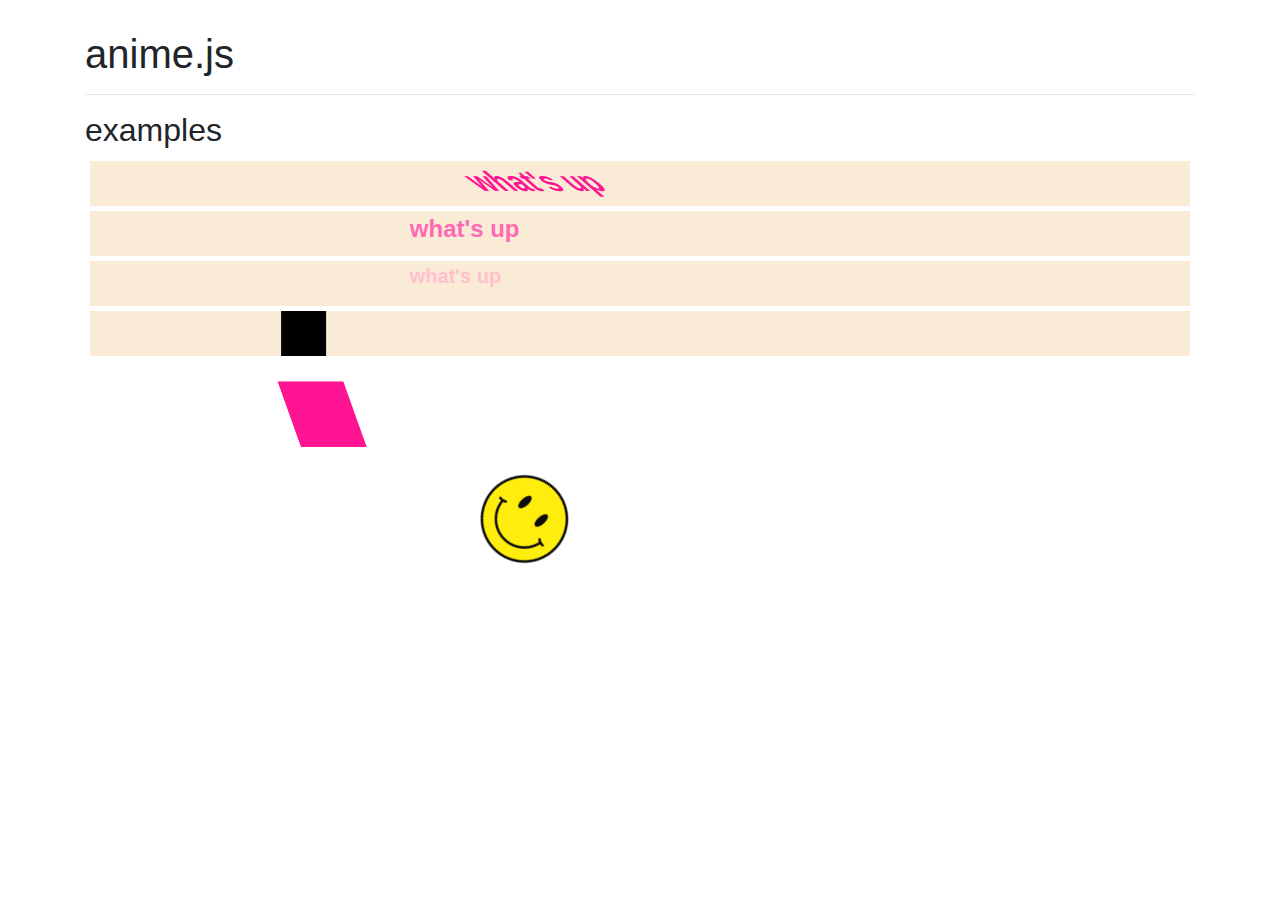
<file: animeCSS/index.html>
<!DOCTYPE html>
<html>

<head>
  <meta charset="UTF-8">
  <script src="libs/anime-master/lib/anime.min.js" type="text/javascript"></script>
  <link rel="stylesheet" href="anime.css">

  <!---bootstrap style-->
  <link rel="stylesheet" href="https://stackpath.bootstrapcdn.com/bootstrap/4.4.1/css/bootstrap.min.css" integrity="sha384-Vkoo8x4CGsO3+Hhxv8T/Q5PaXtkKtu6ug5TOeNV6gBiFeWPGFN9MuhOf23Q9Ifjh" crossorigin="anonymous">
    <script src="https://code.jquery.com/jquery-3.4.1.slim.min.js" integrity="sha384-J6qa4849blE2+poT4WnyKhv5vZF5SrPo0iEjwBvKU7imGFAV0wwj1yYfoRSJoZ+n" crossorigin="anonymous"></script>
    <script src="https://cdn.jsdelivr.net/npm/popper.js@1.16.0/dist/umd/popper.min.js" integrity="sha384-Q6E9RHvbIyZFJoft+2mJbHaEWldlvI9IOYy5n3zV9zzTtmI3UksdQRVvoxMfooAo" crossorigin="anonymous"></script>
    <script src="https://stackpath.bootstrapcdn.com/bootstrap/4.4.1/js/bootstrap.min.js" integrity="sha384-wfSDF2E50Y2D1uUdj0O3uMBJnjuUD4Ih7YwaYd1iqfktj0Uod8GCExl3Og8ifwB6" crossorigin="anonymous"></script>
</head>

<body>
  <div class="container" style="padding-top: 30px">
    <h1>anime.js</h1>
    <hr>
  </div>

  <div class="container">

    <div class="row">
        <div class="col">
            <h2>examples</h2>
        </div>
    </div>

    <div class="row1">
        <div class="txt"> what's up </div>
    </div>

    <div class="row1">
        <div id="id1"> what's up </div>
    </div>

    <div class="row1">
        <p class="txt2"> what's up </p>
    </div>

    <div class="row1">
      <svg class="box" width="800" height="180">
        <rect x="0" y="0" width="45" height="45"/>
      </svg>
    </div>
<br>

    <div class="row">
      <svg class="box3" width="800" height="180">
          <rect x="0" y="0" width="60" height="60" fill="deeppink"/>
      </svg>
    </div>
<br>

    <div class="row3">
      <img class="image" src="img/smiley.png" width="100" height="100">
    </div>

  </div> <!--container-->

  <script src="anime.js"></script>

</body>

</html>
</file>
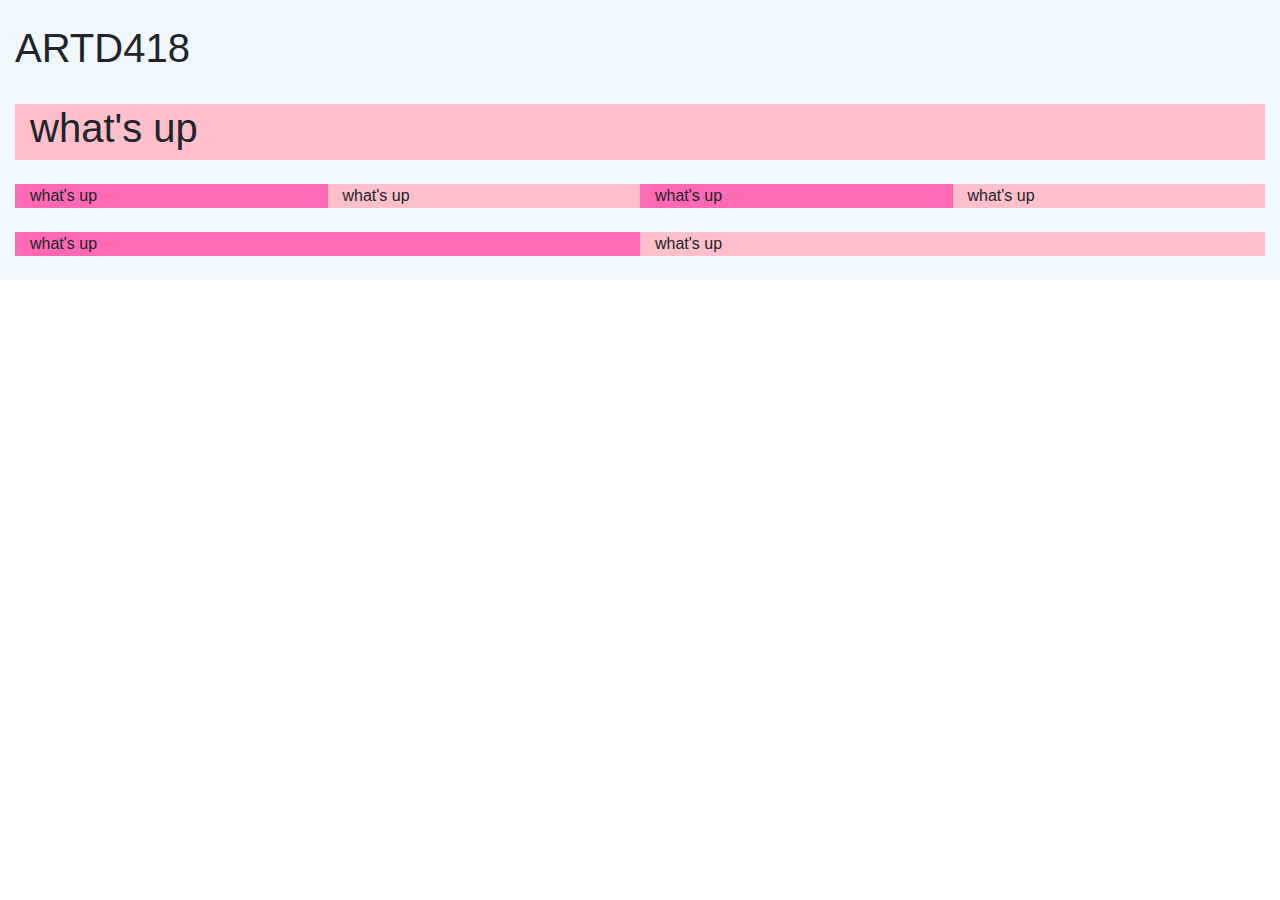
<file: Bootstrap/index.html>
<!DOCTYPE html>
<html>

<head>
	<link rel="stylesheet" href="https://maxcdn.bootstrapcdn.com/bootstrap/4.4.1/css/bootstrap.min.css">
	<script src="https://ajax.googleapis.com/ajax/libs/jquery/3.4.1/jquery.min.js"></script>
	<script src="https://cdnjs.cloudflare.com/ajax/libs/popper.js/1.16.0/umd/popper.min.js"></script>
	<script src="https://maxcdn.bootstrapcdn.com/bootstrap/4.4.1/js/bootstrap.min.js"></script>
</head>

<body>
	<div class="container-fluid" style="background-color:aliceblue">
		<br>
		<h1>ARTD418</h1>
		<br>

		<div class="container-fluid">

			<div class="row">
				<div class="col" style="background-color:pink">
					<h1>what's up<h2>
				</div><!---column-->

			</div><!---row--->
			<br>

			<div class="row">
				<div class="col" style="background-color:hotpink">what's up</div><!---column-->
				<div class="col" style="background-color:pink">what's up</div><!---column-->
				<div class="col" style="background-color:hotpink">what's up</div><!---column-->
				<div class="col" style="background-color:pink">what's up</div><!---column-->
			</div><!---row--->
			<br>

			<div class="row">
				<div class="col" style="background-color:hotpink">what's up</div><!---column-->

				<div class="col" style="background-color:pink">what's up</div><!---column-->
			</div><!---row--->
			<br>

		</div><!---row--->

	</div><!---container--->

</body>

</html>
</file>
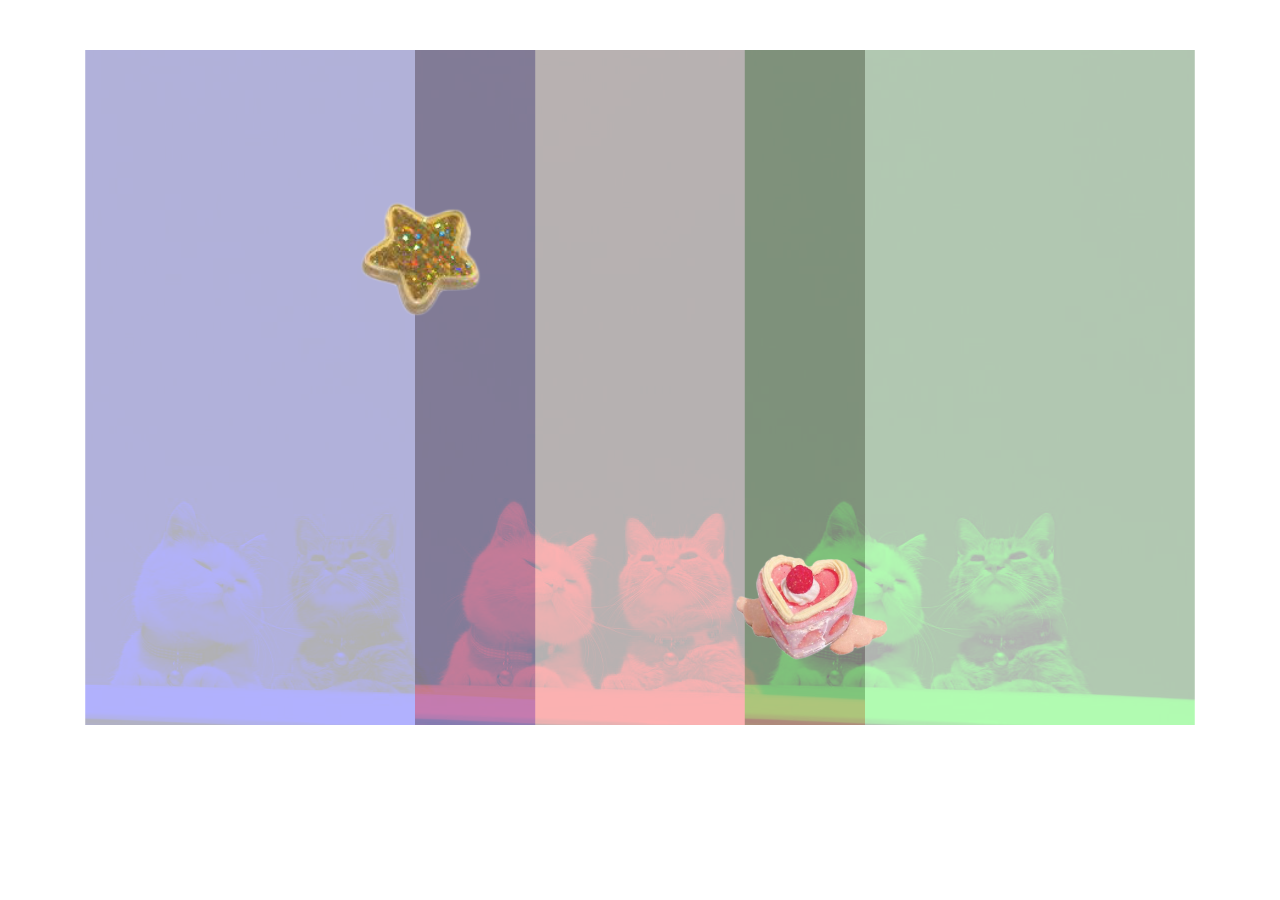
<file: photoAnime/index.html>
<!DOCTYPE html>
<html>

<head>
  <meta charset="UTF-8">
  <script src="libs/anime-master/lib/anime.min.js" type="text/javascript"></script>
  <script src="libs/p5.min.js"></script>
  <script src="libs/p5.dom.js"></script>
  <link rel="stylesheet" href="anime.css">

  <!---bootstrap style-->
  <link rel="stylesheet" href="https://stackpath.bootstrapcdn.com/bootstrap/4.4.1/css/bootstrap.min.css" integrity="sha384-Vkoo8x4CGsO3+Hhxv8T/Q5PaXtkKtu6ug5TOeNV6gBiFeWPGFN9MuhOf23Q9Ifjh" crossorigin="anonymous">
    <script src="https://code.jquery.com/jquery-3.4.1.slim.min.js" integrity="sha384-J6qa4849blE2+poT4WnyKhv5vZF5SrPo0iEjwBvKU7imGFAV0wwj1yYfoRSJoZ+n" crossorigin="anonymous"></script>
    <script src="https://cdn.jsdelivr.net/npm/popper.js@1.16.0/dist/umd/popper.min.js" integrity="sha384-Q6E9RHvbIyZFJoft+2mJbHaEWldlvI9IOYy5n3zV9zzTtmI3UksdQRVvoxMfooAo" crossorigin="anonymous"></script>
    <script src="https://stackpath.bootstrapcdn.com/bootstrap/4.4.1/js/bootstrap.min.js" integrity="sha384-wfSDF2E50Y2D1uUdj0O3uMBJnjuUD4Ih7YwaYd1iqfktj0Uod8GCExl3Og8ifwB6" crossorigin="anonymous"></script>
</head>

<body>
  <div class="container" style="padding-top: 50px">
    <div class="fixed">
      <img class="star" src="img/star.png" width="30%" height="30%">
    </div>

    <div class="fixed2">
      <img class="hellokitty" src="img/cake.png" width="30%" height="30%">
    </div>

    <div class="row">
      <div class="col">
        <img id="image1" src="img/bluecat.jpg">
      </div>
      <div class="col">
        <img class="image2" src="img/redcat.jpg">
      </div>
      <div class="col">
        <img class="image3" src="img/greencat.jpg">
      </div>
    </div>

    <div class="row">
    </div>

  </div>

  <script src="anime.js"></script>

</body>

</html>
</file>
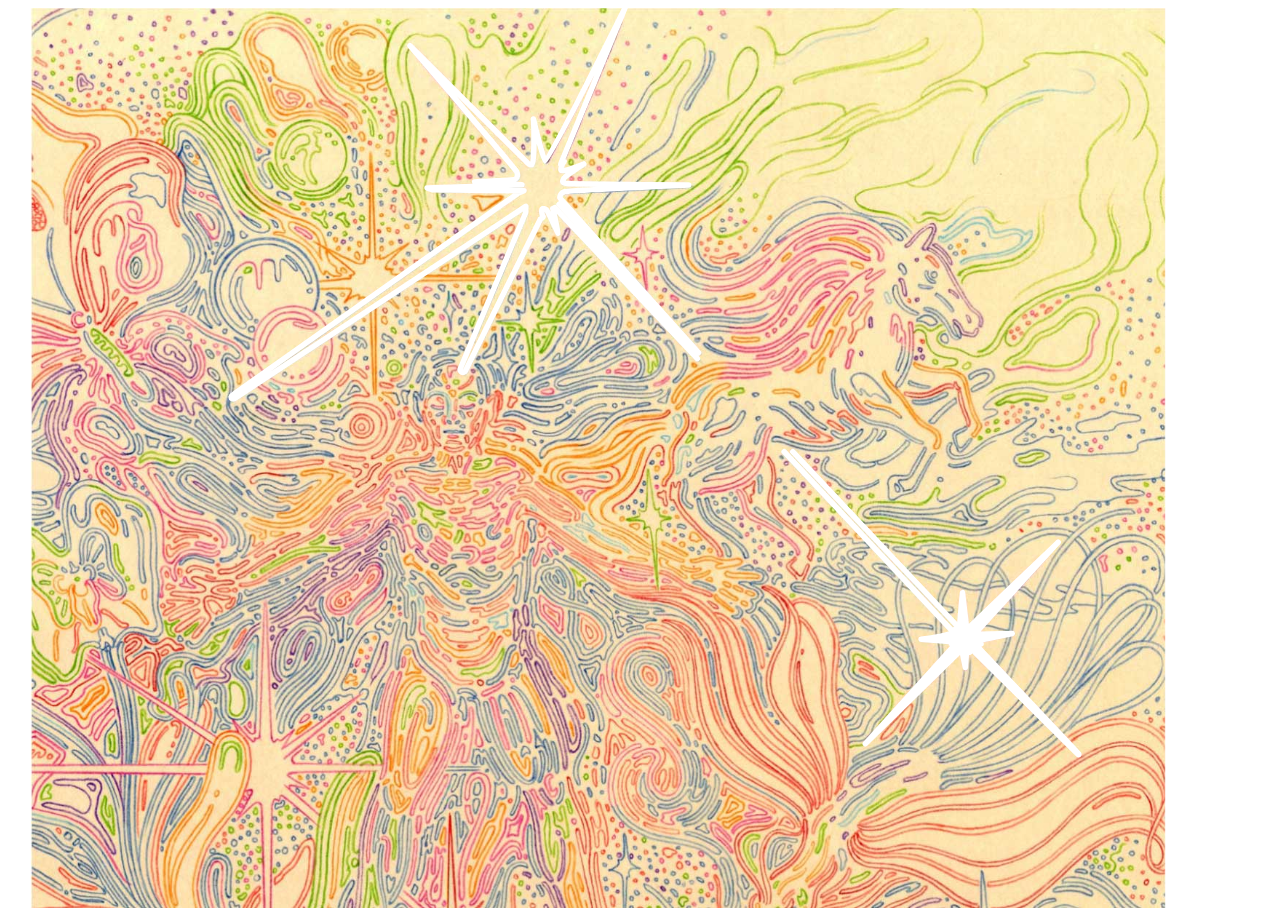
<file: svgAnime/index.html>
<!DOCTYPE html>
<html lang="en">

<head>
    <meta charset="UTF-8">

    <!-- libraries -->
    <script src="libs/p5.js" type="text/javascript"></script>
    <script src="libs/p5.dom.js" type="text/javascript"></script>
    <script src="libs/anime.min.js" type="text/javascript"></script>

    <!-- codigo javaScript -->
    <script src="p5_test.js"></script>

    <!-- css style -->
    <link rel="stylesheet" href="css/anime.css">

</head>


<body>
    <div class="anim">
        <!-- START SVG paths -->
      <?xml version="1.0" encoding="utf-8"?>
      <!-- Generator: Adobe Illustrator 24.0.3, SVG Export Plug-In . SVG Version: 6.00 Build 0)  -->
      <svg version="1.0" xmlns="http://www.w3.org/2000/svg" xmlns:xlink="http://www.w3.org/1999/xlink" x="0px" y="0px"
      	 viewBox="0 0 1648.9 1308.4" style="enable-background:new 0 0 1648.9 1308.4;" xml:space="preserve">
        <style type="text/css">
        	.st0{fill:none;stroke:#FFFFFF;stroke-width:5;stroke-linecap:round;stroke-miterlimit:10;}
        	.st1{fill:#FFFFFF;stroke:#FFFFFF;stroke-width:5;stroke-linecap:round;stroke-linejoin:round;stroke-miterlimit:10;}
        	.st2{fill:none;stroke:#FFFFFF;stroke-width:5;stroke-linecap:round;stroke-linejoin:round;stroke-miterlimit:10;}
        </style>
        <g id="Layer_1">

        		<image style="overflow:visible;" width="1562" height="1241" xlink:href="735AC42A57AC3853.jpg"  transform="matrix(1.0558 0 0 1.0558 -0.1116 -0.8701)">
        	</image>
        </g>
        <g id="Layer_2">
        	<path class="st0" d="M1107.6,645L1353,905.2c0,0-1.8,10.4-12.8,1.1L1095,645"/>
        	<path class="st1" d="M1376.4,925l5-0.4l-3.1-3.1c0.3-0.7,0.5-1.4,0.6-2.2l47.8-9.9l-49,0.9c-0.7-1.4-1.6-2.6-2.6-3.8l118.4-129.9
        		l-129.4,123.6c-1.3-0.3-2.7-0.6-4.1-0.7v-1.1l-5.7-48.5l-4.3,50.1l0,0.5c-5.4,1.6-9.8,4.8-12.2,8.9c-11.5,3.9-43.6,8.4-43.6,8.4
        		l41.9,3.1l0.3,0c0.8,2.7,2.5,5.1,4.7,7.1l-128.1,141.6l139.4-136.1c0.3,0.1,0.7,0.1,1,0.2l5.1,25l1.5-21.1v-3.8
        		c0.8-0.1,1.5-0.2,2.3-0.3l2.8,2.8v-3.5c0.9-0.3,1.7-0.6,2.6-0.9l155.3,153.7c1.3,0.1,0-1.7,0-1.7l-147.1-156L1376.4,925z"/>
        	<path class="st2" d="M767.9,285.2l202.8,216.1c0,0-200.3-222.9-201.3-224.7s0.3-8.2,6.6-9.7s180.2-9.7,180.2-9.7
        		S785.2,255.7,778,255c-7.3-0.7-4.7-5-2.9-7.8c1.8-2.8,28.6-20.5,28.6-20.5s-30.7,13-32.7,9.6c-2-3.3,4.2-13.4,4.2-13.4
        		s-7.8,10.4-3.8,0.9C775.5,214.3,863.7,0,863.7,0S752.3,223.8,748.3,222.7c-4-1.2-17.8-61.4-17.8-61.4c1.4,13.1,1.4,64.8-1.8,66.4
        		c-3.2,1.6-9.2-5.1-9.2-5.1L551.1,54.7c0,0,152,178.1,154.7,182.4c2.7,4.2,1.9,10.1-1.3,11.7c-3.2,1.6-59.4,4-59.4,4l68.9,4.2
        		l-138.1,4.5l8.5,2.9l132.5,1.3l-8.7,3.5l-415.8,294c-0.7,0.5-1.2,1.3-1.2,2.1l0,0c-0.2,2.4,2.5,4,4.5,2.7l423.7-279.6v9L624.4,524
        		c-0.9,2.1,0.1,4.5,2.2,5.4l0,0c2,0.8,4.3,0,5.3-2c13.8-28.2,107.8-219.6,108.9-220.7c1.2-1.2,5.2-2.8,3.6-4.2
        		c-1.6-1.4-2.2-9-1.2-10.3c1-1.4,4.8-0.2,6.6,1.4c1.8,1.6,16.3,34.2,16.7,33.6c0.4-0.6-7.8-35.6-7.8-35.6c1.6-0.4,2.8-1.4,2.8-1.4
        		l207.4,219.6"/>
        </g>
      </svg>

    </div>

        <!-- END SVG paths -->
    <script src="neweJSScript.js" type="text/javascript"></script>

</body>
</html>
</file>
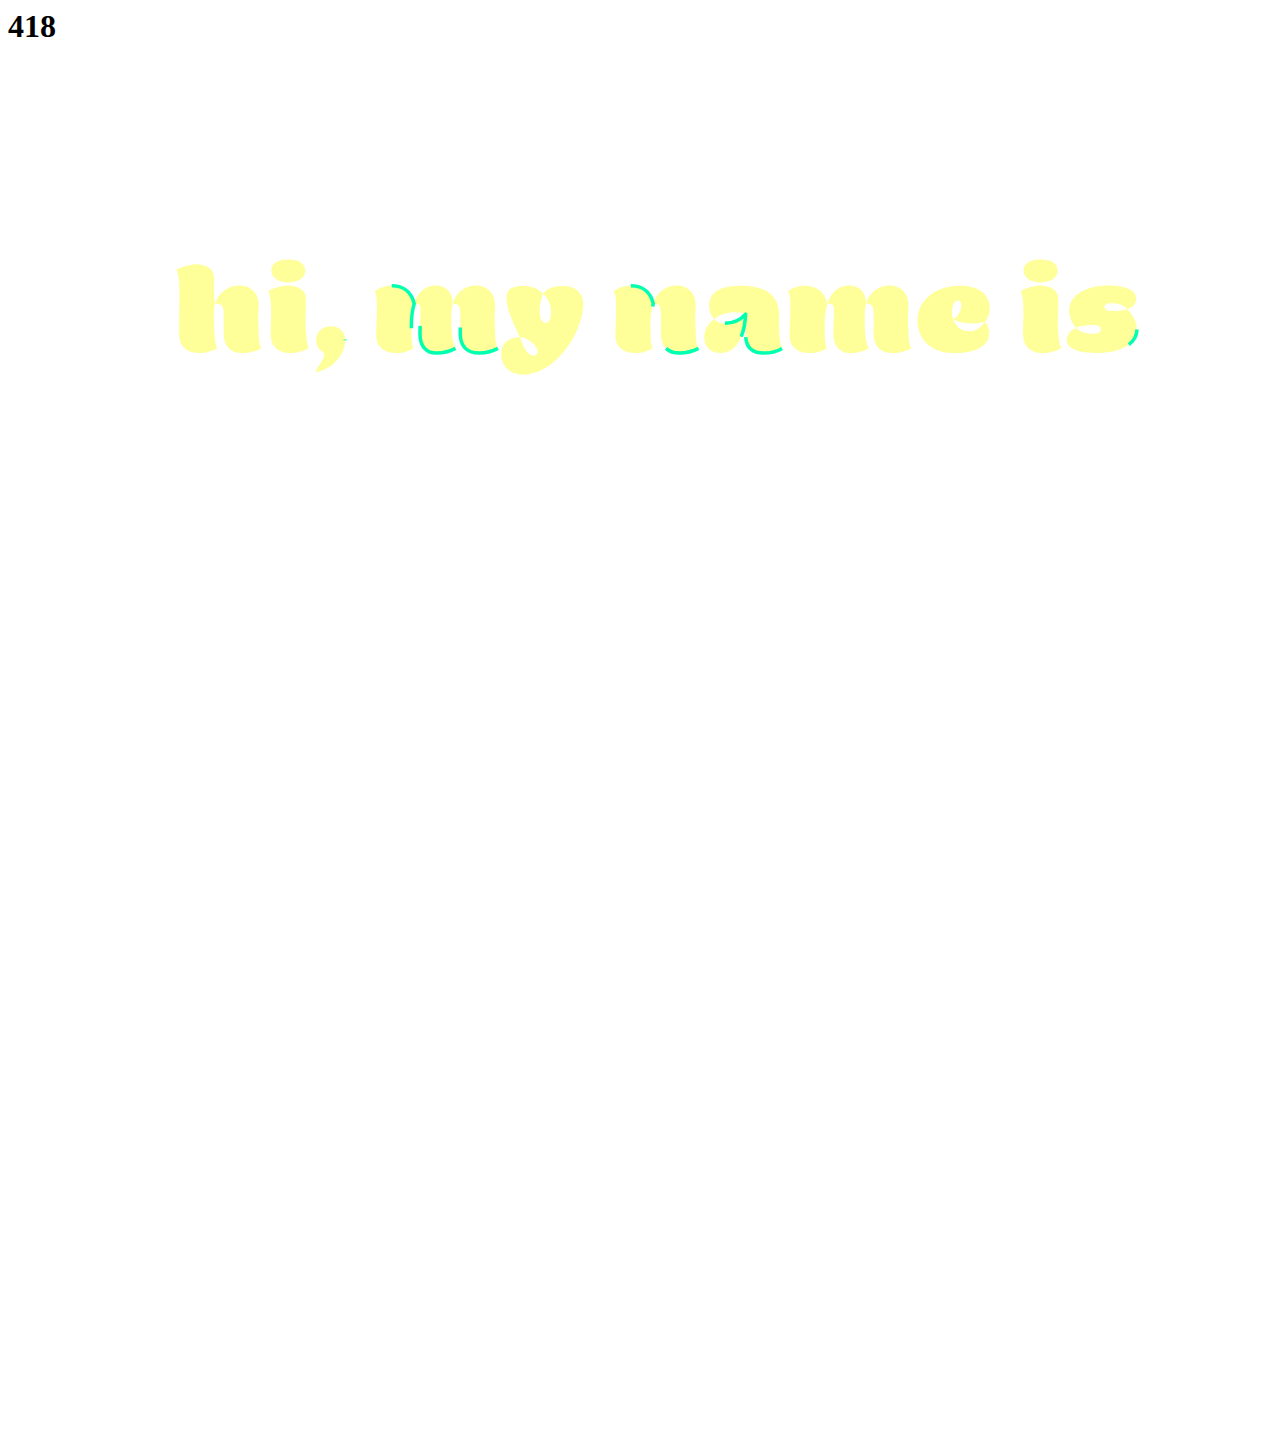
<file: SVGtextanime/index.html>
<html></<!DOCTYPE html>
<html lang="en" dir="ltr">
  <head>
    <meta charset="utf-8">

    <script src="libs/p5.min.js"></script>
    <script src="libs/anime.min.js"></script>

  </head>

  <body>
    <h1> 418 </h1>

    <?xml version="1.0" encoding="utf-8"?>
    <!-- Generator: Adobe Illustrator 24.0.3, SVG Export Plug-In . SVG Version: 6.00 Build 0)  -->
    <svg version="1.0" id="Layer_1" xmlns="http://www.w3.org/2000/svg" xmlns:xlink="http://www.w3.org/1999/xlink" x="0px" y="0px"
    	 viewBox="0 0 1080 1080" style="enable-background:new 0 0 1080 1080;" xml:space="preserve">
    <style type="text/css">
    	.st0{fill:#FFFF99;}
    	.st1{fill:none;stroke:#00FFB0;stroke-width:3;stroke-linejoin:round;}
    	.st2{fill:#FF7BAC;}
    	.st3{fill:none;stroke:#000000;}
    </style>
    <path class="st0" d="M178.7,241.3c-5.1,2.7-11.3,4-16.1,4c-11.3,0-16.5-7-16.4-16.7c0.1-16.6,0.4-26.3,0.2-38.9
    	c-0.2-6.9-0.4-10.3-2.4-15.7c5.1-2.8,12.2-4.7,17-4.7c8.2,0,15.1,4.1,15.1,11.3c0,5-0.6,16.7,0.8,22.4c-1.9,8.1-0.7,18-0.6,23.6
    	C176.6,232.7,177,236.8,178.7,241.3z M216.5,241.3c-5.1,2.7-11.3,4-16.1,4c-11.3,0-16.2-7-16.1-16.7c0-1.2,0.2-13.8-0.1-19
    	c-0.2-3.6-0.8-6.9-7.2-6.5c4.2-12.4,14.1-15.5,20.9-15.5c9.7,0,16.7,6.7,16.3,17.6c-0.5,13.2-0.4,6.8,0,21.5
    	C214.3,233.3,214.3,237,216.5,241.3z"/>
    <path class="st0" d="M256.9,241.3c-5.1,2.7-11.3,4-16.1,4c-11.3,0-16.5-7-16.4-16.7c0.1-8.8,0.5-13.9,0.4-20.6
    	c-0.2-6.9-0.4-10.3-2.3-15.7c5.1-2.8,12.2-4.7,17-4.7c8.2,0,15.1,4.1,15.1,11.3c0,10-0.6,20.9-0.1,27.7
    	C255,232.7,255.4,236.8,256.9,241.3z M225,174.8c0-5.7,4.8-9.4,14.5-9.4s14.5,3.8,14.5,9.4c0,7.8-8.9,10.2-14.6,10.2
    	C233.3,185,225,182.2,225,174.8z"/>
    <path class="st0" d="M288.2,233.7c0,10.7-7.9,23.7-23.8,27.8c-0.3,0.1-0.3,0.1-0.5,0.1c-0.7,0-1.1-0.3-1.1-0.7c0-0.3,0.1-0.5,0.5-1
    	c2.9-4.4,5.6-8.4,6.6-11.4c0.2-0.5,0.3-1,0.3-1.5c0-1.8-1.4-2.7-2.6-3.6c-2.9-2.1-4.3-5.4-4.3-9.2c0-7.5,5.7-11.9,12.9-11.9
    	C282.7,222.3,288.2,226.9,288.2,233.7z"/>
    <path class="st0" d="M327.9,187.7c8.2,0,16.5,3.8,19.2,15.5c-2.3,6.9-2.6,12.5-2.4,24.5c0.1,6.1,0.2,9.4,1.6,13.6
    	c-4.5,2.7-9.4,4-14.5,4c-11.3,0-17.6-6.5-17.2-15.7c0.6-15.6,0.5-13.4,0.6-25c0-5.1,0-8.2-2-11.9
    	C316.9,189.3,322.6,187.7,327.9,187.7z M382.4,241.3c-5.1,2.7-11.3,4-16.1,4c-10,0-14.4-7-14.3-16.7c0-1.2,0.4-13.8,0.5-19
    	c0.1-3.8,0.2-7-5.4-6.5c3.7-12.4,12.3-15.5,18.1-15.5c8.8,0,15.1,5.9,14.7,15.5c-1.1,5.6-1.4,12.2-0.8,23.6
    	C379.4,233.3,380.3,237,382.4,241.3z M418.6,241.3c-5.1,2.7-11.3,4-16.1,4c-11.3,0-16.1-7-16.1-16.7c0-1.2,0.2-13.8-0.1-19
    	c-0.2-3.6-0.7-6.9-6.3-6.5c4-12.4,13.5-15.5,19.9-15.5c9.7,0,16.7,6.7,16.3,17.6c-0.5,13.2-0.5,6.8,0,21.5
    	C416.4,233.3,416.5,237,418.6,241.3z"/>
    <path class="st0" d="M491.5,203.2c0,24.7-23.8,60.5-51.2,60.5c-13.6,0-18.8-9-18.8-17.4c0-10.2,7.6-14.6,15.9-14.6
    	c4.6,12.4,7.4,15.6,11.9,15.6c2,0,3.3-0.9,3.3-2.9c0-5.7-9.3-12.6-15.2-12.6c-6-12.5-11.5-25-11.5-33.5c0-8,4.8-10.4,14.4-10.4
    	c7.4,0,11.7,1.6,17.1,6.8c-1.8,3.3-3.1,9.1-3.1,14.8c0,6.6,2.1,10.1,5.3,10.1c2.7,0,4.4-4,4.4-9.4c0-7.2-3.5-12.5-6.6-15.5
    	c3.4-5.9,10.8-6.8,16.7-6.8C483.5,187.7,491.5,192.8,491.5,203.2z"/>
    <path class="st0" d="M532.2,187.7c8.2,0,16.5,3.8,19.2,15.5c-2.3,6.9-2.6,12.5-2.4,24.5c0.1,6.1,0.2,9.4,1.6,13.6
    	c-4.5,2.7-9.4,4-14.5,4c-11.3,0-17.6-6.5-17.2-15.7c0.6-15.6,0.5-13.4,0.6-25c0-5.1,0-8.2-2-11.9
    	C521.2,189.3,526.9,187.7,532.2,187.7z M590,241.3c-5.1,2.7-11.3,4-16.1,4c-11.3,0-16.2-7-16.1-16.7c0-1.2,0.2-13.8-0.1-19
    	c-0.2-3.6-0.7-6.9-6.3-6.5c4-12.4,13.5-15.5,19.9-15.5c9.7,0,16.7,6.7,16.3,17.6c-0.5,13.2-0.4,6.8,0,21.5
    	C587.8,233.3,587.9,237,590,241.3z"/>
    <path class="st0" d="M612.6,219.8c6.4,0,12.9-2.4,17.6-7.8c-0.6,14.9-5.7,33.3-21.1,33.3c-7.3,0-14.2-3.8-14.2-13.5
    	c0-5.8,2.5-11,8.4-15.6C605.9,219.1,608.3,219.8,612.6,219.8z M661.4,241.3c-5,3-11.8,4-15.8,4c-11.2,0-15.4-6.5-15.4-15.7v-17.6
    	c-2.9-0.9-5.5-1.5-9.2-1.5c-6.5,0-13.1,2-17.7,5.8c-4.2-4.8-4.7-10.9-3.8-14.9c1.9-11,14.3-13.7,25.6-13.7
    	c27.6,0,34.3,11.6,33.9,28.2c-0.1,3.7-0.1,7.2,0,10.9C659.1,231.6,659.6,236.5,661.4,241.3z"/>
    <path class="st0" d="M681.1,187.7c8.2,0,16.5,3.8,19.2,15.5c-2.3,6.9-2.6,12.5-2.4,24.5c0.1,6.1,0.2,9.4,1.6,13.6
    	c-4.5,2.7-9.4,4-14.5,4c-11.3,0-17.6-6.5-17.2-15.7c0.6-15.6,0.5-13.4,0.6-25c0-5.1,0-8.2-2-11.9
    	C670.1,189.3,675.8,187.7,681.1,187.7z M735.6,241.3c-5.1,2.7-11.3,4-16.1,4c-10,0-14.4-7-14.3-16.7c0-1.2,0.4-13.8,0.5-19
    	c0.1-3.8,0.2-7-5.4-6.5c3.7-12.4,12.3-15.5,18.1-15.5c8.8,0,15.1,5.9,14.7,15.5c-1.1,5.6-1.4,12.2-0.8,23.6
    	C732.6,233.3,733.5,237,735.6,241.3z M771.8,241.3c-5.1,2.7-11.3,4-16.1,4c-11.3,0-16.1-7-16.1-16.7c0-1.2,0.2-13.8-0.1-19
    	c-0.2-3.6-0.7-6.9-6.3-6.5c4-12.4,13.5-15.5,19.9-15.5c9.7,0,16.7,6.7,16.3,17.6c-0.5,13.2-0.5,6.8,0,21.5
    	C769.6,233.3,769.7,237,771.8,241.3z"/>
    <path class="st0" d="M838.3,228.3c0,13.5-17,17-29.2,17c-21.4,0-32-12.7-32-27.7c0-17.1,14.8-29.9,36.1-29.9
    	c14.2,0,25.7,5.8,25.7,19.4c0,4.1-1.6,8.4-4,11.7c-7.5,1.6-19.7,2.1-27.3-2.4c2,6.4,7,10.3,13.7,10.3c5.1,0,9.4-2.7,13.5-8
    	C837.2,220.8,838.3,224.7,838.3,228.3z M806.6,210c0,2.4,0.4,4.6,0.9,6.5c4.7-2.7,7-7.4,7-12c0-2.4-0.6-4.2-2.7-4.2
    	C808.1,200.3,806.6,205.8,806.6,210z"/>
    <path class="st0" d="M899.7,241.3c-5.1,2.7-11.3,4-16.1,4c-11.3,0-16.5-7-16.4-16.7c0.1-8.8,0.5-13.9,0.4-20.6
    	c-0.2-6.9-0.4-10.3-2.3-15.7c5.1-2.8,12.2-4.7,17-4.7c8.2,0,15.1,4.1,15.1,11.3c0,10-0.6,20.9-0.1,27.7
    	C897.8,232.7,898.2,236.8,899.7,241.3z M867.8,174.8c0-5.7,4.9-9.4,14.5-9.4c9.7,0,14.5,3.8,14.5,9.4c0,7.8-8.9,10.2-14.6,10.2
    	C876.1,185,867.8,182.2,867.8,174.8z"/>
    <path class="st0" d="M964.6,225.2c0,11.1-12,20.1-35.2,20.1c-9.6,0-24.8-1.7-24.8-11.3c0-4.2,3-8.1,7.9-10.2
    	c3.8,3.7,8.8,4.9,14.4,4.9c4.7,0,6.8-0.6,6.8-3.5s-2.1-3.8-6.4-3.8c-4.4,0-11.3,0.9-14.7,2.3c-3.2-3.3-5.9-9.4-5.9-15.1
    	c0-12.4,13.7-21.1,34-21.1c10.1,0,23.3,2.4,23.3,11.1c0,3.3-1.8,7.3-7.6,9.2c-3.3-3.8-8.4-5-13.2-5c-4.8,0-6.4,1.3-6.4,3.2
    	c0,1.8,1.6,3.4,7.6,3.4c3.9,0,9.6-0.6,12-1.6C962.2,213.8,964.6,220.1,964.6,225.2z"/>
    <path class="st1" d="M178.7,241.3c-5.1,2.7-11.3,4-16.1,4c-11.3,0-16.5-7-16.4-16.7c0.1-16.6,0.4-26.3,0.2-38.9
    	c-0.2-6.9-0.4-10.3-2.4-15.7c5.1-2.8,12.2-4.7,17-4.7c8.2,0,15.1,4.1,15.1,11.3c0,5-0.6,16.7,0.8,22.4c-1.9,8.1-0.7,18-0.6,23.6
    	C176.6,232.7,177,236.8,178.7,241.3z M216.5,241.3c-5.1,2.7-11.3,4-16.1,4c-11.3,0-16.2-7-16.1-16.7c0-1.2,0.2-13.8-0.1-19
    	c-0.2-3.6-0.8-6.9-7.2-6.5c4.2-12.4,14.1-15.5,20.9-15.5c9.7,0,16.7,6.7,16.3,17.6c-0.5,13.2-0.4,6.8,0,21.5
    	C214.3,233.3,214.3,237,216.5,241.3z"/>
    <path class="st1" d="M256.9,241.3c-5.1,2.7-11.3,4-16.1,4c-11.3,0-16.5-7-16.4-16.7c0.1-8.8,0.5-13.9,0.4-20.6
    	c-0.2-6.9-0.4-10.3-2.3-15.7c5.1-2.8,12.2-4.7,17-4.7c8.2,0,15.1,4.1,15.1,11.3c0,10-0.6,20.9-0.1,27.7
    	C255,232.7,255.4,236.8,256.9,241.3z M225,174.8c0-5.7,4.8-9.4,14.5-9.4s14.5,3.8,14.5,9.4c0,7.8-8.9,10.2-14.6,10.2
    	C233.3,185,225,182.2,225,174.8z"/>
    <path class="st1" d="M288.2,233.7c0,10.7-7.9,23.7-23.8,27.8c-0.3,0.1-0.3,0.1-0.5,0.1c-0.7,0-1.1-0.3-1.1-0.7c0-0.3,0.1-0.5,0.5-1
    	c2.9-4.4,5.6-8.4,6.6-11.4c0.2-0.5,0.3-1,0.3-1.5c0-1.8-1.4-2.7-2.6-3.6c-2.9-2.1-4.3-5.4-4.3-9.2c0-7.5,5.7-11.9,12.9-11.9
    	C282.7,222.3,288.2,226.9,288.2,233.7z"/>
    <path class="st1" d="M327.9,187.7c8.2,0,16.5,3.8,19.2,15.5c-2.3,6.9-2.6,12.5-2.4,24.5c0.1,6.1,0.2,9.4,1.6,13.6
    	c-4.5,2.7-9.4,4-14.5,4c-11.3,0-17.6-6.5-17.2-15.7c0.6-15.6,0.5-13.4,0.6-25c0-5.1,0-8.2-2-11.9
    	C316.9,189.3,322.6,187.7,327.9,187.7z M382.4,241.3c-5.1,2.7-11.3,4-16.1,4c-10,0-14.4-7-14.3-16.7c0-1.2,0.4-13.8,0.5-19
    	c0.1-3.8,0.2-7-5.4-6.5c3.7-12.4,12.3-15.5,18.1-15.5c8.8,0,15.1,5.9,14.7,15.5c-1.1,5.6-1.4,12.2-0.8,23.6
    	C379.4,233.3,380.3,237,382.4,241.3z M418.6,241.3c-5.1,2.7-11.3,4-16.1,4c-11.3,0-16.1-7-16.1-16.7c0-1.2,0.2-13.8-0.1-19
    	c-0.2-3.6-0.7-6.9-6.3-6.5c4-12.4,13.5-15.5,19.9-15.5c9.7,0,16.7,6.7,16.3,17.6c-0.5,13.2-0.5,6.8,0,21.5
    	C416.4,233.3,416.5,237,418.6,241.3z"/>
    <path class="st1" d="M491.5,203.2c0,24.7-23.8,60.5-51.2,60.5c-13.6,0-18.8-9-18.8-17.4c0-10.2,7.6-14.6,15.9-14.6
    	c4.6,12.4,7.4,15.6,11.9,15.6c2,0,3.3-0.9,3.3-2.9c0-5.7-9.3-12.6-15.2-12.6c-6-12.5-11.5-25-11.5-33.5c0-8,4.8-10.4,14.4-10.4
    	c7.4,0,11.7,1.6,17.1,6.8c-1.8,3.3-3.1,9.1-3.1,14.8c0,6.6,2.1,10.1,5.3,10.1c2.7,0,4.4-4,4.4-9.4c0-7.2-3.5-12.5-6.6-15.5
    	c3.4-5.9,10.8-6.8,16.7-6.8C483.5,187.7,491.5,192.8,491.5,203.2z"/>
    <path class="st1" d="M532.2,187.7c8.2,0,16.5,3.8,19.2,15.5c-2.3,6.9-2.6,12.5-2.4,24.5c0.1,6.1,0.2,9.4,1.6,13.6
    	c-4.5,2.7-9.4,4-14.5,4c-11.3,0-17.6-6.5-17.2-15.7c0.6-15.6,0.5-13.4,0.6-25c0-5.1,0-8.2-2-11.9
    	C521.2,189.3,526.9,187.7,532.2,187.7z M590,241.3c-5.1,2.7-11.3,4-16.1,4c-11.3,0-16.2-7-16.1-16.7c0-1.2,0.2-13.8-0.1-19
    	c-0.2-3.6-0.7-6.9-6.3-6.5c4-12.4,13.5-15.5,19.9-15.5c9.7,0,16.7,6.7,16.3,17.6c-0.5,13.2-0.4,6.8,0,21.5
    	C587.8,233.3,587.9,237,590,241.3z"/>
    <path class="st1" d="M612.6,219.8c6.4,0,12.9-2.4,17.6-7.8c-0.6,14.9-5.7,33.3-21.1,33.3c-7.3,0-14.2-3.8-14.2-13.5
    	c0-5.8,2.5-11,8.4-15.6C605.9,219.1,608.3,219.8,612.6,219.8z M661.4,241.3c-5,3-11.8,4-15.8,4c-11.2,0-15.4-6.5-15.4-15.7v-17.6
    	c-2.9-0.9-5.5-1.5-9.2-1.5c-6.5,0-13.1,2-17.7,5.8c-4.2-4.8-4.7-10.9-3.8-14.9c1.9-11,14.3-13.7,25.6-13.7
    	c27.6,0,34.3,11.6,33.9,28.2c-0.1,3.7-0.1,7.2,0,10.9C659.1,231.6,659.6,236.5,661.4,241.3z"/>
    <path class="st1" d="M681.1,187.7c8.2,0,16.5,3.8,19.2,15.5c-2.3,6.9-2.6,12.5-2.4,24.5c0.1,6.1,0.2,9.4,1.6,13.6
    	c-4.5,2.7-9.4,4-14.5,4c-11.3,0-17.6-6.5-17.2-15.7c0.6-15.6,0.5-13.4,0.6-25c0-5.1,0-8.2-2-11.9
    	C670.1,189.3,675.8,187.7,681.1,187.7z M735.6,241.3c-5.1,2.7-11.3,4-16.1,4c-10,0-14.4-7-14.3-16.7c0-1.2,0.4-13.8,0.5-19
    	c0.1-3.8,0.2-7-5.4-6.5c3.7-12.4,12.3-15.5,18.1-15.5c8.8,0,15.1,5.9,14.7,15.5c-1.1,5.6-1.4,12.2-0.8,23.6
    	C732.6,233.3,733.5,237,735.6,241.3z M771.8,241.3c-5.1,2.7-11.3,4-16.1,4c-11.3,0-16.1-7-16.1-16.7c0-1.2,0.2-13.8-0.1-19
    	c-0.2-3.6-0.7-6.9-6.3-6.5c4-12.4,13.5-15.5,19.9-15.5c9.7,0,16.7,6.7,16.3,17.6c-0.5,13.2-0.5,6.8,0,21.5
    	C769.6,233.3,769.7,237,771.8,241.3z"/>
    <path class="st1" d="M838.3,228.3c0,13.5-17,17-29.2,17c-21.4,0-32-12.7-32-27.7c0-17.1,14.8-29.9,36.1-29.9
    	c14.2,0,25.7,5.8,25.7,19.4c0,4.1-1.6,8.4-4,11.7c-7.5,1.6-19.7,2.1-27.3-2.4c2,6.4,7,10.3,13.7,10.3c5.1,0,9.4-2.7,13.5-8
    	C837.2,220.8,838.3,224.7,838.3,228.3z M806.6,210c0,2.4,0.4,4.6,0.9,6.5c4.7-2.7,7-7.4,7-12c0-2.4-0.6-4.2-2.7-4.2
    	C808.1,200.3,806.6,205.8,806.6,210z"/>
    <path class="st1" d="M899.7,241.3c-5.1,2.7-11.3,4-16.1,4c-11.3,0-16.5-7-16.4-16.7c0.1-8.8,0.5-13.9,0.4-20.6
    	c-0.2-6.9-0.4-10.3-2.3-15.7c5.1-2.8,12.2-4.7,17-4.7c8.2,0,15.1,4.1,15.1,11.3c0,10-0.6,20.9-0.1,27.7
    	C897.8,232.7,898.2,236.8,899.7,241.3z M867.8,174.8c0-5.7,4.9-9.4,14.5-9.4c9.7,0,14.5,3.8,14.5,9.4c0,7.8-8.9,10.2-14.6,10.2
    	C876.1,185,867.8,182.2,867.8,174.8z"/>
    <path class="st1" d="M964.6,225.2c0,11.1-12,20.1-35.2,20.1c-9.6,0-24.8-1.7-24.8-11.3c0-4.2,3-8.1,7.9-10.2
    	c3.8,3.7,8.8,4.9,14.4,4.9c4.7,0,6.8-0.6,6.8-3.5s-2.1-3.8-6.4-3.8c-4.4,0-11.3,0.9-14.7,2.3c-3.2-3.3-5.9-9.4-5.9-15.1
    	c0-12.4,13.7-21.1,34-21.1c10.1,0,23.3,2.4,23.3,11.1c0,3.3-1.8,7.3-7.6,9.2c-3.3-3.8-8.4-5-13.2-5c-4.8,0-6.4,1.3-6.4,3.2
    	c0,1.8,1.6,3.4,7.6,3.4c3.9,0,9.6-0.6,12-1.6C962.2,213.8,964.6,220.1,964.6,225.2z"/>
    </svg>



    <script src="src/script.js"></script>

  </body>
</html>
</file>
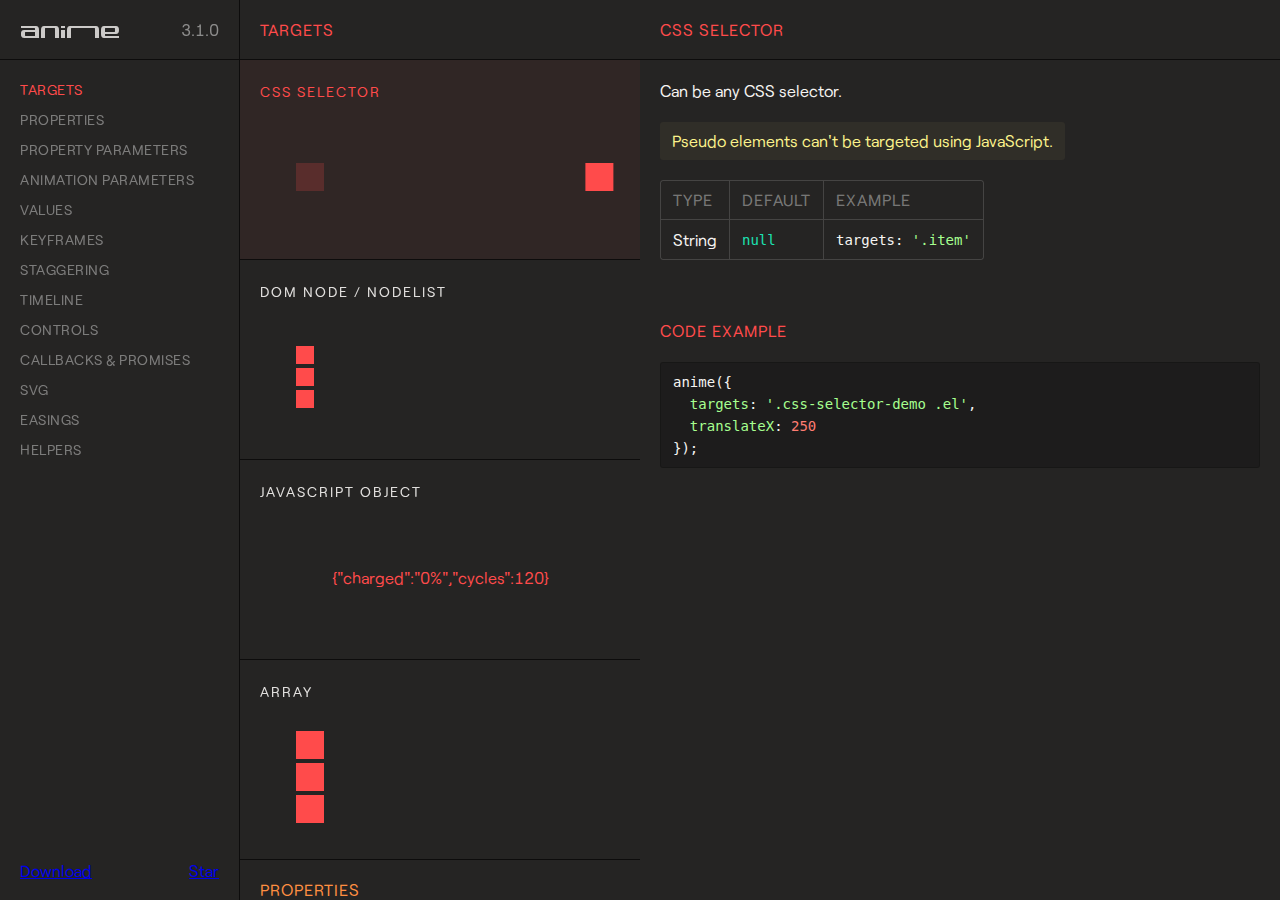
<file: animeCSS/libs/anime-master/documentation/index.html>
<!DOCTYPE html>
<html>
<head>
  <title>Documentation | anime.js</title>
  <meta charset="utf-8">
  <meta name="viewport" content="width=device-width, initial-scale=1, maximum-scale=1">

  <meta property="og:title" content="anime.js">
  <meta property="og:url" content="https://animejs.com">
  <meta property="og:description" content="Javascript animation engine">
  <meta property="og:image" content="https://animejs.com/documentation/assets/img/social-media-image.png">

  <meta name="twitter:card" content="summary_large_image">
  <meta name="twitter:site" content="@juliangarnier">
  <meta name="twitter:creator" content="@juliangarnier">
  <meta name="twitter:title" content="anime.js">
  <meta name="twitter:description" content="Javascript animation engine">
  <meta name="twitter:image" content="https://animejs.com/documentation/assets/img/social-media-image.png">

  <link rel="apple-touch-icon-precomposed" href="assets/img/apple-touch-icon.png">
  <link rel="icon" type="image/png" href="assets/img/favicon.png" >

  <link href="//cloud.typenetwork.com/projects/2160/fontface.css/" rel="stylesheet" type="text/css">

  <link href="assets/css/animejs.css" rel="stylesheet">
  <link href="assets/css/anime-theme.css" rel="stylesheet">
  <link href="assets/css/documentation.css" rel="stylesheet">

  <script src="../lib/anime.min.js"></script>
</head>
<body>
  <div class="content">
    <header class="header">
    <a class="logo" href="https://github.com/juliangarnier/anime/">
      <img class="anime-mini-logo" src="assets/img/anime-mini-logo.svg" />
      <span class="version-number"></span>
    </a>
    </header>
    <section class="pane sidebar">
      <nav class="navigation"></nav>
      <div class="sidebar-info">
        <a class="github-button" href="https://github.com/juliangarnier/anime/archive/master.zip" data-icon="octicon-cloud-download" aria-label="Download juliangarnier/anime on GitHub">Download</a>
        <a class="github-button" href="https://github.com/juliangarnier/anime" data-show-count="true" aria-label="Star juliangarnier/anime on GitHub">Star</a>
      </div>
    </section>
    <section class="pane demos">

<!-- TARGETS -->
<article id="targets" class="color-targets">
  <header>
    <h2 class="demos-title">Targets</h2>
  </header>

<div id="cssSelector" class="demo">
  <h3 class="demo-title">CSS Selector</h3>
  <div class="demo-description">
    <p>Can be any CSS selector.</p>
    <p class="bubble warning">Pseudo elements can't be targeted using JavaScript.</p>
    <table>
      <thead>
        <td>Type</td>
        <td>Default</td>
        <td>Example</td>
      </thead>
      <tr>
        <td>String</td>
        <td><code>null</code></td>
        <td><code>targets: '.item'</code></td>
      </tr>
    </table>
  </div>
  <div class="demo-content css-selector-demo">
    <div class="line">
      <div class="square shadow"></div>
      <div class="square el"></div>
    </div>
  </div>
  <script>var cssSelector = function() {
/*DEMO*/
anime({
  targets: '.css-selector-demo .el',
  translateX: 250
});
/*DEMO*/
}
  </script>

</div>

<div id="domNode" class="demo">
  <h3 class="demo-title">DOM Node / NodeList</h3>
  <div class="demo-description">
    <p>
      Can be any DOM Node or NodeList.
    </p>
    <table>
      <thead>
        <td>Type</td>
        <td>Default</td>
        <td>Example</td>
      </thead>
      <tr>
        <td>DOM Node</td>
        <td><code>null</code></td>
        <td><code>targets: el.querySelector('.item')</code></td>
      </tr>
      <tr>
        <td>NodeList</td>
        <td><code>null</code></td>
        <td><code>targets: el.querySelectorAll('.item')</code></td>
      </tr>
    </table>
  </div>
  <div class="demo-content dom-node-demo">
    <div class="line">
      <div class="small square shadow"></div>
      <div class="small square el"></div>
    </div>
    <div class="line">
      <div class="small square shadow"></div>
      <div class="small square el"></div>
    </div>
    <div class="line">
      <div class="small square shadow"></div>
      <div class="small square el"></div>
    </div>
  </div>
  <script>var domNode = function() {
/*DEMO*/
var elements = document.querySelectorAll('.dom-node-demo .el');

anime({
  targets: elements,
  translateX: 270
});
/*DEMO*/
}
  </script>
</div>

<div id="JSobject" class="demo">
  <h3 class="demo-title">JavaScript Object</h3>
  <div class="demo-description">
    <p>
      A JavaScript Object with at least one property containing a numerical value.
    </p>
    <table>
      <thead>
        <td>Type</td>
        <td>Default</td>
        <td>Example</td>
      </thead>
      <tr>
        <td>Object</td>
        <td><code>null</code></td>
        <td><code>targets: myObjectProp</code></td>
      </tr>
    </table>
  </div>
  <div class="demo-content">
    <pre class="battery-log">{"charged":"0%","cycles":120}</pre>
  </div>
  <script>var JSobject = function() {
/*DEMO*/
var logEl = document.querySelector('.battery-log');

var battery = {
  charged: '0%',
  cycles: 120
}

anime({
  targets: battery,
  charged: '100%',
  cycles: 130,
  round: 1,
  easing: 'linear',
  update: function() {
    logEl.innerHTML = JSON.stringify(battery);
  }
});
/*DEMO*/
}
  </script>
<script>
</script>
</div>

<div id="array" class="demo">
  <h3 class="demo-title">Array</h3>
  <div class="demo-description">
    <p>
      An array containing multiple targets.
    </p>
    <p class="bubble info">
      Accepts mixed types. E.g. <code>['.el', domNode, jsObject]</code>
    </p>
    <table>
      <thead>
        <td>Type</td>
        <td>Default</td>
        <td>Example</td>
      </thead>
      <tr>
        <td>Array</td>
        <td><code>null</code></td>
        <td><code>targets: ['.item', el.getElementById('#thing')]</code></td>
      </tr>
    </table>
  </div>
  <div class="demo-content mixed-array-demo">
    <div class="line">
      <div class="square shadow"></div>
      <div class="square el el-01"></div>
    </div>
    <div class="line">
      <div class="square shadow"></div>
      <div class="square el el-02"></div>
    </div>
    <div class="line">
      <div class="square shadow"></div>
      <div class="square el el-03"></div>
    </div>
  </div>
  <script>var array = function() {
/*DEMO*/
var el = document.querySelector('.mixed-array-demo .el-01');

anime({
  targets: [el, '.mixed-array-demo .el-02', '.mixed-array-demo .el-03'],
  translateX: 250
});
/*DEMO*/
}
  </script>

</div>

</article>
<!-- -->

<!-- ANIMATABLE PROPERTIES -->
<article id="properties" class="color-properties">
<header>
  <h2 class="demos-title">Properties</h2>
</header>

<div id="cssProperties" class="demo">
  <h3 class="demo-title">CSS Properties</h3>
  <div class="demo-description">
    <p>
      Any CSS properties can be animated.
    </p>
    <p class="bubble warning">
      Most CSS properties will cause layout changes or repaint, and will result in choppy animation.
      Prioritize opacity and CSS transforms as much as possible.
    </p>
    <p>More details about accepted values in the <a class="color-values" href="#unitlessValue">values</a> section.</p>
    <table>
      <thead>
        <td>Example</td>
        <td>value</td>
      </thead>
      <tr>
        <td><code>opacity</code></td>
        <td><code>.5</code></td>
      </tr>
      <tr>
        <td><code>left</code></td>
        <td><code>'100px'</code></td>
      </tr>
    </table>
  </div>
  <div class="demo-content css-prop-demo">
    <div class="large square shadow"></div>
    <div class="large square el"></div>
  </div>
  <script>var cssProperties = function() {
/*DEMO*/
anime({
  targets: '.css-prop-demo .el',
  left: '240px',
  backgroundColor: '#FFF',
  borderRadius: ['0%', '50%'],
  easing: 'easeInOutQuad'
});
/*DEMO*/
}
  </script>
</div>

<div id="CSStransforms" class="demo">
  <h3 class="demo-title">CSS Transforms</h3>
  <div class="demo-description">
    <p>
      Animate CSS transforms properties individually.
    </p>
    <p class="bubble info">
      It's possible to specify different timing for each transforms properties, more details in the <a class="color-prop-params" href="#specificPropParameters">specific property parameters</a> section.
    </p>
    <p>More details about accepted values in the <a class="color-values" href="#unitlessValue">values</a> section.</p>
    <table>
      <thead>
        <td>Valid properties</td>
        <td>Default unit</td>
      </thead>
      <tr><td><code>'translateX'</code></td><td><code>'px'</code></td></tr>
      <tr><td><code>'translateY'</code></td><td><code>'px'</code></td></tr>
      <tr><td><code>'translateZ'</code></td><td><code>'px'</code></td></tr>
      <tr><td><code>'rotate'</code></td><td><code>'deg'</code></td></tr>
      <tr><td><code>'rotateX'</code></td><td><code>'deg'</code></td></tr>
      <tr><td><code>'rotateY'</code></td><td><code>'deg'</code></td></tr>
      <tr><td><code>'rotateZ'</code></td><td><code>'deg'</code></td></tr>
      <tr><td><code>'scale'</code></td><td><code>—</code></td></tr>
      <tr><td><code>'scaleX'</code></td><td><code>—</code></td></tr>
      <tr><td><code>'scaleY'</code></td><td><code>—</code></td></tr>
      <tr><td><code>'scaleZ'</code></td><td><code>—</code></td></tr>
      <tr><td><code>'skew'</code></td><td><code>'deg'</code></td></tr>
      <tr><td><code>'skewX'</code></td><td><code>'deg'</code></td></tr>
      <tr><td><code>'skewY'</code></td><td><code>'deg'</code></td></tr>
      <tr><td><code>'perspective'</code></td><td><code>'px'</code></td></tr>
    </table>
  </div>
  <div class="demo-content css-transforms-demo">
    <div class="square shadow"></div>
    <div class="square el"></div>
  </div>
  <script>var CSStransforms = function() {
/*DEMO*/
anime({
  targets: '.css-transforms-demo .el',
  translateX: 250,
  scale: 2,
  rotate: '1turn'
});
/*DEMO*/
}
  </script>
</div>

<div id="JSobjProp" class="demo">
  <h3 class="demo-title">Object properties</h3>
  <div class="demo-description">
    <p>
      Any Object property containing a numerical value can be animated.<br>
      More details about accepted values in the <a class="color-values" href="#unitlessValue">values</a> section.
    </p>
    <table>
      <thead>
        <td>Example</td>
        <td>value</td>
      </thead>
      <tr>
        <td><code>prop1</code></td>
        <td><code>50</code></td>
      </tr>
      <tr>
        <td><code>'prop2'</code></td>
        <td><code>'100%'</code></td>
      </tr>
    </table>
  </div>
  <div class="demo-content">
    <pre class="js-object-log">{"prop1":0,"prop2":"0%"}</pre>
  </div>
  <script>var JSobjProp = function() {
/*DEMO*/
var objPropLogEl = document.querySelector('.js-object-log');

var myObject = {
  prop1: 0,
  prop2: '0%'
}

anime({
  targets: myObject,
  prop1: 50,
  prop2: '100%',
  easing: 'linear',
  round: 1,
  update: function() {
    objPropLogEl.innerHTML = JSON.stringify(myObject);
  }
});
/*DEMO*/
}
  </script>
</div>

<div id="domAttr" class="demo">
  <h3 class="demo-title">DOM Attributes</h3>
  <div class="demo-description">
    <p>
      Any DOM Attributes containing a numerical value can be animated.<br>
      More details about accepted values in the <a class="color-values" href="#unitlessValue">values</a> section.
    </p>
    <table>
      <thead>
        <td>Example</td>
        <td>value</td>
      </thead>
      <tr>
        <td><code>value</code></td>
        <td><code>1000</code></td>
      </tr>
      <tr>
        <td><code>volume</code></td>
        <td><code>0</code></td>
      </tr>
      <tr>
        <td><code>data-custom</code></td>
        <td><code>'3 dogs'</code></td>
      </tr>
    </table>
  </div>
  <div class="demo-content dom-attribute-demo">
    <input class="el text-output" value="0"></input>
  </div>
  <script>var domAttr = function() {
/*DEMO*/
anime({
  targets: '.dom-attribute-demo input',
  value: [0, 1000],
  round: 1,
  easing: 'easeInOutExpo'
});
/*DEMO*/
}
  </script>
</div>

<div id="svgAttr" class="demo">
  <h3 class="demo-title">SVG Attributes</h3>
  <div class="demo-description">
    <p>
      Like any other <a class="color-properties" href="#domAttr">DOM attributes</a>, all SVG attributes containing at least one numerical value can be animated.<br>
      More details about accepted values in the <a class="color-values" href="#unitlessValue">values</a> section and SVG animation in the <a class="color-svg" href="#motionPath">SVG</a> section.
    </p>
    <table>
      <thead>
        <td>Example</td>
        <td>value</td>
      </thead>
      <tr>
        <td><code>points</code></td>
        <td><code>'64 68.64 8.574 100 63.446 67.68 64 4 64.554 67.68 119.426 100'</code></td>
      </tr>
      <tr>
        <td><code>scale</code></td>
        <td><code>1</code></td>
      </tr>
      <tr>
        <td><code>baseFrequency</code></td>
        <td><code>0</code></td>
      </tr>
    </table>
  </div>
  <div class="demo-content align-center svg-attributes-demo">
<svg width="128" height="128" viewBox="0 0 128 128">
  <filter id="displacementFilter">
    <feTurbulence type="turbulence" baseFrequency=".05" numOctaves="2" result="turbulence"/>
    <feDisplacementMap in2="turbulence" in="SourceGraphic" scale="15" xChannelSelector="R" yChannelSelector="G"/>
  </filter>
  <polygon points="64 68.64 8.574 100 63.446 67.68 64 4 64.554 67.68 119.426 100" style="filter: url(#displacementFilter)" fill="currentColor"/>
</svg>
  </div>
  <script>var svgAttr = function() {
  // Needed to reset demo
  var polyEl = document.querySelector('.svg-attributes-demo polygon');
  var feTurbulenceEl = document.querySelector('feTurbulence');
  var feDisplacementMap = document.querySelector('feDisplacementMap');
  polyEl.setAttribute('points', '64 68.64 8.574 100 63.446 67.68 64 4 64.554 67.68 119.426 100');
  feTurbulenceEl.setAttribute('baseFrequency', '.05');
  feDisplacementMap.setAttribute('scale', '15');
/*DEMO*/
anime({
  targets: ['.svg-attributes-demo polygon', 'feTurbulence', 'feDisplacementMap'],
  points: '64 128 8.574 96 8.574 32 64 0 119.426 32 119.426 96',
  baseFrequency: 0,
  scale: 1,
  loop: true,
  direction: 'alternate',
  easing: 'easeInOutExpo'
});
/*DEMO*/
}
  </script>

</div>

</article>
<!-- -->

<!-- PROPERTY PARAMETERS -->
<article id="propertyParameters" class="color-prop-params">
  <header>
    <h2 class="demos-title">Property parameters</h2>
  </header>

<div id="duration" class="demo">
  <h3 class="demo-title">Duration</h3>
  <div class="demo-description">
    <p>
      Defines the duration in milliseconds of the animation.
    </p>
    <table>
      <thead>
        <td>Type</td>
        <td>Default</td>
        <td>Example</td>
      </thead>
      <tr>
        <td>Number</td>
        <td><code>1000</code></td>
        <td><code>3000</code></td>
      </tr>
      <tr>
        <td>anime.stagger</td>
        <td>See <a class="color-staggering" href="#staggeringBasics">staggering</a> section</td>
        <td><code>anime.stagger(150)</code></td>
      </tr>
      <tr>
        <td>Function</td>
        <td>See <a class="color-prop-params" href="#functionBasedParameters">function based parameters</a> section</td>
        <td><code>(el, i) => i * 150</code></td>
      </tr>
    </table>
  </div>
  <div class="demo-content duration-demo">
    <div class="label">3000 ms</div>
    <div class="square shadow"></div>
    <div class="square el"></div>
  </div>
  <script>var duration = function() {
/*DEMO*/
anime({
  targets: '.duration-demo .el',
  translateX: 250,
  duration: 3000
});
/*DEMO*/
}
  </script>
</div>

<div id="delay" class="demo">
  <h3 class="demo-title">Delay</h3>
  <div class="demo-description">
    <p>
      Defines the delay in milliseconds of the animation.
    </p>
    <table>
      <thead>
        <td>Type</td>
        <td>Default</td>
        <td>Example</td>
      </thead>
      <tr>
        <td>Number</td>
        <td><code>0</code></td>
        <td><code>1000</code></td>
      </tr>
      <tr>
        <td>anime.stagger</td>
        <td>See <a class="color-staggering" href="#staggeringBasics">staggering</a> section</td>
        <td><code>anime.stagger(150)</code></td>
      </tr>
      <tr>
        <td>Function</td>
        <td>See <a class="color-prop-params" href="#functionBasedParameters">function based parameters</a> section</td>
        <td><code>(el, i) => i * 150</code></td>
      </tr>
    </table>
  </div>
  <div class="demo-content delay-demo">
    <div class="label">1000 ms</div>
    <div class="square shadow"></div>
    <div class="square el"></div>
  </div>
  <script>var delay = function() {
/*DEMO*/
anime({
  targets: '.delay-demo .el',
  translateX: 250,
  delay: 1000
});
/*DEMO*/
}
  </script>
</div>

<div id="endDelay" class="demo">
  <h3 class="demo-title">end delay</h3>
  <div class="demo-description">
    <p>
      Adds some extra time in milliseconds at the end of the animation.
    </p>
    <table>
      <thead>
        <td>Type</td>
        <td>Default</td>
        <td>Example</td>
      </thead>
      <tr>
        <td>Number</td>
        <td><code>0</code></td>
        <td><code>1000</code></td>
      </tr>
      <tr>
        <td>anime.stagger</td>
        <td>See <a class="color-staggering" href="#staggeringBasics">staggering</a> section</td>
        <td><code>anime.stagger(150)</code></td>
      </tr>
      <tr>
        <td>Function</td>
        <td>See <a class="color-prop-params" href="#functionBasedParameters">function based parameters</a> section</td>
        <td><code>(el, i) => i * 150</code></td>
      </tr>
    </table>
  </div>
  <div class="demo-content end-delay-demo">
    <div class="label">1000 ms</div>
    <div class="square shadow"></div>
    <div class="square el"></div>
  </div>
  <script>var endDelay = function() {
/*DEMO*/
anime({
  targets: '.end-delay-demo .el',
  translateX: 250,
  endDelay: 1000,
  direction: 'alternate'
});
/*DEMO*/
}
  </script>

</div>

<div id="easing" class="demo">
  <h3 class="demo-title">Easing</h3>
  <div class="demo-description">
    <p>
      Defines the timing function of the animation.
    </p>
    <p class="bubble info">
      Check out the <a class="color-easings" href="#linearEasing">easings</a> section for a complete list of available easing and parameters.
    </p>
    <table>
      <thead>
        <td>Type</td>
        <td>Default</td>
        <td>Example</td>
      </thead>
      <tr>
        <td>String</td>
        <td><code>'easeOutElastic(1, .5)'</code></td>
        <td><code>easing: 'easeInOutQuad'</code></td>
      </tr>
    </table>
  </div>
  <div class="demo-content easing-demo">
    <div class="label">easeInOutExpo</div>
    <div class="square shadow"></div>
    <div class="square el"></div>
  </div>
  <script>var easing = function() {
/*DEMO*/
anime({
  targets: '.easing-demo .el',
  translateX: 250,
  easing: 'easeInOutExpo'
});
/*DEMO*/
}
  </script>

</div>

<div id="round" class="demo">
  <h3 class="demo-title">Round</h3>
  <div class="demo-description">
    <p>
      Rounds up the value to x decimals.
    </p>
    <table>
      <thead>
        <td>Type</td>
        <td>Default</td>
        <td>Example</td>
      </thead>
      <tr>
        <td>Number</td>
        <td><code>0</code></td>
        <td><code>round: 10</code></td>
      </tr>
    </table>
  </div>
  <div class="demo-content">
    <pre class="round-log">0</pre>
  </div>
  <script>var round = function() {
/*DEMO*/
var roundLogEl = document.querySelector('.round-log');

anime({
  targets: roundLogEl,
  innerHTML: [0, 10000],
  easing: 'linear',
  round: 10 // Will round the animated value to 1 decimal
});
/*DEMO*/
}
  </script>
</div>

<div id="specificPropParameters" class="demo">
  <h3 class="demo-title">Specific property parameters</h3>
  <div class="demo-description">
    <p>
      Defines specific parameters to each property of the animation using an Object as value.<br>
      Other properties that aren't specified in the Object are inheritted from the main animation.
    </p>
    <table>
      <thead>
        <td>Type</td>
        <td>Example</td>
      </thead>
      <tr>
        <td>Object</td>
<td><code>rotate: {
  value: 360,
  duration: 1800,
  easing: 'easeInOutSine'
}</code></td>
      </tr>
    </table>
  </div>
  <div class="demo-content specific-prop-params-demo">
    <div class="square shadow"></div>
    <div class="square el"></div>
  </div>
  <script>var specificPropParameters = function() {
/*DEMO*/
anime({
  targets: '.specific-prop-params-demo .el',
  translateX: {
    value: 250,
    duration: 800
  },
  rotate: {
    value: 360,
    duration: 1800,
    easing: 'easeInOutSine'
  },
  scale: {
    value: 2,
    duration: 1600,
    delay: 800,
    easing: 'easeInOutQuart'
  },
  delay: 250 // All properties except 'scale' inherit 250ms delay
});
/*DEMO*/
}
  </script>

</div>

<div id="functionBasedParameters" class="demo">
  <h3 class="demo-title">Function based parameters</h3>
  <div class="demo-description">
    <p>
      Get different values for every target and property of the animation.
    </p>
    <p>
      The function accepts 3 arguments:
    </p>
    <table>
      <thead>
        <td>Arguments</td>
        <td>Infos</td>
      </thead>
      <tr>
        <td><code>target</code></td>
        <td>The curent animated targeted element</td>
      </tr>
      <tr>
        <td><code>index</code></td>
        <td>The index of the animated targeted element</td>
      </tr>
      <tr>
        <td><code>targetsLength</code></td>
        <td>The total number of animated targets</td>
      </tr>
    </table>
    <p class="bubble info">
      See <a class="color-staggering" href="#staggeringBasics">staggering</a> section for easier values manipulation.
    </p>
  </div>
  <div class="demo-content function-based-params-demo">
    <div class="line">
      <div class="small label">delay = 0 * 100</div>
      <div class="small square shadow"></div>
      <div class="small square el"></div>
    </div>
    <div class="line">
      <div class="small label">delay = 1 * 100</div>
      <div class="small square shadow"></div>
      <div class="small square el"></div>
    </div>
    <div class="line">
      <div class="small label">delay = 2 * 100</div>
      <div class="small square shadow"></div>
      <div class="small square el"></div>
    </div>
  </div>
  <script>var functionBasedParameters = function() {
/*DEMO*/
anime({
  targets: '.function-based-params-demo .el',
  translateX: 270,
  direction: 'alternate',
  loop: true,
  delay: function(el, i, l) {
    return i * 100;
  },
  endDelay: function(el, i, l) {
    return (l - i) * 100;
  }
});
/*DEMO*/
}
  </script>

</div>

</article>
<!-- -->

<!-- ANIMATION PARAMETERS -->
<article id="animationParameters" class="color-anim-params">
  <header>
    <h2 class="demos-title">Animation parameters</h2>
  </header>

<div id="direction" class="demo">
  <h3 class="demo-title">Direction</h3>
  <div class="demo-description">
    <p>
      Defines the direction of the animation.
    </p>
    <table>
      <thead>
        <td>Accepts</td>
        <td>Infos</td>
      </thead>
      <tr>
        <td><code>'normal'</code></td>
        <td>Animation progress goes from 0 to 100%</td>
      </tr>
      <tr>
        <td><code>'reverse'</code></td>
        <td>Animation progress goes from 100% to 0%</td>
      </tr>
      <tr>
        <td><code>'alternate'</code></td>
        <td>Animation progress goes from 0% to 100% then goes back to 0%</td>
      </tr>
    </table>
  </div>
  <div class="demo-content">
    <div class="line">
      <div class="label">normal</div>
      <div class="square shadow"></div>
      <div class="square el dir-normal"></div>
    </div>
    <div class="line">
      <div class="label">reverse</div>
      <div class="square shadow"></div>
      <div class="square el dir-reverse"></div>
    </div>
    <div class="line">
      <div class="label">alternate</div>
      <div class="square shadow"></div>
      <div class="square el dir-alternate"></div>
    </div>
  </div>
  <script>var direction = function() {
/*DEMO*/
anime({
  targets: '.dir-normal',
  translateX: 250,
  easing: 'easeInOutSine'
});

anime({
  targets: '.dir-reverse',
  translateX: 250,
  direction: 'reverse',
  easing: 'easeInOutSine'
});

anime({
  targets: '.dir-alternate',
  translateX: 250,
  direction: 'alternate',
  easing: 'easeInOutSine'
});
/*DEMO*/
}
  </script>

</div>

<div id="loop" class="demo">
  <h3 class="demo-title">Loop</h3>
  <div class="demo-description">
    <p>
      Defines the number of iterations of your animation.
    </p>
    <table>
      <thead>
        <td>Accepts</td>
        <td>Infos</td>
      </thead>
      <tr>
        <td><code>Number</code></td>
        <td>The number of iterations</td>
      </tr>
      <tr>
        <td><code>true</code></td>
        <td>Loop indefinitely</td>
      </tr>
    </table>
  </div>
  <div class="demo-content">
    <div class="line">
      <div class="small label">normal 3 times</div>
      <div class="small square shadow"></div>
      <div class="small square el loop"></div>
    </div>
    <div class="line">
      <div class="small label">reverse 3 times</div>
      <div class="small square shadow"></div>
      <div class="small square el loop-reverse"></div>
    </div>
    <div class="line">
      <div class="small label">alternate 3 times</div>
      <div class="small square shadow"></div>
      <div class="small square el loop-alternate"></div>
    </div>
    <div class="line">
      <div class="small label">normal inifinite</div>
      <div class="small square shadow"></div>
      <div class="small square el loop-infinity"></div>
    </div>
    <div class="line">
      <div class="small label">inifinite reverse</div>
      <div class="small square shadow"></div>
      <div class="small square el loop-reverse-infinity"></div>
    </div>
    <div class="line">
      <div class="small label">inifinite alternate</div>
      <div class="small square shadow"></div>
      <div class="small square el loop-alternate-infinity"></div>
    </div>
  </div>
  <script>var loop = function() {
/*DEMO*/
anime({
  targets: '.loop',
  translateX: 270,
  loop: 3,
  easing: 'easeInOutSine'
});

anime({
  targets: '.loop-infinity',
  translateX: 270,
  loop: true,
  easing: 'easeInOutSine'
});

anime({
  targets: '.loop-reverse',
  translateX: 270,
  loop: 3,
  direction: 'reverse',
  easing: 'easeInOutSine'
});

anime({
  targets: '.loop-reverse-infinity',
  translateX: 270,
  direction: 'reverse',
  loop: true,
  easing: 'easeInOutSine'
});

anime({
  targets: '.loop-alternate',
  translateX: 270,
  loop: 3,
  direction: 'alternate',
  easing: 'easeInOutSine'
});

anime({
  targets: '.loop-alternate-infinity',
  translateX: 270,
  direction: 'alternate',
  loop: true,
  easing: 'easeInOutSine'
});
/*DEMO*/
}
  </script>
</div>

<div id="autoplay" class="demo">
  <h3 class="demo-title">Autoplay</h3>
  <div class="demo-description">
    <p>
      Defines if the animation should automatically starts or not.
    </p>
    <table>
      <thead>
        <td>Accepts</td>
        <td>Infos</td>
      </thead>
      <tr>
        <td><code>true</code></td>
        <td>Automatically starts the animation</td>
      </tr>
      <tr>
        <td><code>false</code></td>
        <td>Animation is paused by default</td>
      </tr>
    </table>
  </div>
  <div class="demo-content">
    <div class="line">
      <div class="label">autoplay: true</div>
      <div class="square shadow"></div>
      <div class="square el autoplay-true"></div>
    </div>
    <div class="line">
      <div class="label">autoplay: false</div>
      <div class="square shadow"></div>
      <div class="square el autoplay-false"></div>
    </div>
  </div>
  <script>var autoplay = function() {
/*DEMO*/
anime({
  targets: '.autoplay-true',
  translateX: 250,
  autoplay: true,
  easing: 'easeInOutSine'
});

anime({
  targets: '.autoplay-false',
  translateX: 250,
  autoplay: false,
  easing: 'easeInOutSine'
});
/*DEMO*/
}
  </script>
</div>

</article>
<!-- -->

<!-- VALUES -->
<article id="values" class="color-values">
<header>
  <h2 class="demos-title">Values</h2>
</header>

<div id="unitlessValue" class="demo">
  <h3 class="demo-title">Unitless</h3>
  <div class="demo-description">
    <p>
      If the original value has a unit, it will be automatically added to the animated value.
    </p>
    <table>
      <thead>
        <td>Type</td>
        <td>Example</td>
      </thead>
      <tr>
        <td>Number</td>
        <td><code>translateX: 250</code></td>
      </tr>
    </table>
  </div>
  <div class="demo-content unitless-values-demo">
    <div class="circle shadow"></div>
    <div class="circle el"></div>
  </div>
  <script>var unitlessValue = function() {
/*DEMO*/
anime({
  targets: '.unitless-values-demo .el',
  translateX: 250, // -> '250px'
  rotate: 540 // -> '540deg'
});
/*DEMO*/
}
  </script>

</div>

<div id="specificUnitValue" class="demo">
  <h3 class="demo-title">Specific unit</h3>
  <div class="demo-description">
    <p>
      Forces the animation to use a certain unit and will automatically convert the initial target value.
    </p>
    <p class="bubble warning">
      Conversion accuracy can vary depending of the unit used.<br>
      You can also define the initial value of the animation directly using an array, see the <a href="#fromToValues" class="color-values">from to values</a> section.
    </p>
    <table>
      <thead>
        <td>Type</td>
        <td>Example</td>
      </thead>
      <tr>
        <td>String</td>
        <td><code>width: '100%'</code></td>
      </tr>
    </table>
  </div>
  <div class="demo-content specific-unit-values-demo">
    <div class="square shadow"></div>
    <div class="square el"></div>
  </div>
  <script>var specificUnitValue = function() {
/*DEMO*/
anime({
  targets: '.specific-unit-values-demo .el',
  width: '100%', // -> from '28px' to '100%',
  easing: 'easeInOutQuad',
  direction: 'alternate',
  loop: true
});
/*DEMO*/
}
  </script>

</div>

<div id="relativeValues" class="demo">
  <h3 class="demo-title">Relative</h3>
  <div class="demo-description">
    <p>
      Adds, substracts or multiplies the original value.
    </p>
    <table>
      <thead>
        <td>Accepts</td>
        <td>Effect</td>
        <td>Example</td>
      </thead>
      <tr>
        <td><code>'+='</code></td>
        <td>Add</td>
        <td><code>'+=100'</code></td>
      </tr>
      <tr>
        <td><code>'-='</code></td>
        <td>Substract</td>
        <td><code>'-=2turn'</code></td>
      </tr>
      <tr>
        <td><code>'*='</code></td>
        <td>Multiply</td>
        <td><code>'*=10'</code></td>
      </tr>
    </table>
  </div>
  <div class="demo-content">
    <div class="circle shadow"></div>
    <div class="circle el relative-values"></div>
  </div>
  <script>var relativeValues = function() {
/*DEMO*/
var relativeEl = document.querySelector('.el.relative-values');
relativeEl.style.transform = 'translateX(100px)';

anime({
  targets: '.el.relative-values',
  translateX: {
    value: '*=2.5', // 100px * 2.5 = '250px'
    duration: 1000
  },
  width: {
    value: '-=20px', // 28 - 20 = '8px'
    duration: 1800,
    easing: 'easeInOutSine'
  },
  rotate: {
    value: '+=2turn', // 0 + 2 = '2turn'
    duration: 1800,
    easing: 'easeInOutSine'
  },
  direction: 'alternate'
});
/*DEMO*/
}
  </script>

</div>

<div id="colors" class="demo">
  <h3 class="demo-title">Colors</h3>
  <div class="demo-description">
    <p>
      <i>anime.js</i> accepts and converts Hexadecimal, RGB, RGBA, HSL, and HSLA color values.
    </p>
    <p class="bubble warning">
      CSS color codes ( e.g. : <code>'red', 'yellow', 'aqua'</code> ) are not supported.
    </p>
    <table>
      <thead>
        <td>Accepts</td>
        <td>Example</td>
      </thead>
      <tr>
        <td>Hexadecimal</td>
        <td><code>'#FFF'</code> or <code>'#FFFFFF'</code></td>
      </tr>
      <tr>
        <td>RGB</td>
        <td><code>'rgb(255, 255, 255)'</code></td>
      </tr>
      <tr>
        <td>RGBA</td>
        <td><code>'rgba(255, 255, 255, .2)'</code></td>
      </tr>
      <tr>
        <td>HSL</td>
        <td><code>'hsl(0, 100%, 100%)'</code></td>
      </tr>
      <tr>
        <td>HSLA</td>
        <td><code>'hsla(0, 100%, 100%, .2)'</code></td>
      </tr>
    </table>
  </div>
  <div class="demo-content colors-demo">
    <div class="line">
      <div class="small label">HEX</div>
      <div class="small circle shadow"></div>
      <div class="small circle el color-hex"></div>
    </div>
    <div class="line">
      <div class="small label">RGB</div>
      <div class="small circle shadow"></div>
      <div class="small circle el color-rgb"></div>
    </div>
    <div class="line">
      <div class="small label">HSL</div>
      <div class="small circle shadow"></div>
      <div class="small circle el color-hsl"></div>
    </div>
    <div class="line">
      <div class="small label">RGBA</div>
      <div class="small circle shadow"></div>
      <div class="small circle el color-rgba"></div>
    </div>
    <div class="line">
      <div class="small label">HSLA</div>
      <div class="small circle shadow"></div>
      <div class="small circle el color-hsla"></div>
    </div>
  </div>
  <script>var colors = function() {
/*DEMO*/
var colorsExamples = anime.timeline({
  endDelay: 1000,
  easing: 'easeInOutQuad',
  direction: 'alternate',
  loop: true
})
.add({ targets: '.color-hex',  background: '#FFF' }, 0)
.add({ targets: '.color-rgb',  background: 'rgb(255,255,255)' }, 0)
.add({ targets: '.color-hsl',  background: 'hsl(0, 100%, 100%)' }, 0)
.add({ targets: '.color-rgba', background: 'rgba(255,255,255, .2)' }, 0)
.add({ targets: '.color-hsla', background: 'hsla(0, 100%, 100%, .2)' }, 0)
.add({ targets: '.colors-demo .el', translateX: 270 }, 0);
/*DEMO*/
}
  </script>

</div>

<div id="fromToValues" class="demo">
  <h3 class="demo-title">From To</h3>
  <div class="demo-description">
    <p>
      Forces the animation to start at a specified value.
    </p>
    <table>
      <thead>
        <td>Type</td>
        <td>Example</td>
      </thead>
      <tr>
        <td><code>Array</code></td>
        <td><code>['50%', '100%']</code></td>
      </tr>
    </table>
  </div>
  <div class="demo-content">
    <div class="circle shadow"></div>
    <div class="circle el from-to-values"></div>
  </div>
  <script>var fromToValues = function() {
/*DEMO*/
anime({
  targets: '.el.from-to-values',
  translateX: [100, 250], // from 100 to 250
  delay: 500,
  direction: 'alternate',
  loop: true
});
/*DEMO*/
}
  </script>

</div>

<div id="functionBasedPropVal" class="demo">
  <h3 class="demo-title">Function based values</h3>
  <div class="demo-description">
    <p>
      Get different values for every target and property of the animation.
    </p>
    <p>
      The function accepts 3 arguments:
    </p>
    <table>
      <thead>
        <td>Arguments</td>
        <td>Infos</td>
      </thead>
      <tr>
        <td><code>target</code></td>
        <td>The curently animated targeted element</td>
      </tr>
      <tr>
        <td><code>index</code></td>
        <td>The index of the animated targeted element</td>
      </tr>
      <tr>
        <td><code>targetsLength</code></td>
        <td>The total number of animated targets</td>
      </tr>
    </table>
  </div>
  <div class="demo-content function-based-values-demo">
    <div class="line">
      <div class="small circle shadow"></div>
      <div data-x="170" class="small circle el"></div>
    </div>
    <div class="line">
      <div class="small circle shadow"></div>
      <div data-x="80" class="small circle el"></div>
    </div>
    <div class="line">
      <div class="small circle shadow"></div>
      <div data-x="270" class="small circle el"></div>
    </div>
  </div>
  <script>var functionBasedPropVal = function() {
/*DEMO*/
anime({
  targets: '.function-based-values-demo .el',
  translateX: function(el) {
    return el.getAttribute('data-x');
  },
  translateY: function(el, i) {
    return 50 + (-50 * i);
  },
  scale: function(el, i, l) {
    return (l - i) + .25;
  },
  rotate: function() { return anime.random(-360, 360); },
  borderRadius: function() { return ['50%', anime.random(10, 35) + '%']; },
  duration: function() { return anime.random(1200, 1800); },
  delay: function() { return anime.random(0, 400); },
  direction: 'alternate',
  loop: true
});
/*DEMO*/
}
  </script>

</div>

</article>
<!-- -->

<!-- KEYFRAMES -->
<article id="keyframes" class="color-keyframes">
<header>
  <h2 class="demos-title">Keyframes</h2>
</header>

<div id="animationKeyframes" class="demo">
  <h3 class="demo-title">Animation keyframes</h3>
  <div class="demo-description">
    <p>
      Animation keyframes are defined using an Array, within the <code>keyframes</code> property.
    </p>
    <p class="bubble info">
      If there is no duration specified inside the keyframes, each keyframe duration will be equal to the animation's total duration divided by the number of keyframes.
    </p>
    <table>
      <thead>
        <td>Type</td>
        <td>Example</td>
      </thead>
      <tr>
        <td><code>Array</code></td>
        <td><code>[
  {value: 100, easing: 'easeOutExpo'},
  {value: 200, delay: 500},
  {value: 300, duration: 1000}
]</code></td>
      </tr>
    </table>
  </div>
  <div class="demo-content animation-keyframes-demo">
    <div class="circle shadow"></div>
    <div class="circle el keyframes"></div>
  </div>
  <script>var animationKeyframes = function() {
/*DEMO*/
anime({
  targets: '.animation-keyframes-demo .el',
  keyframes: [
    {translateY: -40},
    {translateX: 250},
    {translateY: 40},
    {translateX: 0},
    {translateY: 0}
  ],
  duration: 4000,
  easing: 'easeOutElastic(1, .8)',
  loop: true
});
/*DEMO*/
}
  </script>
</div>

<div id="propertyKeyframes" class="demo">
  <h3 class="demo-title">Property keyframes</h3>
  <div class="demo-description">
    <p>
      Similar to <a class="color-keyframes" href="#animationKeyframes">animation keyframes</a>, property keyframes are defined using an Array of property Object. Property keyframes allow overlapping animations since each property have its own keyframes array.
    </p>
    <p class="bubble info">
      If there is no duration specified inside the keyframes, each keyframe duration will be equal to the animation's total duration divided by the number of keyframes.
    </p>
    <table>
      <thead>
        <td>Type</td>
        <td>Example</td>
      </thead>
      <tr>
        <td><code>Array</code></td>
        <td><code>[
  {value: 100, easing: 'easeOutExpo'},
  {value: 200, delay: 500},
  {value: 300, duration: 1000}
]</code></td>
      </tr>
    </table>
  </div>
  <div class="demo-content property-keyframes-demo">
    <div class="circle shadow"></div>
    <div class="circle el keyframes"></div>
  </div>
  <script>var propertyKeyframes = function() {
/*DEMO*/
anime({
  targets: '.property-keyframes-demo .el',
  translateX: [
    { value: 250, duration: 1000, delay: 500 },
    { value: 0, duration: 1000, delay: 500 }
  ],
  translateY: [
    { value: -40, duration: 500 },
    { value: 40, duration: 500, delay: 1000 },
    { value: 0, duration: 500, delay: 1000 }
  ],
  scaleX: [
    { value: 4, duration: 100, delay: 500, easing: 'easeOutExpo' },
    { value: 1, duration: 900 },
    { value: 4, duration: 100, delay: 500, easing: 'easeOutExpo' },
    { value: 1, duration: 900 }
  ],
  scaleY: [
    { value: [1.75, 1], duration: 500 },
    { value: 2, duration: 50, delay: 1000, easing: 'easeOutExpo' },
    { value: 1, duration: 450 },
    { value: 1.75, duration: 50, delay: 1000, easing: 'easeOutExpo' },
    { value: 1, duration: 450 }
  ],
  easing: 'easeOutElastic(1, .8)',
  loop: true
});
/*DEMO*/
}
  </script>
</div>

</article>
<!-- -->

<!-- STAGGERING -->
<article id="staggering" class="color-staggering">
<header>
  <h2 class="demos-title">Staggering</h2>
</header>

<div id="staggeringBasics" class="demo">
  <h3 class="demo-title">Staggering basics</h3>
  <div class="demo-description">
    <p>
      Staggering allows you to animate multiple elements with <a href="https://en.wikipedia.org/wiki/Follow_through_and_overlapping_action">follow through and overlapping action</a>.
    </p>
    <pre><code>anime.stagger(value, options)</code></pre>
    <table>
      <thead>
        <td>Arguments</td>
        <td>Type</td>
        <td>Info</td>
        <td>Required</td>
      </thead>
      <tr>
        <td>Value</td>
        <td><code>Number</code>, <code>String</code>, <code>Array</code></td>
        <td>The manipulated value(s)</td>
        <td>Yes</td>
      </tr>
      <tr>
        <td>Options</td>
        <td><code>Object</code></td>
        <td>Stagger parameters</td>
        <td>No</td>
      </tr>
    </table>
  </div>
  <div class="demo-content basic-staggering-demo">
    <div class="line">
      <div class="label">delay = (100 * 0) ms</div>
      <div class="small square shadow"></div>
      <div class="small square el"></div>
    </div>
    <div class="line">
      <div class="label">delay = (100 * 1) ms</div>
      <div class="small square shadow"></div>
      <div class="small square el"></div>
    </div>
    <div class="line">
      <div class="label">delay = (100 * 2) ms</div>
      <div class="small square shadow"></div>
      <div class="small square el"></div>
    </div>
    <div class="line">
      <div class="label">delay = (100 * 3) ms</div>
      <div class="small square shadow"></div>
      <div class="small square el"></div>
    </div>
    <div class="line">
      <div class="label">delay = (100 * 4) ms</div>
      <div class="small square shadow"></div>
      <div class="small square el"></div>
    </div>
    <div class="line">
      <div class="label">delay = (100 * 5) ms</div>
      <div class="small square shadow"></div>
      <div class="small square el"></div>
    </div>
  </div>
  <script>var staggeringBasics = function() {
/*DEMO*/
anime({
  targets: '.basic-staggering-demo .el',
  translateX: 270,
  delay: anime.stagger(100) // increase delay by 100ms for each elements.
});
/*DEMO*/
}
  </script>
</div>

<div id="staggeringStartValue" class="demo">
  <h3 class="demo-title">Start value</h3>
  <div class="demo-description">
    <p>
      Starts the staggering effect from a specific value.
    </p>
    <pre><code>anime.stagger(value, {start: startValue})</code></pre>
    <table>
      <thead>
        <td>Types</td>
        <td>Info</td>
      </thead>
      <tr>
        <td><code>Number</code>, <code>String</code>
        <td>Same as propety values, see <a href="#unitlessValue" class="color-values">values section</a></td>
      </tr>
    </table>
  </div>
  <div class="demo-content staggering-start-value-demo">
    <div class="line">
      <div class="label">delay = 500 + (100 * 0) ms</div>
      <div class="small square shadow"></div>
      <div class="small square el"></div>
    </div>
    <div class="line">
      <div class="label">delay = 500 + (100 * 1) ms</div>
      <div class="small square shadow"></div>
      <div class="small square el"></div>
    </div>
    <div class="line">
      <div class="label">delay = 500 + (100 * 2) ms</div>
      <div class="small square shadow"></div>
      <div class="small square el"></div>
    </div>
    <div class="line">
      <div class="label">delay = 500 + (100 * 3) ms</div>
      <div class="small square shadow"></div>
      <div class="small square el"></div>
    </div>
    <div class="line">
      <div class="label">delay = 500 + (100 * 4) ms</div>
      <div class="small square shadow"></div>
      <div class="small square el"></div>
    </div>
    <div class="line">
      <div class="label">delay = 500 + (100 * 5) ms</div>
      <div class="small square shadow"></div>
      <div class="small square el"></div>
    </div>
  </div>
  <script>var staggeringStartValue = function() {
/*DEMO*/
anime({
  targets: '.staggering-start-value-demo .el',
  translateX: 270,
  delay: anime.stagger(100, {start: 500}) // delay starts at 500ms then increase by 100ms for each elements.
});
/*DEMO*/
}
  </script>
</div>

<div id="rangeValueStaggering" class="demo">
  <h3 class="demo-title">Range value</h3>
  <div class="demo-description">
    <p>
      Distributes evenly values between two numbers.
    </p>
    <pre><code>anime.stagger([startValue, endValue])</code></pre>
    <table>
      <thead>
        <td>Type</td>
        <td>Info</td>
      </thead>
      <tr>
        <td><code>'easingName'</code></td>
        <td>All valid easing names are accepted, see <a href="#easings" class="color-easings">easings section</a></td>
      </tr>
      <tr>
        <td><code>function(i)</code></td>
        <td>Custom easing function, see <a href="#customEasing" class="color-easings">custom easings section</a></td>
      </tr>
    </table>
  </div>
  <div class="demo-content range-value-staggering-demo">
    <div class="line">
      <div class="label">rotate = ((360 - (-360)) / 5) * 0</div>
      <div class="small square shadow"></div>
      <div class="small square el"></div>
    </div>
    <div class="line">
      <div class="label">rotate = ((360 - (-360)) / 5) * 1</div>
      <div class="small square shadow"></div>
      <div class="small square el"></div>
    </div>
    <div class="line">
      <div class="label">rotate = ((360 - (-360)) / 5) * 2</div>
      <div class="small square shadow"></div>
      <div class="small square el"></div>
    </div>
    <div class="line">
      <div class="label">rotate = ((360 - (-360)) / 5) * 3</div>
      <div class="small square shadow"></div>
      <div class="small square el"></div>
    </div>
    <div class="line">
      <div class="label">rotate = ((360 - (-360)) / 5) * 4</div>
      <div class="small square shadow"></div>
      <div class="small square el"></div>
    </div>
    <div class="line">
      <div class="label">rotate = ((360 - (-360)) / 5) * 5</div>
      <div class="small square shadow"></div>
      <div class="small square el"></div>
    </div>
  </div>
  <script>var rangeValueStaggering = function() {
/*DEMO*/
anime({
  targets: '.range-value-staggering-demo .el',
  translateX: 270,
  rotate: anime.stagger([-360, 360]), // rotation will be distributed from -360deg to 360deg evenly between all elements
  easing: 'easeInOutQuad'
});
/*DEMO*/
}
  </script>
</div>

<div id="staggeringFrom" class="demo">
  <h3 class="demo-title">From value</h3>
  <div class="demo-description">
    <p>
      Starts the stagger effect from a specific position.
    </p>
    <pre><code>anime.stagger(value, {from: startingPosition})</code></pre>
    <table>
      <thead>
        <td>Options</td>
        <td>Type</td>
        <td>Info</td>
      </thead>
      <tr>
        <td><code>'first'</code> (default)</td>
        <td><code>'string'</code></td>
        <td>Start the effect from the first element</td>
      </tr>
      <tr>
        <td><code>'last'</code></td>
        <td><code>'string'</code></td>
        <td>Start the effect from the last element</td>
      </tr>
      <tr>
        <td><code>'center'</code></td>
        <td><code>'string'</code></td>
        <td>Start the effect from the center</td>
      </tr>
      <tr>
        <td><code>index</code></td>
        <td><code>number</code></td>
        <td>Start the effect from the specified index</td>
      </tr>
    </table>
  </div>
  <div class="demo-content staggering-from-demo">
    <div class="line">
      <div class="small square shadow"></div>
      <div class="small square el"></div>
    </div>
    <div class="line">
      <div class="small square shadow"></div>
      <div class="small square el"></div>
    </div>
    <div class="line">
      <div class="small square shadow"></div>
      <div class="small square el"></div>
    </div>
    <div class="line">
      <div class="small square shadow"></div>
      <div class="small square el"></div>
    </div>
    <div class="line">
      <div class="small square shadow"></div>
      <div class="small square el"></div>
    </div>
    <div class="line">
      <div class="small square shadow"></div>
      <div class="small square el"></div>
    </div>
  </div>
  <script>var staggeringFrom = function() {
/*DEMO*/
anime({
  targets: '.staggering-from-demo .el',
  translateX: 270,
  delay: anime.stagger(100, {from: 'center'})
});
/*DEMO*/
}
  </script>
</div>

<div id="staggeringDirection" class="demo">
  <h3 class="demo-title">Direction</h3>
  <div class="demo-description">
    <p>
      Changes the order in which the stagger operates.
    </p>
    <pre><code>anime.stagger(value, {direction: 'reverse'})</code></pre>
    <table>
      <thead>
        <td>Options</td>
        <td>Info</td>
      </thead>
      <tr>
        <td><code>'normal'</code> (default)</td>
        <td>Normal staggering, from the first element to the last</td>
      </tr>
      <tr>
        <td><code>'reverse'</code></td>
        <td>Reversed staggering, from the last element to the first</td>
      </tr>
    </table>
  </div>
  <div class="demo-content staggering-direction-demo">
    <div class="line">
      <div class="small square shadow"></div>
      <div class="small square el"></div>
    </div>
    <div class="line">
      <div class="small square shadow"></div>
      <div class="small square el"></div>
    </div>
    <div class="line">
      <div class="small square shadow"></div>
      <div class="small square el"></div>
    </div>
    <div class="line">
      <div class="small square shadow"></div>
      <div class="small square el"></div>
    </div>
    <div class="line">
      <div class="small square shadow"></div>
      <div class="small square el"></div>
    </div>
    <div class="line">
      <div class="small square shadow"></div>
      <div class="small square el"></div>
    </div>
  </div>
  <script>var staggeringDirection = function() {
/*DEMO*/
anime({
  targets: '.staggering-direction-demo .el',
  translateX: 270,
  delay: anime.stagger(100, {direction: 'reverse'})
});
/*DEMO*/
}
  </script>
</div>

<div id="staggeringEasing" class="demo">
  <h3 class="demo-title">Easing</h3>
  <div class="demo-description">
    <p>
      Stagger values using an easing function.
    </p>
    <pre><code>anime.stagger(value, {easing: 'easingName'})</code></pre>
    <table>
      <thead>
        <td>Type</td>
        <td>Info</td>
      </thead>
      <tr>
        <td><code>'string'</code></td>
        <td>All valid <a href="#easings" class="color-easings">easing names</a> are accepted</td>
      </tr>
      <tr>
        <td><code>function(i)</code></td>
        <td>Use your own <a href="#customEasing" class="color-easings">custom easings function</a></td>
      </tr>
    </table>
  </div>
  <div class="demo-content staggering-easing-demo">
    <div class="line">
      <div class="small square shadow"></div>
      <div class="small square el"></div>
    </div>
    <div class="line">
      <div class="small square shadow"></div>
      <div class="small square el"></div>
    </div>
    <div class="line">
      <div class="small square shadow"></div>
      <div class="small square el"></div>
    </div>
    <div class="line">
      <div class="small square shadow"></div>
      <div class="small square el"></div>
    </div>
    <div class="line">
      <div class="small square shadow"></div>
      <div class="small square el"></div>
    </div>
    <div class="line">
      <div class="small square shadow"></div>
      <div class="small square el"></div>
    </div>
  </div>
  <script>var staggeringEasing = function() {
/*DEMO*/
anime({
  targets: '.staggering-easing-demo .el',
  translateX: 270,
  delay: anime.stagger(300, {easing: 'easeOutQuad'})
});
/*DEMO*/
}
  </script>
</div>

<div id="gridStaggering" class="demo">
  <h3 class="demo-title">Grid</h3>
  <div class="demo-description">
    <p>
      Staggering values based a 2D array that allow "ripple" effects.
    </p>
    <pre><code>anime.stagger(value, {grid: [rows, columns]})</code></pre>
    <table>
      <thead>
        <td>Type</td>
        <td>Info</td>
      </thead>
      <tr>
        <td><code>array</code></td>
        <td>A 2 items array, the first value is the number of rows, the second the number of columns</td>
      </tr>
    </table>
  </div>
  <div class="demo-content staggering-grid-demo">
    <div class="grid">
      <div class="small square el"></div>
      <div class="small square el"></div>
      <div class="small square el"></div>
      <div class="small square el"></div>
      <div class="small square el"></div>
      <div class="small square el"></div>
      <div class="small square el"></div>
      <div class="small square el"></div>
      <div class="small square el"></div>
      <div class="small square el"></div>
      <div class="small square el"></div>
      <div class="small square el"></div>
      <div class="small square el"></div>
      <div class="small square el"></div>
      <div class="small square el"></div>
      <div class="small square el"></div>
      <div class="small square el"></div>
      <div class="small square el"></div>
      <div class="small square el"></div>
      <div class="small square el"></div>
      <div class="small square el"></div>
      <div class="small square el"></div>
      <div class="small square el"></div>
      <div class="small square el"></div>
      <div class="small square el"></div>
      <div class="small square el"></div>
      <div class="small square el"></div>
      <div class="small square el"></div>
      <div class="small square el"></div>
      <div class="small square el"></div>
      <div class="small square el"></div>
      <div class="small square el"></div>
      <div class="small square el"></div>
      <div class="small square el"></div>
      <div class="small square el"></div>
      <div class="small square el"></div>
      <div class="small square el"></div>
      <div class="small square el"></div>
      <div class="small square el"></div>
      <div class="small square el"></div>
      <div class="small square el"></div>
      <div class="small square el"></div>
      <div class="small square el"></div>
      <div class="small square el"></div>
      <div class="small square el"></div>
      <div class="small square el"></div>
      <div class="small square el"></div>
      <div class="small square el"></div>
      <div class="small square el"></div>
      <div class="small square el"></div>
      <div class="small square el"></div>
      <div class="small square el"></div>
      <div class="small square el"></div>
      <div class="small square el"></div>
      <div class="small square el"></div>
      <div class="small square el"></div>
      <div class="small square el"></div>
      <div class="small square el"></div>
      <div class="small square el"></div>
      <div class="small square el"></div>
      <div class="small square el"></div>
      <div class="small square el"></div>
      <div class="small square el"></div>
      <div class="small square el"></div>
      <div class="small square el"></div>
      <div class="small square el"></div>
      <div class="small square el"></div>
      <div class="small square el"></div>
      <div class="small square el"></div>
      <div class="small square el"></div>
    </div>
    <div class="grid shadow">
      <div class="small square"></div>
      <div class="small square"></div>
      <div class="small square"></div>
      <div class="small square"></div>
      <div class="small square"></div>
      <div class="small square"></div>
      <div class="small square"></div>
      <div class="small square"></div>
      <div class="small square"></div>
      <div class="small square"></div>
      <div class="small square"></div>
      <div class="small square"></div>
      <div class="small square"></div>
      <div class="small square"></div>
      <div class="small square"></div>
      <div class="small square"></div>
      <div class="small square"></div>
      <div class="small square"></div>
      <div class="small square"></div>
      <div class="small square"></div>
      <div class="small square"></div>
      <div class="small square"></div>
      <div class="small square"></div>
      <div class="small square"></div>
      <div class="small square"></div>
      <div class="small square"></div>
      <div class="small square"></div>
      <div class="small square"></div>
      <div class="small square"></div>
      <div class="small square"></div>
      <div class="small square"></div>
      <div class="small square"></div>
      <div class="small square"></div>
      <div class="small square"></div>
      <div class="small square"></div>
      <div class="small square"></div>
      <div class="small square"></div>
      <div class="small square"></div>
      <div class="small square"></div>
      <div class="small square"></div>
      <div class="small square"></div>
      <div class="small square"></div>
      <div class="small square"></div>
      <div class="small square"></div>
      <div class="small square"></div>
      <div class="small square"></div>
      <div class="small square"></div>
      <div class="small square"></div>
      <div class="small square"></div>
      <div class="small square"></div>
      <div class="small square"></div>
      <div class="small square"></div>
      <div class="small square"></div>
      <div class="small square"></div>
      <div class="small square"></div>
      <div class="small square"></div>
      <div class="small square"></div>
      <div class="small square"></div>
      <div class="small square"></div>
      <div class="small square"></div>
      <div class="small square"></div>
      <div class="small square"></div>
      <div class="small square"></div>
      <div class="small square"></div>
      <div class="small square"></div>
      <div class="small square"></div>
      <div class="small square"></div>
      <div class="small square"></div>
      <div class="small square"></div>
      <div class="small square"></div>
    </div>
  </div>
  <script>var gridStaggering = function() {
/*DEMO*/
anime({
  targets: '.staggering-grid-demo .el',
  scale: [
    {value: .1, easing: 'easeOutSine', duration: 500},
    {value: 1, easing: 'easeInOutQuad', duration: 1200}
  ],
  delay: anime.stagger(200, {grid: [14, 5], from: 'center'})
});
/*DEMO*/
}
  </script>
</div>

<div id="gridAxisStaggering" class="demo">
  <h3 class="demo-title">Axis</h3>
  <div class="demo-description">
    <p>
      Forces the direction of a <a href="#gridStaggering" class="color-staggering">grid starrering</a> effect.
    </p>
    <pre><code>anime.stagger(value, {grid: [rows, columns], axis: 'x'})</code></pre>
    <table>
      <thead>
        <td>Parameters</td>
        <td>Info</td>
      </thead>
      <tr>
        <td><code>'x'</code></td>
        <td>Follows the x axis</td>
      </tr>
      <tr>
        <td><code>'y'</code></td>
        <td>Follows the y axis</td>
      </tr>
    </table>
  </div>
  <div class="demo-content staggering-axis-grid-demo">
    <div class="grid">
      <div class="small square el"></div>
      <div class="small square el"></div>
      <div class="small square el"></div>
      <div class="small square el"></div>
      <div class="small square el"></div>
      <div class="small square el"></div>
      <div class="small square el"></div>
      <div class="small square el"></div>
      <div class="small square el"></div>
      <div class="small square el"></div>
      <div class="small square el"></div>
      <div class="small square el"></div>
      <div class="small square el"></div>
      <div class="small square el"></div>
      <div class="small square el"></div>
      <div class="small square el"></div>
      <div class="small square el"></div>
      <div class="small square el"></div>
      <div class="small square el"></div>
      <div class="small square el"></div>
      <div class="small square el"></div>
      <div class="small square el"></div>
      <div class="small square el"></div>
      <div class="small square el"></div>
      <div class="small square el"></div>
      <div class="small square el"></div>
      <div class="small square el"></div>
      <div class="small square el"></div>
      <div class="small square el"></div>
      <div class="small square el"></div>
      <div class="small square el"></div>
      <div class="small square el"></div>
      <div class="small square el"></div>
      <div class="small square el"></div>
      <div class="small square el"></div>
      <div class="small square el"></div>
      <div class="small square el"></div>
      <div class="small square el"></div>
      <div class="small square el"></div>
      <div class="small square el"></div>
      <div class="small square el"></div>
      <div class="small square el"></div>
      <div class="small square el"></div>
      <div class="small square el"></div>
      <div class="small square el"></div>
      <div class="small square el"></div>
      <div class="small square el"></div>
      <div class="small square el"></div>
      <div class="small square el"></div>
      <div class="small square el"></div>
      <div class="small square el"></div>
      <div class="small square el"></div>
      <div class="small square el"></div>
      <div class="small square el"></div>
      <div class="small square el"></div>
      <div class="small square el"></div>
      <div class="small square el"></div>
      <div class="small square el"></div>
      <div class="small square el"></div>
      <div class="small square el"></div>
      <div class="small square el"></div>
      <div class="small square el"></div>
      <div class="small square el"></div>
      <div class="small square el"></div>
      <div class="small square el"></div>
      <div class="small square el"></div>
      <div class="small square el"></div>
      <div class="small square el"></div>
      <div class="small square el"></div>
      <div class="small square el"></div>
    </div>
    <div class="grid shadow">
      <div class="small square"></div>
      <div class="small square"></div>
      <div class="small square"></div>
      <div class="small square"></div>
      <div class="small square"></div>
      <div class="small square"></div>
      <div class="small square"></div>
      <div class="small square"></div>
      <div class="small square"></div>
      <div class="small square"></div>
      <div class="small square"></div>
      <div class="small square"></div>
      <div class="small square"></div>
      <div class="small square"></div>
      <div class="small square"></div>
      <div class="small square"></div>
      <div class="small square"></div>
      <div class="small square"></div>
      <div class="small square"></div>
      <div class="small square"></div>
      <div class="small square"></div>
      <div class="small square"></div>
      <div class="small square"></div>
      <div class="small square"></div>
      <div class="small square"></div>
      <div class="small square"></div>
      <div class="small square"></div>
      <div class="small square"></div>
      <div class="small square"></div>
      <div class="small square"></div>
      <div class="small square"></div>
      <div class="small square"></div>
      <div class="small square"></div>
      <div class="small square"></div>
      <div class="small square"></div>
      <div class="small square"></div>
      <div class="small square"></div>
      <div class="small square"></div>
      <div class="small square"></div>
      <div class="small square"></div>
      <div class="small square"></div>
      <div class="small square"></div>
      <div class="small square"></div>
      <div class="small square"></div>
      <div class="small square"></div>
      <div class="small square"></div>
      <div class="small square"></div>
      <div class="small square"></div>
      <div class="small square"></div>
      <div class="small square"></div>
      <div class="small square"></div>
      <div class="small square"></div>
      <div class="small square"></div>
      <div class="small square"></div>
      <div class="small square"></div>
      <div class="small square"></div>
      <div class="small square"></div>
      <div class="small square"></div>
      <div class="small square"></div>
      <div class="small square"></div>
      <div class="small square"></div>
      <div class="small square"></div>
      <div class="small square"></div>
      <div class="small square"></div>
      <div class="small square"></div>
      <div class="small square"></div>
      <div class="small square"></div>
      <div class="small square"></div>
      <div class="small square"></div>
      <div class="small square"></div>
    </div>
  </div>
  <script>var gridAxisStaggering = function() {
/*DEMO*/
anime({
  targets: '.staggering-axis-grid-demo .el',
  translateX: anime.stagger(10, {grid: [14, 5], from: 'center', axis: 'x'}),
  translateY: anime.stagger(10, {grid: [14, 5], from: 'center', axis: 'y'}),
  rotateZ: anime.stagger([0, 90], {grid: [14, 5], from: 'center', axis: 'x'}),
  delay: anime.stagger(200, {grid: [14, 5], from: 'center'}),
  easing: 'easeInOutQuad'
});
/*DEMO*/
}
  </script>
</div>

</article>
<!-- -->

<!-- TIMELINE -->
<article id="timeline" class="color-tl">
<header>
  <h2 class="demos-title">Timeline</h2>
</header>

<div id="timelineBasics" class="demo">
  <h3 class="demo-title">Timeline basics</h3>
  <div class="demo-description">
    <p>
      Timelines let you synchronise multiple animations together.<br>
      By default each animation added to the timeline starts after the previous animation ends.
    </p>
    <p>
      Creating a timeline:
    </p>
<pre><code>var myTimeline = anime.timeline(parameters);</code></pre>
    <table>
      <thead>
        <td>Argument</td>
        <td>Type</td>
        <td>Info</td>
        <td>Required</td>
      </thead>
      <tr>
        <td><code>parameters</code></td>
        <td><code>Object</code></td>
        <td>The default parameters of the timeline inherited by children</td>
        <td>No</td>
      </tr>
    </table>
    <p>
      Adding animations to a timeline:
    </p>
<pre><code>myTimeline.add(parameters, offset);</code></pre>
    <table>
      <thead>
        <td>Argument</td>
        <td>Types</td>
        <td>Info</td>
        <td>Required</td>
      </thead>
      <tr>
        <td><code>parameters</code></td>
        <td><code>Object</code></td>
        <td>The child animation parameters, override the timeline default parameters</td>
        <td>Yes</td>
      </tr>
      <tr>
        <td><code>time offset</code></td>
        <td><code>String</code> or <code>Number</code></td>
        <td>Check out the <a class="color-tl" href="#timelineOffsets">Timeline offsets</a> section</td>
        <td>No</td>
      </tr>
    </table>
  </div>
  <div class="demo-content basic-timeline-demo">
    <div class="line">
      <div class="square shadow"></div>
      <div class="square el"></div>
    </div>
    <div class="line">
      <div class="circle shadow"></div>
      <div class="circle el"></div>
    </div>
    <div class="line">
      <div class="triangle shadow"></div>
      <div class="triangle el"></div>
    </div>
  </div>
  <script>var timelineBasics = function() {
/*DEMO*/
// Create a timeline with default parameters
var tl = anime.timeline({
  easing: 'easeOutExpo',
  duration: 750
});

// Add children
tl
.add({
  targets: '.basic-timeline-demo .el.square',
  translateX: 250,
})
.add({
  targets: '.basic-timeline-demo .el.circle',
  translateX: 250,
})
.add({
  targets: '.basic-timeline-demo .el.triangle',
  translateX: 250,
});

/*DEMO*/
}
  </script>

</div>

<div id="timelineOffsets" class="demo">
  <h3 class="demo-title">Time Offsets</h3>
  <div class="demo-description">
    <p>
      Time offsets can be specified with a second optional parameter using the timeline <code>.add()</code> function. It defines when a animation starts in the timeline, if no offset is specifed, the animation will starts after the previous animation ends.<br>
      An offset can be relative to the last animation or absolute to the whole timeline.
    </p>
    <table>
      <thead>
        <td>Type</td>
        <td>Offset</td>
        <td>Example</td>
        <td>Infos</td>
      </thead>
      <tr>
        <td>String</td>
        <td><code>'+='</code></td>
        <td><code>'+=200'</code></td>
        <td>Starts 200ms after the previous animation ends</td>
      </tr>
      <tr>
        <td>String</td>
        <td><code>'-='</code></td>
        <td><code>'-=200'</code></td>
        <td>Starts 200ms before the previous animation ends</td>
      </tr>
      <tr>
        <td>Number</td>
        <td><code>Number</code></td>
        <td><code>100</code></td>
        <td>Starts at 100ms, reagardless of the animtion position in the timeline</td>
      </tr>
    </table>
  </div>
  <div class="demo-content offsets-demo">
    <div class="line">
      <div class="label">no offset</div>
      <div class="square shadow"></div>
      <div class="square el"></div>
    </div>
    <div class="line">
      <div class="label">relative offset ('-=600')</div>
      <div class="circle shadow"></div>
      <div class="circle el"></div>
    </div>
    <div class="line">
      <div class="label">absolute offset (400)</div>
      <div class="triangle shadow"></div>
      <div class="triangle el"></div>
    </div>
  </div>
  <script>var timelineOffsets = function() {
/*DEMO*/
// Create a timeline with default parameters
var tl = anime.timeline({
  easing: 'easeOutExpo',
  duration: 750
});

tl
.add({
  targets: '.offsets-demo .el.square',
  translateX: 250,
})
.add({
  targets: '.offsets-demo .el.circle',
  translateX: 250,
}, '-=600') // relative offset
.add({
  targets: '.offsets-demo .el.triangle',
  translateX: 250,
}, 400); // absolute offset

/*DEMO*/
}
  </script>
</div>

<div id="TLParamsInheritance" class="demo">
  <h3 class="demo-title">Parameters inheritance</h3>
  <div class="demo-description">
    <p>
      Parameters set in the parent timeline instance will be inherited by all the children.
    </p>
    <table>
      <thead>
        <td>Parameters that can be inherited</td>
      </thead>
      <tr>
        <td><code>targets</code></td>
      </tr>
      <tr>
        <td><code>duration</code></td>
      </tr>
      <tr>
        <td><code>delay</code></td>
      </tr>
      <tr>
        <td><code>endDelay</code></td>
      </tr>
      <tr>
        <td><code>round</code></td>
      </tr>
    </table>
  </div>
  <div class="demo-content params-inheritance-demo">
    <div class="line">
      <div class="square shadow"></div>
      <div class="square el"></div>
    </div>
    <div class="line">
      <div class="circle shadow"></div>
      <div class="circle el"></div>
    </div>
    <div class="line">
      <div class="triangle shadow"></div>
      <div class="triangle el"></div>
    </div>
  </div>
  <script>var TLParamsInheritance = function() {
/*DEMO*/
var tl = anime.timeline({
  targets: '.params-inheritance-demo .el',
  delay: function(el, i) { return i * 200 },
  duration: 500,
  easing: 'easeOutExpo',
  direction: 'alternate',
  loop: true
});

tl
.add({
  translateX: 250,
  // override the easing parameter
  easing: 'spring',
})
.add({
  opacity: .5,
  scale: 2
})
.add({
  // override the targets parameter
  targets: '.params-inheritance-demo .el.triangle',
  rotate: 180
})
.add({
  translateX: 0,
  scale: 1
});
/*DEMO*/
}
  </script>

</div>

</article>
<!-- -->

<!-- CONTROLS -->
<article id="controls" class="color-controls">
<header>
  <h2 class="demos-title">Controls</h2>
</header>

<div id="playPause" class="demo">
  <h3 class="demo-title">Play / Pause</h3>
  <div class="demo-description">
    <p>Plays a paused animation, or starts the animation if the <code>autoplay</code> parameters is set to <code>false</code>.</p>
    <pre><code>animation.play();</code></pre>
    <p>Pauses a running animation.</p>
    <pre><code>animation.pause();</code></pre>
  </div>
  <div class="demo-content play-pause-demo">
    <div class="line">
      <div class="small square shadow"></div>
      <div class="small square el"></div>
    </div>
    <div class="line">
      <div class="small square shadow"></div>
      <div class="small square el"></div>
    </div>
    <div class="line">
      <div class="small square shadow"></div>
      <div class="small square el"></div>
    </div>
    <div class="line controls">
      <button class="play">Play</button>
      <button class="pause">Pause</button>
    </div>
  </div>
  <script>var playPause = function() {
/*DEMO*/
var animation = anime({
  targets: '.play-pause-demo .el',
  translateX: 270,
  delay: function(el, i) { return i * 100; },
  direction: 'alternate',
  loop: true,
  autoplay: false,
  easing: 'easeInOutSine'
});

document.querySelector('.play-pause-demo .play').onclick = animation.play;
document.querySelector('.play-pause-demo .pause').onclick = animation.pause;
/*DEMO*/
}

</script>
</div>

<div id="restartAnim" class="demo">
  <h3 class="demo-title">Restart</h3>
  <div class="demo-description">
    <p>Restarts an animation from its initial values.</p>
    <pre><code>animation.restart();</code></pre>
  </div>
  <div class="demo-content restart-demo">
    <div class="line">
      <div class="small square shadow"></div>
      <div class="small square el"></div>
    </div>
    <div class="line">
      <div class="small square shadow"></div>
      <div class="small square el"></div>
    </div>
    <div class="line">
      <div class="small square shadow"></div>
      <div class="small square el"></div>
    </div>
    <div class="line controls">
      <button class="restart">Restart</button>
    </div>
  </div>
  <script>var restartAnim = function() {
/*DEMO*/
var animation = anime({
  targets: '.restart-demo .el',
  translateX: 250,
  delay: function(el, i) { return i * 100; },
  direction: 'alternate',
  loop: true,
  easing: 'easeInOutSine'
});

document.querySelector('.restart-demo .restart').onclick = animation.restart;
/*DEMO*/
}
  </script>

</div>

<div id="reverseAnim" class="demo">
  <h3 class="demo-title">Reverse</h3>
  <div class="demo-description">
    <p>Reverses the direction of an animation.</p>
    <pre><code>animation.reverse();</code></pre>
  </div>
  <div class="demo-content reverse-anim-demo">
    <div class="line">
      <div class="small square shadow"></div>
      <div class="small square el"></div>
    </div>
    <div class="line">
      <div class="small square shadow"></div>
      <div class="small square el"></div>
    </div>
    <div class="line">
      <div class="small square shadow"></div>
      <div class="small square el"></div>
    </div>
    <div class="line controls">
      <button class="reverse">Reverse</button>
    </div>
  </div>

  <script>

  var reverseAnimDemo = anime({
    targets: '.reverse-anim-demo .el',
    translateX: 270,
    duration: 2000,
    delay: function(el, i) { return i * 200; }
  });

  document.querySelector('.reverse-anim-demo .reverse').onclick = function() {
    reverseAnimDemo.reverse();
  }

  var reverseAnim = function() {
/*DEMO*/
var animation = anime({
  targets: '.reverse-anim-demo .el',
  translateX: 270,
  loop: true,
  delay: function(el, i) { return i * 200; },
  easing: 'easeInOutSine'
});

document.querySelector('.reverse-anim-demo .reverse').onclick = animation.reverse;
/*DEMO*/
}
  </script>

</div>

<div id="seekAnim" class="demo">
  <h3 class="demo-title">Seek</h3>
  <div class="demo-description">
    <p>Jump to a specific time (in milliseconds).</p>
    <pre><code>animation.seek(timeStamp);</code></pre>
    <p>Can also be used to control an animation while scrolling.</p>
    <pre><code>animation.seek((scrollPercent / 100) * animation.duration);</code></pre>
  </div>
  <div class="demo-content seek-anim-demo">
    <div class="line">
      <div class="small square shadow"></div>
      <div class="small square el"></div>
    </div>
    <div class="line">
      <div class="small square shadow"></div>
      <div class="small square el"></div>
    </div>
    <div class="line">
      <div class="small square shadow"></div>
      <div class="small square el"></div>
    </div>
    <div class="line controls">
      <input class="progress" step=".001" type="range" min="0" max="100" value="0"></input>
    </div>
  </div>
  <script>var seekAnim = function() {
/*DEMO*/
var animation = anime({
  targets: '.seek-anim-demo .el',
  translateX: 270,
  delay: function(el, i) { return i * 100; },
  elasticity: 200,
  easing: 'easeInOutSine',
  autoplay: false
});

var seekProgressEl = document.querySelector('.seek-anim-demo .progress');
seekProgressEl.oninput = function() {
  animation.seek(animation.duration * (seekProgressEl.value / 100));
};
/*DEMO*/
}
  </script>

</div>

<div id="TLcontrols" class="demo">
  <h3 class="demo-title">Timeline controls</h3>
  <div class="demo-description">
    <p>Timelines can be controled like any other <i>anime.js</i> instance.</p>
<pre><code>timeline.play();
timeline.pause();
timeline.restart();
timeline.seek(timeStamp);
</code></pre>
  </div>
  <div class="demo-content timeline-controls-demo">
    <div class="line">
      <div class="small square shadow"></div>
      <div class="small square el"></div>
    </div>
    <div class="line">
      <div class="small circle shadow"></div>
      <div class="small circle el"></div>
    </div>
    <div class="line">
      <div class="small triangle shadow"></div>
      <div class="small triangle el"></div>
    </div>
    <div class="line controls">
      <button class="play">Play</button>
      <button class="pause">Pause</button>
      <button class="restart">Restart</button>
      <input class="progress" step=".001" type="range" min="0" max="100" value="0"></input>
    </div>
  </div>
  <script>var TLcontrols = function() {
/*DEMO*/
var controlsProgressEl = document.querySelector('.timeline-controls-demo .progress');

var tl = anime.timeline({
  direction: 'alternate',
  loop: true,
  duration: 500,
  easing: 'easeInOutSine',
  update: function(anim) {
    controlsProgressEl.value = tl.progress;
  }
});

tl
.add({
  targets: '.timeline-controls-demo .square.el',
  translateX: 270,
})
.add({
  targets: '.timeline-controls-demo .circle.el',
  translateX: 270,
}, '-=100')
.add({
  targets: '.timeline-controls-demo .triangle.el',
  translateX: 270,
}, '-=100');

document.querySelector('.timeline-controls-demo .play').onclick = tl.play;
document.querySelector('.timeline-controls-demo .pause').onclick = tl.pause;
document.querySelector('.timeline-controls-demo .restart').onclick = tl.restart;

controlsProgressEl.addEventListener('input', function() {
  tl.seek(tl.duration * (controlsProgressEl.value / 100));
});
/*DEMO*/
}
  </script>

</div>

</article>
<!-- -->

<!-- CALLBACKS -->
<article id="callbacks" class="color-callbacks">
<header>
  <h2 class="demos-title">Callbacks & Promises</h2>
</header>

<div id="update" class="demo">
  <h3 class="demo-title">Update</h3>
  <div class="demo-description">
    <p>
      Callback triggered on every frame as soon as the animation starts playing.
    </p>
    <table>
      <thead>
        <td>Type</td>
        <td>Parameters</td>
        <td>Info</td>
      </thead>
      <tr>
        <td>Function</td>
        <td>animation</td>
        <td>Return the current animation Object</td>
      </tr>
    </table>
  </div>
  <div class="demo-content update-demo">
    <div class="logs">
      <input class="log progress-log"></input>
      <input class="log update-log"></input>
    </div>
    <div class="circle shadow"></div>
    <div class="circle el"></div>
  </div>
  <script>var update = function() {

var updateLogEl = document.querySelector('.update-demo .update-log');
var progressLogEl = document.querySelector('.update-demo .progress-log');

/*DEMO*/
var updates = 0;

anime({
  targets: '.update-demo .el',
  translateX: 270,
  delay: 1000,
  direction: 'alternate',
  loop: 3,
  easing: 'easeInOutCirc',
  update: function(anim) {
    updates++;
    progressLogEl.value = 'progress : '+Math.round(anim.progress)+'%';
    updateLogEl.value = 'updates : '+updates;
  }
});
/*DEMO*/
}
  </script>
</div>

<div id="beginComplete" class="demo">
  <h3 class="demo-title">Begin & Complete</h3>
  <div class="demo-description">
      <p><code>begin()</code> callback is triggered once, when the animation starts playing.</p>
      <p><code>complete()</code> callback is triggered once, when the animation is completed.</p>
      <p class="bubble info">Both <code>begin()</code> and <code>complete()</code> callbacks are called if the animation's <code>duration</code> is <code>0</code>.</p>
    <table>
      <thead>
        <td>Type</td>
        <td>Parameters</td>
        <td>Info</td>
      </thead>
      <tr>
        <td>Function</td>
        <td>animation</td>
        <td>Return the current animation Object</td>
      </tr>
    </table>
  </div>
  <div class="demo-content begin-complete-demo">
    <div class="logs">
      <input class="log progress-log"></input>
      <input class="log begin-log" value=""></input>
      <input class="log complete-log" value=""></input>
    </div>
    <div class="large circle shadow"></div>
    <div class="large circle el"></div>
  </div>
  <script>var beginComplete = function() {

var beginLogEl = document.querySelector('.begin-complete-demo .begin-log');
var completeLogEl = document.querySelector('.begin-complete-demo .complete-log');
var progressLogEl = document.querySelector('.begin-complete-demo .progress-log');

beginLogEl.value = '';
completeLogEl.value = '';

/*DEMO*/
anime({
  targets: '.begin-complete-demo .el',
  translateX: 240,
  delay: 1000,
  easing: 'easeInOutCirc',
  update: function(anim) {
    progressLogEl.value = 'progress : ' + Math.round(anim.progress) + '%';
    beginLogEl.value = 'began : ' + anim.began;
    completeLogEl.value = 'completed : ' + anim.completed;
  },
  begin: function(anim) {
    beginLogEl.value = 'began : ' + anim.began;
  },
  complete: function(anim) {
    completeLogEl.value = 'completed : ' + anim.completed;
  }
});
/*DEMO*/
}
  </script>
</div>

<div id="loopBeginLoopComplete" class="demo">
  <h3 class="demo-title">loopBegin & loopComplete</h3>
  <div class="demo-description">
    <p><code>loopBegin()</code> callback is triggered once everytime a loop begin.</p>
    <p><code>loopComplete()</code> callback is triggered once everytime a loop is completed.</p>
    <table>
      <thead>
        <td>Type</td>
        <td>Parameters</td>
        <td>Info</td>
      </thead>
      <tr>
        <td>Function</td>
        <td>animation</td>
        <td>Return the current animation Object</td>
      </tr>
    </table>
  </div>
  <div class="demo-content loopBegin-loopComplete-demo">
    <div class="logs">
      <input class="log loopBegin-log" value=""></input>
      <input class="log loopComplete-log" value=""></input>
    </div>
    <div class="circle shadow"></div>
    <div class="circle el"></div>
  </div>
  <script>var loopBeginLoopComplete = function() {

var beginLogEl = document.querySelector('.loopBegin-log');
var completeLogEl = document.querySelector('.loopComplete-log');

beginLogEl.value = 'loop began 0 times';
completeLogEl.value = 'loop complete 0 times';

/*DEMO*/
var loopBegan = 0;
var loopCompleted = 0;

anime({
  targets: '.loopBegin-loopComplete-demo .el',
  translateX: 240,
  loop: true,
  direction: 'alternate',
  easing: 'easeInOutCirc',
  loopBegin: function(anim) {
    loopBegan++;
    beginLogEl.value = 'loop began : ' + loopBegan;
  },
  loopComplete: function(anim) {
    loopCompleted++;
    completeLogEl.value = 'loop completed : ' + loopCompleted;
  }
});
/*DEMO*/
}
  </script>
</div>

<div id="change" class="demo">
  <h3 class="demo-title">Change</h3>
  <div class="demo-description">
    <p>
      Callback triggered on every frames in between the animation's <a href="#delay" class="color-prop-params">delay</a> and <a href="#endDelay" class="color-prop-params">endDelay</a>.
    </p>
    <table>
      <thead>
        <td>Type</td>
        <td>Parameters</td>
        <td>Info</td>
      </thead>
      <tr>
        <td>Function</td>
        <td>animation</td>
        <td>Return the current animation Object</td>
      </tr>
    </table>
  </div>
  <div class="demo-content change-demo">
    <div class="logs">
      <input class="log progress-log"></input>
      <input class="log change-log"></input>
    </div>
    <div class="circle shadow"></div>
    <div class="circle el"></div>
  </div>
  <script>var change = function() {

var progressLogEl = document.querySelector('.change-demo .progress-log');
var changeLogEl = document.querySelector('.change-demo .change-log');
changeLogEl.value = 'changes : 0';

/*DEMO*/
var changes = 0;

anime({
  targets: '.change-demo .el',
  translateX: 270,
  delay: 1000,
  endDelay: 1000,
  direction: 'alternate',
  loop: true,
  easing: 'easeInOutCirc',
  update: function(anim) {
    progressLogEl.value = 'progress : '+Math.round(anim.progress)+'%';
  },
  change: function() {
    changes++;
    changeLogEl.value = 'changes : ' + changes;
  }
});
/*DEMO*/
}
  </script>
</div>

<div id="changeBeginChangeComplete" class="demo">
  <h3 class="demo-title">changeBegin & changeComplete</h3>
  <div class="demo-description">
    <p><code>changeBegin()</code> callback is triggered everytime the animation starts changing.</p>
    <p><code>changeComplete()</code> callback is triggered everytime the animation stops changing.</p>
    <p class="bubble warning">Animation direction will affect the order in which <code>changeBegin()</code> and <code>changeComplete()</code> are triggerd.</p>
    <table>
      <thead>
        <td>Type</td>
        <td>Parameters</td>
        <td>Info</td>
      </thead>
      <tr>
        <td>Function</td>
        <td>animation</td>
        <td>Return the current animation Object</td>
      </tr>
    </table>
  </div>
  <div class="demo-content changeBegin-chnageComplete-demo">
    <div class="logs">
      <input class="log progress-log" value=""></input>
      <input class="log changeBegin-log" value=""></input>
      <input class="log changeComplete-log" value=""></input>
    </div>
    <div class="large circle shadow"></div>
    <div class="large circle el"></div>
  </div>
  <script>var changeBeginChangeComplete = function() {

var progressLogEl = document.querySelector('.changeBegin-chnageComplete-demo .progress-log');
var beginLogEl = document.querySelector('.changeBegin-log');
var completeLogEl = document.querySelector('.changeComplete-log');

beginLogEl.value = 'change began : 0';
completeLogEl.value = 'change completed : 0';

/*DEMO*/
var changeBegan = 0;
var changeCompleted = 0;

anime({
  targets: '.changeBegin-chnageComplete-demo .el',
  translateX: 240,
  delay: 1000,
  endDelay: 1000,
  loop: true,
  direction: 'alternate',
  easing: 'easeInOutCirc',
  update: function(anim) {
    progressLogEl.value = 'progress : '+Math.round(anim.progress)+'%';
  },
  changeBegin: function(anim) {
    changeBegan++;
    beginLogEl.value = 'change began : ' + changeBegan;
  },
  changeComplete: function(anim) {
    changeCompleted++;
    completeLogEl.value = 'change completed : ' + changeCompleted;
  }
});
/*DEMO*/
}
  </script>
</div>

<div id="finishedPromise" class="demo">
  <h3 class="demo-title">Finished promise</h3>
  <div class="demo-description">
    <p>
      Every animation instances return a <code>finished</code> promise when the animation finised.
    </p>
<pre><code>animation.finished.then(function() {
  // Do things...
});</code></pre>
    <p class="bubble warning">
      Promises are not suported in IE < 11.
    </p>
  </div>
  <div class="demo-content promise-demo">
    <div class="logs">
      <input class="log progress-log"></input>
      <input class="log finished-log"></input>
    </div>
    <div class="circle shadow"></div>
    <div class="circle el"></div>
  </div>
  <script>var finishedPromise = function() {
anime.set('.promise-demo .el', {backgroundColor: ''});
anime.set('.promise-demo .finished-log', {value: ''});
/*DEMO*/
var progressLogEl = document.querySelector('.promise-demo .progress-log');
var promiseEl = document.querySelector('.promise-demo .el');
var finishedLogEl = document.querySelector('.promise-demo .finished-log');
var demoPromiseResetTimeout;

function logFinished() {
  anime.set(finishedLogEl, {value: 'Promise resolved'});
  anime.set(promiseEl, {backgroundColor: '#18FF92'});
}

var animation = anime.timeline({
  targets: promiseEl,
  delay: 400,
  duration: 500,
  endDelay: 400,
  easing: 'easeInOutSine',
  update: function(anim) {
    progressLogEl.value = 'progress : '+Math.round(anim.progress)+'%';
  }
}).add({
  translateX: 250
}).add({
  scale: 2
}).add({
  translateX: 0
});

animation.finished.then(logFinished);

/*DEMO*/
}
  </script>

</div>

</article>
<!-- -->

<!-- SVG -->
<article id="svg" class="color-svg">
<header>
  <h2 class="demos-title">SVG</h2>
</header>

<div id="motionPath" class="demo">
  <h3 class="demo-title">Motion path</h3>
  <div class="demo-description">
    <p>
      Animates an element relative to the <code>x</code>, <code>y</code> and <code>angle</code> values of an SVG path element.
    </p>
    <pre><code>var myPath = anime.path('svg path');</code></pre>
    <p>
      The path function returns a new Function that returns the specified property.
    </p>
    <p class="bubble info">
      Motion path animations are responsive since v3
    </p>
    <table>
      <thead>
        <td>Parameters</td>
        <td>Example</td>
        <td>Info</td>
      </thead>
      <tr>
        <td><code>'x'</code></td>
        <td><code>myPath('x')</code></td>
        <td>Return the current x value in <code>'px'</code> of the SVG path</td>
      </tr>
      <tr>
        <td><code>'y'</code></td>
        <td><code>myPath('y')</code></td>
        <td>Return the current y value in <code>'px'</code> of the SVG path</td>
      </tr>
      <tr>
        <td><code>'angle'</code></td>
        <td><code>myPath('angle')</code></td>
        <td>Return the current angle value in <code>'degrees'</code> of the SVG path</td>
      </tr>
    </table>
  </div>
  <div class="demo-content motion-path-demo">
    <div class="motion-path">
      <div class="small square shadow follow-path"></div>
      <div class="small square el follow-path"></div>
      <svg width="256" height="112" viewBox="0 0 256 112">
        <path fill="none" stroke="currentColor" stroke-width="1" d="M8,56 C8,33.90861 25.90861,16 48,16 C70.09139,16 88,33.90861 88,56 C88,78.09139 105.90861,92 128,92 C150.09139,92 160,72 160,56 C160,40 148,24 128,24 C108,24 96,40 96,56 C96,72 105.90861,92 128,92 C154,93 168,78 168,56 C168,33.90861 185.90861,16 208,16 C230.09139,16 248,33.90861 248,56 C248,78.09139 230.09139,96 208,96 L48,96 C25.90861,96 8,78.09139 8,56 Z"/>
      </svg>
    </div>
  </div>
  <script>var motionPath = function() {
/*DEMO*/
var path = anime.path('.motion-path-demo path');

anime({
  targets: '.motion-path-demo .el',
  translateX: path('x'),
  translateY: path('y'),
  rotate: path('angle'),
  easing: 'linear',
  duration: 2000,
  loop: true
});
/*DEMO*/
}
  </script>

</div>

<div id="morphing" class="demo">
  <h3 class="demo-title">Morphing</h3>
  <div class="demo-description">
    <p>
      Creates transition between two svg shapes.
    </p>
    <p class="bubble warning">
      Shapes must have the same number of points!
    </p><br>
    <p class="bubble info">
      More info on SVG shape morphing <a href="https://hackernoon.com/metamorphosis-morphing-svgs-378cf4f3aa58">here</a>.
    </p>
  </div>
  <div class="demo-content align-center morphing-demo">
    <svg width="140" height="140" viewBox="0 0 140 140">
      <g fill="none" fill-rule="evenodd">
        <g fill="currentColor" fill-opacity=".15" transform="translate(0 6)">
          <polygon points="70 0 136.574 48.369 111.145 126.631 28.855 126.631 3.426 48.369"/>
          <polygon points="70 18 119.455 53.931 100.565 112.069 39.435 112.069 20.545 53.931"/>
          <polygon points="70 34.86 101.727 57.911 89.609 95.209 50.391 95.209 38.273 57.911"/>
          <polygon points="70 50.898 84.864 61.697 79.186 79.171 60.814 79.171 55.136 61.697"/>
        </g>
        <polygon class="polymorph" stroke-width="1" stroke="currentColor" points="70 24 119.574 60.369 100.145 117.631 50.855 101.631 3.426 54.369"/>
      </g>
    </svg>
  </div>
  <script>var morphing = function() {
/*DEMO*/
anime({
  targets: '.morphing-demo .polymorph',
  points: [
    { value: [
      '70 24 119.574 60.369 100.145 117.631 50.855 101.631 3.426 54.369',
      '70 41 118.574 59.369 111.145 132.631 60.855 84.631 20.426 60.369']
    },
    { value: '70 6 119.574 60.369 100.145 117.631 39.855 117.631 55.426 68.369' },
    { value: '70 57 136.574 54.369 89.145 100.631 28.855 132.631 38.426 64.369' },
    { value: '70 24 119.574 60.369 100.145 117.631 50.855 101.631 3.426 54.369' }
  ],
  easing: 'easeOutQuad',
  duration: 2000,
  loop: true
});
/*DEMO*/
}
  </script>

</div>

<div id="lineDrawing" class="demo">
  <h3 class="demo-title">Line drawing</h3>
  <div class="demo-description">
    <p>
      Creates path drawing animation using the <code>'stroke-dashoffset'</code> property.<br>
      Set the path <code>'dash-offset'</code> value with <code>anime.setDashoffset()</code> in a <a href="#fromToValues" class="color-values">from to</a> formated value.
    </p>
    <pre><code>strokeDashoffset: [anime.setDashoffset, 0]</code></pre>
    <p class="bubble info">
      More info on line drawing animation <a href="https://css-tricks.com/svg-line-animation-works/">here</a>.
    </p>
  </div>
  <div class="demo-content align-center line-drawing-demo">
    <svg viewBox="0 0 280 100">
      <g fill="none" fill-rule="evenodd" stroke="currentColor" stroke-width="1" class="lines">
        <path class="el" d="M58 80V50.12C57.7 41.6 51.14 35 43 35a15 15 0 0 0 0 30h7.5v15H43a30 30 0 1 1 0-60c16.42 0 29.5 13.23 30 29.89V80H58z"/>
        <path class="el" d="M73 80V20H58v60h15z"/>
        <path class="el" d="M58 80V49.77C58.5 33.23 71.58 20 88 20a30 30 0 0 1 30 30v30h-15V50a15 15 0 0 0-15-15c-8.14 0-14.7 6.6-15 15.12V80H58zm75 0V20h-15v60h15z"/>
        <path class="el" d="M118 80V49.77C118.5 33.23 131.58 20 148 20a30 30 0 0 1 30 30v30h-15V50a15 15 0 0 0-15-15c-8.14 0-14.7 6.6-15 15.12V80h-15zm-7.5-60a7.5 7.5 0 1 1-7.48 8v-1c.25-3.9 3.5-7 7.48-7z"/>
        <path class="el" d="M133 65a15 15 0 0 1-15-15v-7.5h-15V50a30 30 0 0 0 30 30V65zm30 15V49.77C163.5 33.23 176.58 20 193 20a30 30 0 0 1 30 30v30h-15V50a15 15 0 0 0-15-15c-8.14 0-14.7 6.6-15 15.12V80h-15z"/>
        <path class="el" d="M238 65a15 15 0 0 1 0-30c8.1 0 14.63 6.53 15 15h-15v15h30V49.89C267.5 33.23 254.42 20 238 20a30 30 0 0 0 0 60V65z"/>
        <path class="el" d="M260.48 65a7.5 7.5 0 1 1-7.48 8v-1c.26-3.9 3.5-7 7.48-7z"/>
      </g>
    </svg>
  </div>
  <script>var lineDrawing = function() {
/*DEMO*/
anime({
  targets: '.line-drawing-demo .lines path',
  strokeDashoffset: [anime.setDashoffset, 0],
  easing: 'easeInOutSine',
  duration: 1500,
  delay: function(el, i) { return i * 250 },
  direction: 'alternate',
  loop: true
});
/*DEMO*/
}
  </script>

</div>

</article>
<!-- -->

<!-- EASINGS -->
<article id="easings" class="color-easings">
  <header>
    <h2 class="demos-title">Easings</h2>
  </header>

<div id="linearEasing" class="demo">
  <h3 class="demo-title">Linear</h3>
  <div class="demo-description">
    <p>
      Does not apply any easing timing to your animation.<br>
      Usefull for opacity and colors transitions.
    </p>
    <pre><code>easing: 'linear'</code></pre>
  </div>
  <div class="demo-content linear-easing-demo">
    <div class="line">
      <div class="square shadow"></div>
      <div class="square el"></div>
    </div>
  </div>
  <script>var linearEasing = function() {
/*DEMO*/
anime({
  targets: '.linear-easing-demo .el',
  translateX: 250,
  direction: 'alternate',
  loop: true,
  easing: 'linear'
});
/*DEMO*/
}
  </script>

</div>

<div id="pennerFunctions" class="demo">
  <h3 class="demo-title">Penner's functions</h3>
  <div class="demo-description">
    <p>
      Built-in <a href="http://robertpenner.com/easing/">Robert Penner's easing functions</a>.
    </p>
    <p class="bubble info">
      See easings in action on <a href="https://easings.net">easings.net</a>.
    </p>
    <pre><code>easing: 'easeInOutSine'</code></pre>
    <p>
      Availabe easings :
    </p>
    <table>
      <thead>
        <td>in</td>
        <td>out</td>
        <td>in-out</td>
      </thead>
      <tr>
        <td><code>'easeInQuad'</code></td>
        <td><code>'easeOutQuad'</code></td>
        <td><code>'easeInOutQuad'</code></td>
      </tr>
      <tr>
        <td><code>'easeInCubic'</code></td>
        <td><code>'easeOutCubic'</code></td>
        <td><code>'easeInOutCubic'</code></td>
      </tr>
      <tr>
        <td><code>'easeInQuart'</code></td>
        <td><code>'easeOutQuart'</code></td>
        <td><code>'easeInOutQuart'</code></td>
      </tr>
      <tr>
        <td><code>'easeInQuint'</code></td>
        <td><code>'easeOutQuint'</code></td>
        <td><code>'easeInOutQuint'</code></td>
      </tr>
      <tr>
        <td><code>'easeInSine'</code></td>
        <td><code>'easeOutSine'</code></td>
        <td><code>'easeInOutSine'</code></td>
      </tr>
      <tr>
        <td><code>'easeInExpo'</code></td>
        <td><code>'easeOutExpo'</code></td>
        <td><code>'easeInOutExpo'</code></td>
      </tr>
      <tr>
        <td><code>'easeInCirc'</code></td>
        <td><code>'easeOutCirc'</code></td>
        <td><code>'easeInOutCirc'</code></td>
      </tr>
      <tr>
        <td><code>'easeInBack'</code></td>
        <td><code>'easeOutBack'</code></td>
        <td><code>'easeInOutBack'</code></td>
      <tr>
      <tr>
        <td><code>'easeInBounce'</code></td>
        <td><code>'easeOutBounce'</code></td>
        <td><code>'easeInOutBounce'</code></td>
      <tr>
    </table>
  </div>
  <div class="demo-content penner-equations-demo">

  </div>
  <script>var pennerFunctions = function() {
/*DEMO*/
var demoContentEl = document.querySelector('.penner-equations-demo');
var fragment = document.createDocumentFragment();
var easingNames = [
  'easeInQuad',
  'easeInCubic',
  'easeInQuart',
  'easeInQuint',
  'easeInSine',
  'easeInExpo',
  'easeInCirc',
  'easeInBack',
  'easeInBounce',
  'easeInOutQuad',
  'easeInOutCubic',
  'easeInOutQuart',
  'easeInOutQuint',
  'easeInOutSine',
  'easeInOutExpo',
  'easeInOutCirc',
  'easeInOutBack',
  'easeInOutBounce',
  'easeOutQuad',
  'easeOutCubic',
  'easeOutQuart',
  'easeOutQuint',
  'easeOutSine',
  'easeOutExpo',
  'easeOutCirc',
  'easeOutBack',
  'easeOutBounce'
]

function createEasingDemo(easing) {
  var demoEl = document.createElement('div');
  demoEl.classList.add('stretched','square','el', 'easing-'+easing);
  anime({
    targets: demoEl,
    translateX: 250,
    direction: 'alternate',
    loop: true,
    delay: 200,
    endDelay: 200,
    duration: 2000,
    easing: easing
  });
  fragment.appendChild(demoEl);
}

easingNames.forEach(function(easeName) {
  createEasingDemo(easeName);
});

demoContentEl.innerHTML = '';
demoContentEl.appendChild(fragment);
/*DEMO*/
}
  </script>

</div>

<div id="cubicBezier" class="demo">
  <h3 class="demo-title">Cubic Bézier Curve</h3>
  <div class="demo-description">
    <p>
      Use your own custom cubic Bézier curves <code>cubicBezier(x1, y1, x2, y2)</code>.
    </p>
    <pre><code>easing: 'cubicBezier(.5, .05, .1, .3)'</code></pre>
    <p class="bubble warning">
      You can use Bézier curves generator like <a href="https://matthewlein.com/tools/ceaser">Ceaser to generate your curves coordinates</a>.
    </p>
  </div>
  <div class="demo-content cubic-bezier-demo">
    <div class="line">
      <div class="square shadow"></div>
      <div class="square el"></div>
    </div>
  </div>
  <script>var cubicBezier = function() {
/*DEMO*/
anime({
  targets: '.cubic-bezier-demo .el',
  translateX: 250,
  direction: 'alternate',
  loop: true,
  easing: 'cubicBezier(.5, .05, .1, .3)'
})
/*DEMO*/
}
  </script>

</div>

<div id="springPhysicsEasing" class="demo">
  <h3 class="demo-title">Spring</h3>
  <div class="demo-description">
    <p>
      Spring physics based easing.
    </p>
    <pre><code>easing: 'spring(mass, stiffness, damping, velocity)'</code></pre>
    <p class="bubble warning">
      The duration of a spring animation is defined by the spring parameters.<br>
      The animation <code>duration</code> parameter will not be taken into account.
    </p>
    <table>
      <thead>
        <td>Parameter</td>
        <td>Default</td>
        <td>Min</td>
        <td>Max</td>
      </thead>
      <tr>
        <td>Mass</td>
        <td><code>1</code></td>
        <td><code>0</code></td>
        <td><code>100</code></td>
      </tr>
      <tr>
        <td>Stiffness</td>
        <td><code>100</code></td>
        <td><code>0</code></td>
        <td><code>100</code></td>
      </tr>
      <tr>
        <td>Damping</td>
        <td><code>10</code></td>
        <td><code>0</code></td>
        <td><code>100</code></td>
      </tr>
      <tr>
        <td>Velocity</td>
        <td><code>0</code></td>
        <td><code>0</code></td>
        <td><code>100</code></td>
      </tr>
    </table>
  </div>
  <div class="demo-content spring-physics-demo">
    <div class="line">
      <div class="square shadow"></div>
      <div class="square el"></div>
    </div>
  </div>
  <script>var springPhysicsEasing = function() {
/*DEMO*/
anime({
  targets: '.spring-physics-demo .el',
  translateX: 250,
  direction: 'alternate',
  loop: true,
  easing: 'spring(1, 80, 10, 0)'
})
/*DEMO*/
}
  </script>

</div>

<div id="elasticEasing" class="demo">
  <h3 class="demo-title">Elastic</h3>
  <div class="demo-description">
    <p>Elastic easing.</p>
    <pre><code>easing: 'easeOutElastic(amplitude, period)'</code></pre>
    <table>
      <thead>
        <td>in</td>
        <td>out</td>
        <td>in-out</td>
      </thead>
      <tr>
        <td><code>'inElastic'</code></td>
        <td><code>'outElastic'</code></td>
        <td><code>'inOutElastic'</code></td>
      </tr>
    </table>
    <table>
      <thead>
        <td>Parameter</td>
        <td>Default</td>
        <td>Min</td>
        <td>Max</td>
        <td>Info</td>
      </thead>
      <tr>
        <td>Amplitude</td>
        <td><code>1</code></td>
        <td><code>1</code></td>
        <td><code>10</code></td>
        <td>Controls the overshoot of the curve</td>
      </tr>
      <tr>
        <td>Period</td>
        <td><code>.5</code></td>
        <td><code>0.1</code></td>
        <td><code>2</code></td>
        <td>Controls how many times the curve goes back and forth</td>
      </tr>
    </table>
  </div>
  <div class="demo-content elastic-easing-demo">
    <div class="line">
      <div class="small square shadow"></div>
      <div class="small square el" data-ease="easeInElastic(1, .6)"></div>
    </div>
    <div class="line">
      <div class="small square shadow"></div>
      <div class="small square el" data-ease="easeOutElastic(1, .6)"></div>
    </div>
    <div class="line">
      <div class="small square shadow"></div>
      <div class="small square el" data-ease="easeInOutElastic(1, .6)"></div>
    </div>
  </div>
  <script>var elasticEasing = function() {
/*DEMO*/
anime({
  targets: '.elastic-easing-demo .el',
  translateX: 270,
  easing: function(el) {
    return el.getAttribute('data-ease');
  },
  duration: 1000
})
/*DEMO*/
}
  </script>

</div>

<div id="stepEasing" class="demo">
  <h3 class="demo-title">Steps</h3>
  <div class="demo-description">
    <p>
      Defines the number of jumps an animation takes to arrive at its end value.
    </p>
    <pre><code>easing: 'steps(numberOfSteps)'</code></pre>
    <table>
      <thead>
        <td>Parameter</td>
        <td>Default</td>
        <td>Min</td>
        <td>Max</td>
      </thead>
      <tr>
        <td>Number of steps</td>
        <td><code>10</code></td>
        <td><code>1</code></td>
        <td><code>∞</code></td>
      </tr>
    </table>
  </div>
  <div class="demo-content step-easing-demo">
    <div class="line">
      <div class="square shadow"></div>
      <div class="square el"></div>
    </div>
  </div>
  <script>var stepEasing = function() {
/*DEMO*/
anime({
  targets: '.step-easing-demo .el',
  translateX: 250,
  direction: 'alternate',
  loop: true,
  easing: 'steps(5)'
})
/*DEMO*/
}
  </script>

</div>

<div id="customEasing" class="demo">
  <h3 class="demo-title">Custom easing function</h3>
  <div class="demo-description">
    <p>
      A custom easing function must be returned by <a class="color-values" href="#functionBasedPropVal">function based value</a>.
    </p>
    <pre><code>easing: function() { return function(time) { return time * i} }</code></pre>
    <table>
      <thead>
        <td>Parameter</td>
        <td>Info</td>
      </thead>
      <tr>
        <td>Time</td>
        <td>Return the current time of the animation</td>
      </tr>
    </table>
  </div>
  <div class="demo-content custom-easing-demo">
    <div class="line">
      <div class="small square shadow"></div>
      <div class="small square el"></div>
    </div>
    <div class="line">
      <div class="small square shadow"></div>
      <div class="small square el"></div>
    </div>
    <div class="line">
      <div class="small square shadow"></div>
      <div class="small square el"></div>
    </div>
  </div>
  <script>var customEasing = function() {
/*DEMO*/
anime({
  targets: '.custom-easing-demo .el',
  translateX: 270,
  direction: 'alternate',
  loop: true,
  duration: 2000,
  easing: function(el, i, total) {
    return function(t) {
      return Math.pow(Math.sin(t * (i + 1)), total);
    }
  }
});
/*DEMO*/
}
  </script>

</div>

</article>
<!-- -->

<!-- HELPERS -->
<article id="easings" class="color-helpers">
  <header>
    <h2 class="demos-title">Helpers</h2>
  </header>

<div id="remove" class="demo">
  <h3 class="demo-title">remove</h3>
  <div class="demo-description">
    <p>
      Removes targets from a running animation or timeline.<br>
      The <code>targets</code> parameters accepts the same values as the <a class="color-targets" href="#cssSelector">targets</a> property.
    </p>
    <pre><code>anime.remove(targets)</code></pre>
  </div>
  <div class="demo-content remove-demo">
    <div class="line">
      <div class="small circle shadow"></div>
      <div class="small circle el"></div>
    </div>
    <div class="line">
      <div class="small circle shadow"></div>
      <div class="small circle el"></div>
    </div>
    <div class="line">
      <div class="small circle shadow"></div>
      <div class="small circle el"></div>
    </div>
    <div class="line controls">
      <button class="remove-el-button">Remove second target</button>
    </div>
  </div>
  <script>var remove = function() {
/*DEMO*/
anime({
  targets: '.remove-demo .el',
  translateX: 270,
  direction: 'alternate',
  loop: true,
  easing: 'easeInOutQuad'
});

document.querySelector('.remove-el-button').addEventListener('click', function() {
  anime.remove('.remove-demo .line:nth-child(2) .el');
});
/*DEMO*/
}
  </script>

</div>

<div id="get" class="demo">
  <h3 class="demo-title">get</h3>
  <div class="demo-description">
    <p>Returns the original value of an element.</p>
    <pre><code>anime.get(target, propertyName, unit);</code></pre>
    <p>
      Since <i>anime.js</i> uses <a href="https://developer.mozilla.org/fr/docs/Web/API/Window/getComputedStyle">getComputedStyle</a> to access original CSS, the values are almost always returned in <code>'px'</code>, the third (optional) argument converts the value in the desired unit.
    </p>
    <pre><code>anime.get(domNode, 'width', 'rem');</code></pre>
    <table>
      <thead>
        <td>Parameter</td>
        <td>Type</td>
        <td>Info</td>
      </thead>
      <tr>
        <td>target</td>
        <td><code>'string'</code>, <code>var</code></td>
        <td>Any valid <a class="color-targets" href="#cssSelector">targets</a> can be used</td>
      </tr>
    </table>
    <p class="bubble warning">
      CSS transforms : Only inlined values can be accessed.
    </p>
  </div>
  <div class="demo-content get-value-demo">
    <div class="line">
      <div class="logs">
        <div class="log get-value-demo-log"></div>
      </div>
      <div class="large circle shadow"></div>
      <div class="large circle el"></div>
    </div>
  </div>
  <script>var get = function() {
/*DEMO*/
var logEl = document.querySelector('.get-value-demo-log');
var el = document.querySelector('.get-value-demo .el');

logEl.innerHTML = '';
logEl.innerHTML += '".el" width is :<br>';
logEl.innerHTML += '"' + anime.get(el, 'width', 'px') + '"';
logEl.innerHTML += ' or "' + anime.get(el, 'width', 'rem') + 'rem"'
/*DEMO*/
}
  </script>

</div>

<div id="set" class="demo">
  <h3 class="demo-title">set</h3>
  <div class="demo-description">
    <p>
      Immediately sets values to the specified targets.
    </p>
    <pre><code>anime.set(targets, {property: value});</code></pre>
    <table>
      <thead>
        <td>Parameters</td>
        <td>Types</td>
        <td>Info</td>
      </thead>
      <tr>
        <td>target(s)</td>
        <td><code>'string'</code>, <code>var</code></td>
        <td>Any valid <a class="color-targets" href="#cssSelector">targets</a> can be used</td>
      </tr>
      <tr>
        <td>values</td>
        <td><code>object</code></td>
        <td>Any valid <a class="color-properties" href="#cssProperties">properties</a> can be used</td>
      </tr>
    </table>
  </div>
  <div class="demo-content set-value-demo">
    <div class="line">
      <div class="small square shadow"></div>
      <div class="small square el"></div>
    </div>
    <div class="line">
      <div class="small square shadow"></div>
      <div class="small square el"></div>
    </div>
    <div class="line">
      <div class="small square shadow"></div>
      <div class="small square el"></div>
    </div>
  </div>
  <script>var set = function() {
/*DEMO*/
anime.set('.set-value-demo .el', {
  translateX: function() { return anime.random(50, 250); },
  rotate: function() { return anime.random(0, 360); },
});
/*DEMO*/
}
  </script>

</div>

<div id="random" class="demo">
  <h3 class="demo-title">random</h3>
  <div class="demo-description">
    <p>
      Returns a random integer within a specific range.
    </p>
    <pre><code>anime.random(minValue, maxValue);</code></pre>
  </div>
  <div class="demo-content random-demo">
    <div class="line">
      <div class="small circle shadow"></div>
      <div class="small circle el"></div>
    </div>
    <div class="line">
      <div class="small circle shadow"></div>
      <div class="small circle el"></div>
    </div>
    <div class="line">
      <div class="small circle shadow"></div>
      <div class="small circle el"></div>
    </div>
  </div>
  <script>var random = function() {
/*DEMO*/
function randomValues() {
  anime({
    targets: '.random-demo .el',
    translateX: function() {
      return anime.random(0, 270);
    },
    easing: 'easeInOutQuad',
    duration: 750,
    complete: randomValues
  });
}

randomValues();
/*DEMO*/
}
  </script>

</div>

<div id="tick" class="demo">
  <h3 class="demo-title">tick</h3>
  <div class="demo-description">
    <p>
      Plays an animation using an external <code>requestAnimationFrame</code> loop.
    </p>
    <pre><code>animation.tick(time)</code></pre>
    <p class="bubble warning">
      Don't forget to set the <code>autoplay</code> parameter to <code>false</code> to prevent the <i>anime.js</i> built-in RAF loop to start.
    </p>
  </div>
  <div class="demo-content tick-demo">
    <div class="line">
      <div class="circle shadow"></div>
      <div class="circle el"></div>
    </div>
  </div>
  <script>
var customRAF = null;
var tick = function() {
if (customRAF) cancelAnimationFrame(customRAF);
/*DEMO*/
var animation = anime({
  targets: '.tick-demo .el',
  translateX: 270,
  direction: 'alternate',
  loop: true,
  easing: 'easeInOutQuad',
  autoplay: false
});

function loop(t) {
  animation.tick(t);
  customRAF = requestAnimationFrame(loop);
}

requestAnimationFrame(loop);
/*DEMO*/
}
  </script>

</div>

<div id="running" class="demo">
  <h3 class="demo-title">running</h3>
  <div class="demo-description">
    <p>
      Returns an Array of all active <i>anime.js</i> instances currently running.
    </p>
    <pre><code>anime.running</code></pre>
  </div>
  <div class="demo-content running-demo">
    <div class="line">
      <div class="small square shadow"></div>
      <div class="small square el"></div>
    </div>
    <div class="line">
      <div class="small circle shadow"></div>
      <div class="small circle el"></div>
    </div>
    <div class="line">
      <div class="small triangle shadow"></div>
      <div class="small triangle el"></div>
    </div>
    <div class="line">
      <pre class="bottom log running-log"></pre>
    </div>
  </div>
  <script>var running = function() {
/*DEMO*/
var runninLogEl = document.querySelector('.running-log');

anime({
  targets: '.running-demo .square.el',
  translateX: 270,
  direction: 'alternate',
  loop: true,
  easing: 'linear'
});

anime({
  targets: '.running-demo .circle.el',
  translateX: 270,
  direction: 'alternate',
  loop: true,
  easing: 'easeInOutCirc'
});

anime({
  targets: '.running-demo .triangle.el',
  translateX: 270,
  direction: 'alternate',
  easing: 'easeInOutQuad',
  loop: true,
  update: function() {
    runninLogEl.innerHTML = 'there are currently ' + anime.running.length + ' instances running';
  }
});

/*DEMO*/
}
  </script>
</div>

</article>
<!-- -->

    </section>
    <section class="pane demo-info">
      <header class="description-header">
        <h2><span></span></h2>
      </header>
      <div class="info-output"></div>
    </section>
  </div>
  <script async defer src="https://buttons.github.io/buttons.js"></script>
  <script>
    (function(i,s,o,g,r,a,m){i['GoogleAnalyticsObject']=r;i[r]=i[r]||function(){
    (i[r].q=i[r].q||[]).push(arguments)},i[r].l=1*new Date();a=s.createElement(o),
    m=s.getElementsByTagName(o)[0];a.async=1;a.src=g;m.parentNode.insertBefore(a,m)
    })(window,document,'script','https://www.google-analytics.com/analytics.js','ga');
    ga('create', 'UA-79927007-1', 'auto');
    ga('send', 'pageview');
  </script>
  <script src="assets/js/vendors/highlight.pack.js"></script>
  <script src="assets/js/vendors/beautify-html.js"></script>
  <script src="assets/js/documentation.js"></script>
</body>
</html>
</file>
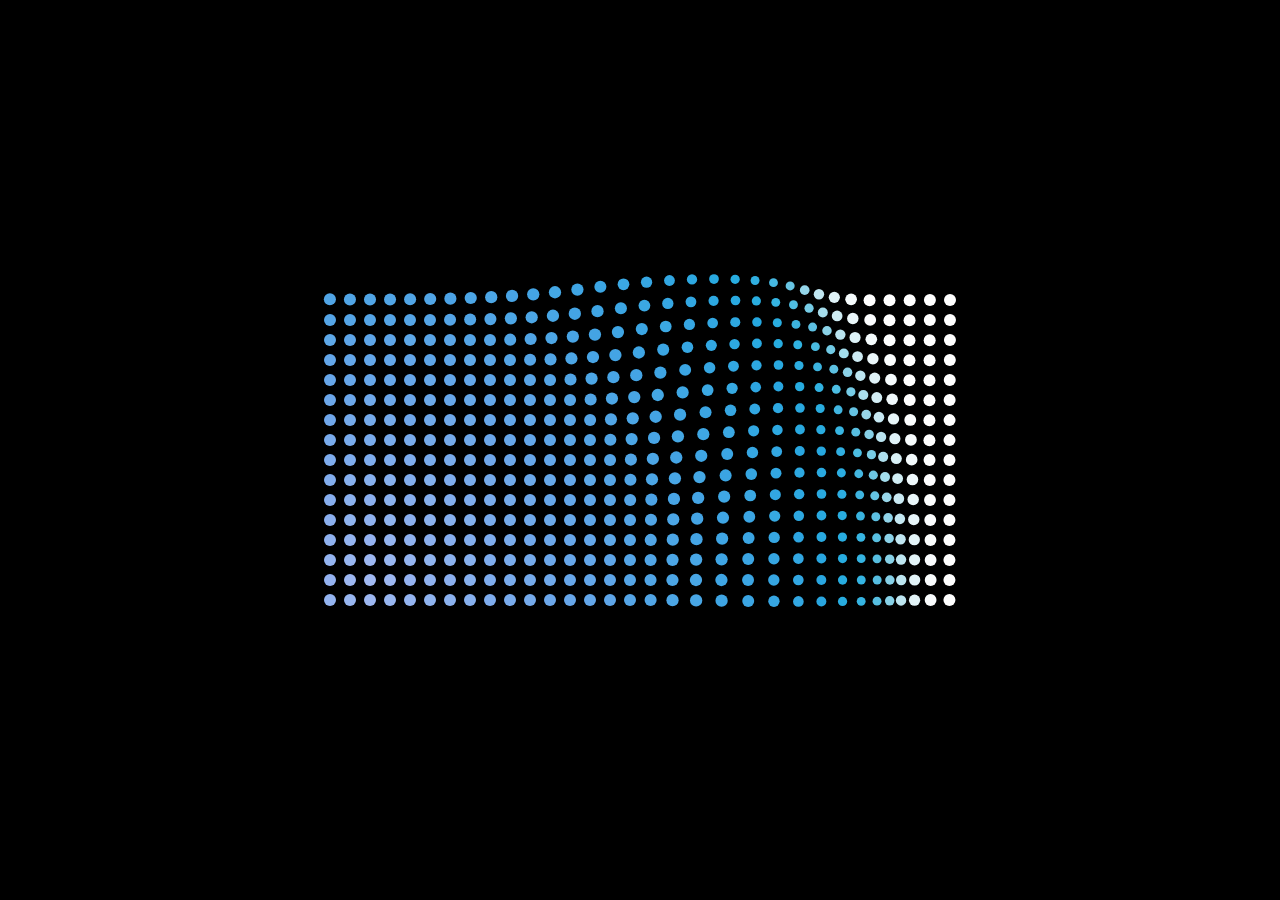
<file: animeCSS/libs/anime-master/documentation/examples/advanced-staggering-2.html>
<!DOCTYPE html>
<html>
<head>
  <title>advanced staggering • anime.js</title>
  <meta charset="utf-8">
  <meta name="viewport" content="width=device-width, initial-scale=1, maximum-scale=1">
  <meta property="og:title" content="anime.js">
  <meta property="og:url" content="https://animejs.com">
  <meta property="og:description" content="Javascript Animation Engine">
  <meta property="og:image" content="https://animejs.com/documentation/assets/img/icons/og.png">
  <meta name="twitter:card" content="summary">
  <meta name="twitter:title" content="anime.js">
  <meta name="twitter:site" content="@juliangarnier">
  <meta name="twitter:description" content="Javascript Animation Engine">
  <meta name="twitter:image" content="https://animejs.com/documentation/assets/img/icons/twitter.png">
  <link rel="apple-touch-icon-precomposed" href="../assets/img/social-media-image.png">
  <link rel="icon" type="image/png" href="../assets/img/favicon.png" >
  <link href="../assets/css/animejs.css" rel="stylesheet">
  <link href="../assets/css/documentation.css" rel="stylesheet">
  <style>

    :root {
      font-size: 20px;
    }

    body {
      display: flex;
      flex-wrap: wrap;
      justify-content: center;
      align-items: center;
      height: 100vh;
      background-color: #000;
    }

    .stagger-visualizer {
      display: flex;
      flex-wrap: wrap;
      justify-content: center;
      align-items: center;
      position: relative;
      width: 32rem;
      height: 16rem;
    }

    .dots-wrapper {
      position: absolute;
      display: flex;
      flex-wrap: wrap;
      justify-content: center;
      align-items: center;
      width: 100%;
      height: 100%;
    }

    .stagger-visualizer .dot {
      position: relative;
      width: calc(1rem - 8px);
      height: calc(1rem - 8px);
      margin: 4px;
      border-radius: 50%;
      background-color: currentColor;
    }

  </style>
</head>
<body>

  <div class="stagger-visualizer">
    <div class="dots-wrapper"></div>
  </div>

</body>
<script type="module">

  import anime from '../../src/index.js';

  var advancedStaggeringAnimation = (function() {

    var staggerVisualizerEl = document.querySelector('.stagger-visualizer');
    var dotsWrapperEl = staggerVisualizerEl.querySelector('.dots-wrapper');
    var dotsFragment = document.createDocumentFragment();
    var grid = [32, 16];
    var cellSize = 1;
    var numberOfElements = grid[0] * grid[1];
    var animation;
    var paused = true;

    for (var i = 0; i < numberOfElements; i++) {
      var dotEl = document.createElement('div');
      dotEl.classList.add('dot');
      dotsFragment.appendChild(dotEl);
    }

    dotsWrapperEl.appendChild(dotsFragment);

    var index = anime.random(0, numberOfElements-1);
    var nextIndex = 0;

    function play() {

      paused = false;
      if (animation) animation.pause();

      nextIndex = anime.random(0, numberOfElements-1);

      var saturation = 75;

      var colorStart = anime.random(0, 256);
      var colorEnd = anime.random(0, 256);
      var colorRangeValue = [colorStart, colorEnd];
      var luminosityStart = anime.random(60, 80);
      var luminosityEnd = anime.random(20, 40);
      var luminosityRangeValue = [luminosityStart, luminosityEnd];

      function staggeredGridColors(el, i, total) {
        var hue = Math.round(anime.stagger(colorRangeValue, {grid: grid, from: index})(el, i, total));
        var luminosity = Math.round(anime.stagger(luminosityRangeValue, {grid: grid, from: index})(el, i, total));
        return 'hsl(' + hue + ', ' + saturation + '%, ' + luminosity + '%)';
      }

      animation = anime({
        targets: '.stagger-visualizer .dot',
        keyframes: [
          {
            zIndex: function(el, i, total) {
              return Math.round(anime.stagger([numberOfElements, 0], {grid: grid, from: index})(el, i, total));
            },
            translateX: anime.stagger('-.001rem', {grid: grid, from: index, axis: 'x'}),
            translateY: anime.stagger('-.001rem', {grid: grid, from: index, axis: 'y'}),
            duration: 200
          }, {
            translateX: anime.stagger('.075rem', {grid: grid, from: index, axis: 'x'}),
            translateY: anime.stagger('.075rem', {grid: grid, from: index, axis: 'y'}),
            scale: anime.stagger([2, .2], {grid: grid, from: index}),
            backgroundColor: staggeredGridColors,
            duration: 450
          }, {
            translateX: 0,
            translateY: 0,
            scale: 1,
            duration: 500,
          }
        ],
        delay: anime.stagger(60, {grid: grid, from: index}),
        easing: 'easeInOutQuad',
        complete: play
      }, 30)

      index = nextIndex;

    }

    play();

  })();

</script>
</html>
</file>
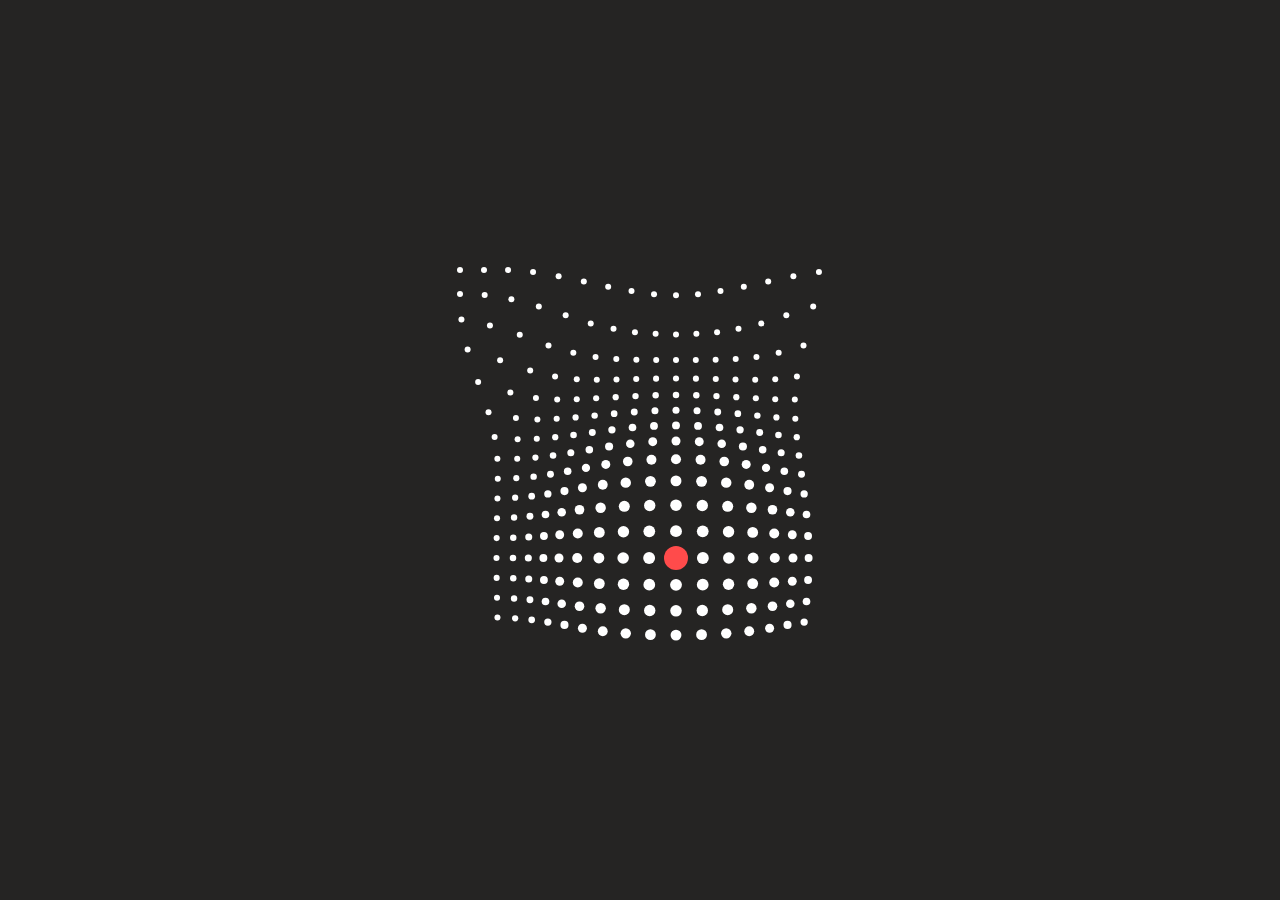
<file: animeCSS/libs/anime-master/documentation/examples/advanced-staggering.html>
<!DOCTYPE html>
<html>
<head>
  <title>advanced staggering • anime.js</title>
  <meta charset="utf-8">
  <meta name="viewport" content="width=device-width, initial-scale=1, maximum-scale=1">
  <meta property="og:title" content="anime.js">
  <meta property="og:url" content="https://animejs.com">
  <meta property="og:description" content="Javascript Animation Engine">
  <meta property="og:image" content="https://animejs.com/documentation/assets/img/icons/og.png">
  <meta name="twitter:card" content="summary">
  <meta name="twitter:title" content="anime.js">
  <meta name="twitter:site" content="@juliangarnier">
  <meta name="twitter:description" content="Javascript Animation Engine">
  <meta name="twitter:image" content="https://animejs.com/documentation/assets/img/icons/twitter.png">
  <link rel="apple-touch-icon-precomposed" href="../assets/img/social-media-image.png">
  <link rel="icon" type="image/png" href="../assets/img/favicon.png" >
  <link href="../assets/css/animejs.css" rel="stylesheet">
  <link href="../assets/css/documentation.css" rel="stylesheet">
  <style>

    :root {
      font-size: 24px;
    }

    body {
      display: flex;
      flex-wrap: wrap;
      justify-content: center;
      align-items: center;
      height: 100vh;
    }

    .stagger-visualizer {
      position: relative;
      display: flex;
      flex-wrap: wrap;
      justify-content: center;
      align-items: center;
      width: 16rem;
      height: 16rem;
    }

    .stagger-visualizer .dot {
      position: relative;
      width: .25rem;
      height: .25rem;
      margin: .375rem;
      background-color: currentColor;
      border-radius: 50%;
    }

    .stagger-visualizer .cursor {
      position: absolute;
      z-index: 1;
      top: 0;
      left: 0;
      width: 1rem;
      height: 1rem;
      background-color: currentColor;
      border-radius: 50%;
    }

  </style>
</head>
<body>

  <div class="stagger-visualizer">
    <div class="cursor color-red"></div>
  </div>

</body>
<script type="module">

  import anime from '../../src/index.js';

  const staggerVisualizerEl = document.querySelector('.stagger-visualizer');
  const fragment = document.createDocumentFragment();
  const numberOfElements = 16*16;
  var animation;

  for (let i = 0; i < numberOfElements; i++) {
    const dotEl = document.createElement('div');
    dotEl.classList.add('dot');
    fragment.appendChild(dotEl);
  }

  staggerVisualizerEl.appendChild(fragment);

  let index = anime.random(0, numberOfElements);
  let nextIndex = 0;

  function animateGrid() {

    if (animation) animation.pause();

    nextIndex = anime.random(0, numberOfElements);

    anime.set('.cursor', {
      translateX: anime.stagger('-1rem', {grid: [16, 16], from: index, axis: 'x'}),
      translateY: anime.stagger('-1rem', {grid: [16, 16], from: index, axis: 'y'})
    });

    animation = anime.timeline({
      easing: 'easeInOutQuad',
      complete: animateGrid
    })
    .add({
      targets: '.cursor',
      keyframes: [
        { scale: .625 }, 
        { scale: 1.125 },
        { scale: 1 }
      ],
      duration: 600
    })
    .add({
      targets: '.dot',
      keyframes: [
        {
          translateX: anime.stagger('-.175rem', {grid: [16, 16], from: index, axis: 'x'}),
          translateY: anime.stagger('-.175rem', {grid: [16, 16], from: index, axis: 'y'}),
          duration: 200
        }, {
          translateX: anime.stagger('.125rem', {grid: [16, 16], from: index, axis: 'x'}),
          translateY: anime.stagger('.125rem', {grid: [16, 16], from: index, axis: 'y'}),
          scale: 2,
          duration: 500
        }, {
          translateX: 0,
          translateY: 0,
          scale: 1,
          duration: 600,
        }
      ],
      delay: anime.stagger(50, {grid: [16, 16], from: index})
    }, '-=600')
    .add({
      targets: '.cursor',
      translateX: { value: anime.stagger('-1rem', {grid: [16, 16], from: nextIndex, axis: 'x'}), duration: anime.random(400, 1200) },
      translateY: { value: anime.stagger('-1rem', {grid: [16, 16], from: nextIndex, axis: 'y'}), duration: anime.random(400, 1200) },
      easing: 'easeOutSine'
    }, '-=1100')

    index = nextIndex;

  }

  animateGrid();

</script>
</html>
</file>
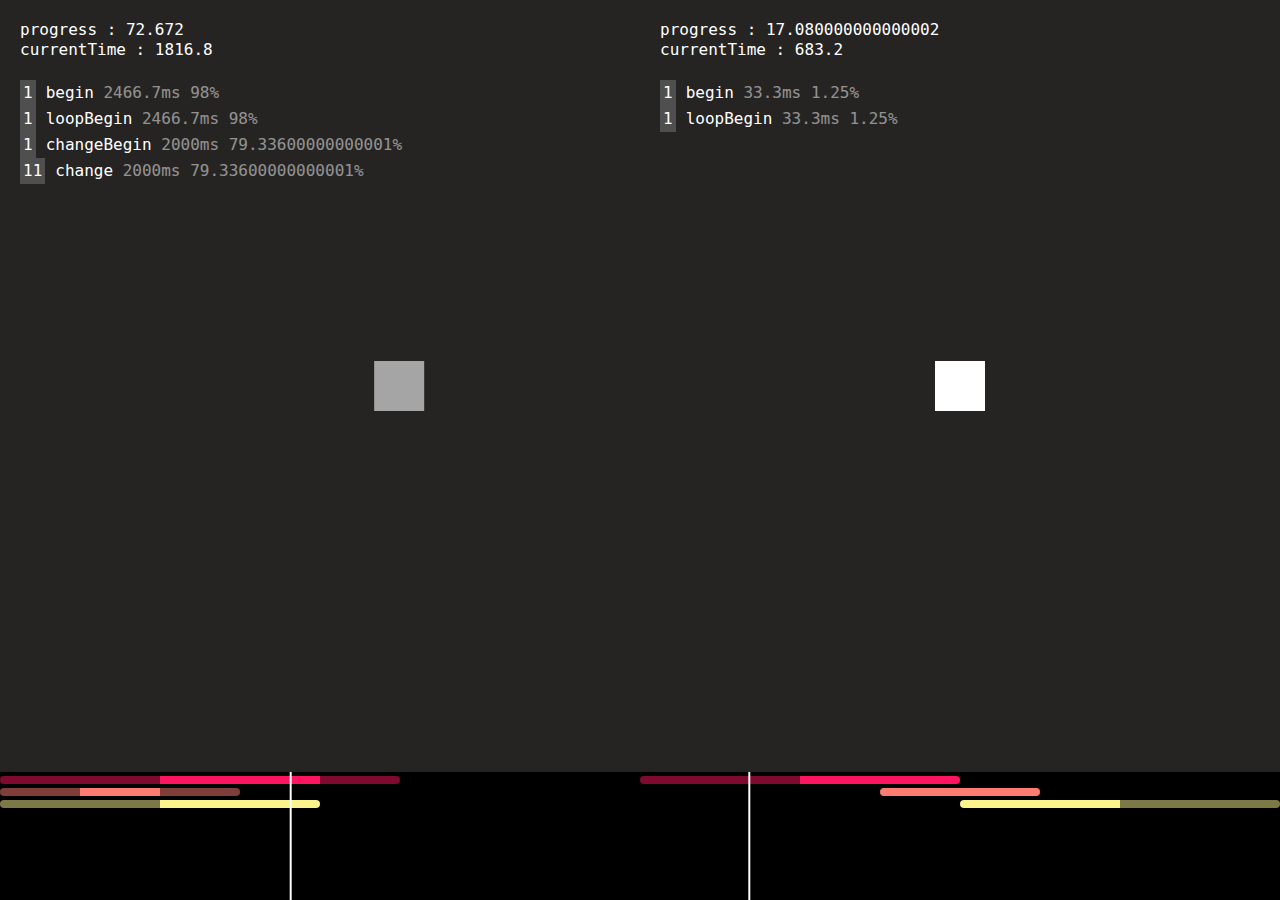
<file: animeCSS/libs/anime-master/documentation/examples/anime-callbacks.html>
<!DOCTYPE html>
<html>
<head>
  <title>Anime states system | anime.js</title>
  <meta charset="utf-8">
  <meta name="viewport" content="width=device-width, initial-scale=1, maximum-scale=1">
  <meta property="og:title" content="anime.js">
  <meta property="og:url" content="https://animejs.com">
  <meta property="og:description" content="Javascript Animation Engine">
  <meta property="og:image" content="https://animejs.com/documentation/assets/img/icons/og.png">
  <meta name="twitter:card" content="summary">
  <meta name="twitter:title" content="anime.js">
  <meta name="twitter:site" content="@juliangarnier">
  <meta name="twitter:description" content="Javascript Animation Engine">
  <meta name="twitter:image" content="https://animejs.com/documentation/assets/img/icons/twitter.png">
  <link rel="apple-touch-icon-precomposed" href="../assets/img/social-media-image.png">
  <link rel="icon" type="image/png" href="../assets/img/favicon.png" >
  <link href="../assets/css/animejs.css" rel="stylesheet">
  <link href="../assets/css/documentation.css" rel="stylesheet">
  <style>

    body {
      display: flex;
      flex-wrap: no-wrap;
      justify-content: space-around;
      align-items: center;
      position: absolute;
      width: 100%;
      height: 100vh;
      padding-bottom: 128px;
    }

    .el {
      width: 50px;
      height: 50px;
      background-color: currentColor;
    }

    .log {
      overflow-y: scroll;
      position: absolute;
      top: 0;
      height: 100%;
      padding: 20px;
      padding-top: 80px;
      font-size: 16px;
      line-height: 20px;
      text-align: left;
      font-family: monospace;
    }

    .log-animation {
      left: 0;
      width: 50%;
    }

    .log-timeline {
      left: 50%;
      width: 50%;
    }

    .counter {
      display: inline-block;
      margin-right: 10px;
      padding: 3px;
      background-color: rgba(255,255,255,.2);
    }

    .currentTime, .progress { opacity: .5 }

    .time {
      position: absolute;
      top: 0;
      height: 80px;
      padding: 20px;
      font-size: 16px;
      line-height: 20px;
      text-align: left;
      font-family: monospace;
    }

    .time-animation {
      left: 0;
      width: 50%;
    }

    .time-timeline {
      left: 50%;
      width: 50%;
    }

    /* Player animation */

    .timeline {
      position: fixed;
      bottom: 0;
      height: 128px;
      padding-top: 4px;
      background-color: #000;
    }

    .timeline.player-animation {
      width: 50%;
      left: 0;
    }

    .timeline.player-timeline {
      width: 50%;
      left: 50%;
    }

    .tl-needle {
      position: absolute;
      z-index: 2;
      top: 0;
      left: 0;
      bottom: 0;
      width: 2px;
      margin-left: -1px;
      background-color: #FFF;
    }

    .tl-animation {
      position: relative;
      display: flex;
      justify-content: space-between;
      width: auto;
      height: 8px;
      margin-bottom: 4px;
      background-color: currentColor;
      border-radius: .5rem;
    }

    .tl-delay,
    .tl-end-delay {
      width: auto;
      height: 100%;
      background-color: rgba(0,0,0,.5);
    }

  </style>
</head>
<body>

  <div class="el color-04"></div>

  <div class="el color-08"></div>

  <div class="log log-animation"></div>
  <div class="time time-animation"></div>

  <div class="log log-timeline"></div>
  <div class="time time-timeline"></div>

</body>
<script type="module">

  import anime from '../../src/index.js';

  var animationTimeLogEl = document.querySelector('.time-animation');
  var timelineTimeLogEl = document.querySelector('.time-timeline');

  var animation = anime({
    targets: '.el.color-04',
    translateX: [
      {value: 200},
      {value: -200},
      {value: 200}
    ],
    rotate: {
      value: 720,
      easing: 'easeInOutCirc',
      duration: 500,
      delay: 500
    },
    opacity: {
      value: .5,
      easing: 'linear',
      duration: 1000,
      delay: 1000,
      endDelay: 0
    },
    delay: 1000,
    endDelay: 500,
    duration: 1000,
    easing: 'easeOutQuad',
    direction: 'reverse',
    loop: 2,
    autoplay: false,
    update: function(a) {
      animationTimeLogEl.innerHTML = 'progress : ' + a.progress + '<br>currentTime : ' + a.currentTime;
    },
  });


  var tl = anime.timeline({
    targets: '.el.color-08',
    easing: 'easeInOutQuad',
    autoplay: false,
    direction: 'alternate',
    loop: 3,
    update: function(a) {
      timelineTimeLogEl.innerHTML = 'progress : ' + a.progress + '<br>currentTime : ' + a.currentTime;
    }
  })
  .add({
    translateX: 100,
    delay: 1000
  })
  .add({
    translateY: 100
  }, '-=500')
  .add({
    rotate: 360,
    endDelay: 1000
  }, '-=500');


  function animePlayer(instance, playerClass) {

    function createEl(type, className, parentEl) {
      var el = document.createElement(type);
      if (className) el.classList.add(className);
      if (parentEl) parentEl.appendChild(el);
      return el;
    }

    var timelineEl = createEl('div', 'timeline', document.body);
    if (playerClass) timelineEl.classList.add(playerClass);
    var needleEl = createEl('div', 'tl-needle', timelineEl);
    var animations = [];
    var colors = ['#FF1461','#FF7C72','#FBF38C','#A6FF8F','#18FF92','#1CE2B2','#5EF3FB','#61C3FF','#5A87FF','#8453E3','#C26EFF','#FB89FB'];
    var colorIndex = 0;

    function convertMStoEM(ms) { return ms / 100; }
    function convertEMtoMS(em) { return parseFloat(em) * 250; }

    function createAnimationLog(animObj, timelineOffset) {
      var anim = animObj;
      anim.player = {};
      anim.player.animationEl = createEl('div', 'tl-animation', timelineEl);
      anim.player.delayEl = createEl('div', 'tl-delay', anim.player.animationEl);
      anim.player.endDelayEl = createEl('div', 'tl-end-delay', anim.player.animationEl);
      anim.update = function() {
        anime.set(anim.player.animationEl, {
          left: convertMStoEM(timelineOffset) + 'em',
          width: convertMStoEM(anim.duration) + 'em'
        });
        anime.set(anim.player.delayEl, {width: (anim.delay / anim.duration) * 100 + '%'});
        anime.set(anim.player.endDelayEl, {width: (anim.endDelay / anim.duration) * 100 + '%'});
      }
      anime.set(anim.player.animationEl, {color: colors[colorIndex]});
      colorIndex++;
      if (!colors[colorIndex]) colorIndex = 0;
      anim.update();
      animations.push(anim);
      return anim;
    }

    instance.pause();

    var playerAnimation = anime({
      targets: needleEl,
      translateX: convertMStoEM(instance.duration) + 'em',
      duration: instance.duration,
      direction: instance.direction,
      loop: instance.loop,
      easing: 'linear',
      update: function(a) {
        instance.seek(a.currentTime);
      },
      complete: function(a) {
        instance.seek(a.currentTime);
      }
    });

    if (instance.children.length) {
      instance.children.forEach(function(child) {
        child.animations.forEach(function(anim) {
          createAnimationLog(anim, child.timelineOffset);
        });
      })
    } else {
      instance.animations.forEach(function(anim) {
        createAnimationLog(anim);
      });
    }

  }

  animePlayer(animation, 'player-animation');
  animePlayer(tl, 'player-timeline');

  function logCallbacks(animation, logEl, callbacks) {

    function appendLog(cbName) {
      animation[cbName] = function() {
        var pEl = document.createElement('p');
        var counterSpanEl = document.createElement('span');
        var currentTimeSpanEl = document.createElement('span');
        var progressSpanEl = document.createElement('span');
        var textSpanEl = document.createElement('span');
        var lastPEl = logEl.querySelector('p:last-child');
        currentTimeSpanEl.innerHTML = ' ' + animation.currentTime + 'ms';
        progressSpanEl.innerHTML = ' ' + animation.progress + '%';
        if (lastPEl && lastPEl.querySelector('.text').innerHTML === cbName) {
          var lastCountEl = lastPEl.querySelector('.counter');
          var lastCountValue = parseFloat(lastCountEl.innerHTML);
          lastCountValue++;
          lastCountEl.innerHTML = lastCountValue;
        } else {
          counterSpanEl.innerHTML = 1;
          textSpanEl.innerHTML = cbName;
          counterSpanEl.classList.add('counter');
          textSpanEl.classList.add('text');
          currentTimeSpanEl.classList.add('currentTime');
          progressSpanEl.classList.add('progress');
          pEl.appendChild(counterSpanEl);
          pEl.appendChild(textSpanEl);
          pEl.appendChild(currentTimeSpanEl);
          pEl.appendChild(progressSpanEl);
          logEl.appendChild(pEl);
          logEl.scrollTop = logEl.scrollHeight;
        }
      }
    }

    callbacks.forEach(appendLog);

  }

  logCallbacks(animation, document.querySelector('.log-animation'), [
    'begin',
    'loopBegin',
    'changeBegin',
    'change',
    'changeComplete',
    'loopComplete',
    'complete'
  ]);


  logCallbacks(tl, document.querySelector('.log-timeline'), ['begin',
    'loopBegin',
    'changeBegin',
    'change',
    'changeComplete',
    'loopComplete',
    'complete'
  ]);


</script>
</html>
</file>
<file: animeCSS/anime.css>
.txt {
  position: relative;
  color: deeppink;
  font-weight: bold;
  font-size: 28px;
}

.txt2 {
  position: relative;
  color: pink;
  font-weight: bold;
  font-size: 20px;
}

#id1 {
  position: relative;
  color: hotpink;
  font-weight: bold;
  font-size: 24px;
}

.row {
  height: 45px;
  margin: 5px;
}

.row1 {
  height: 45px;
  background-color: antiquewhite;
  margin: 5px;
}

.row3 {
  margin: 5px;
}

.image {
  opacity: 0.95;
}
</file>
<file: photoAnime/anime.css>
hr {
  border-top: 10px solid yellow;
} /**isn't working**/

}
img {
  max-width: 100%;
}

div.fixed {
  position: absolute;
  padding-top: 50px;
  padding-left: 50px;
  bottom: 100;
  right: 100;
  width: 500px;
  z-index: 1;
}

div.fixed2 {
  position: absolute;
  padding-bottom: 60px;
  padding-left: 100px;
  bottom: 0;
  right: 0;
  width: 600px;
  z-index: 2;
}

.container {
  vertical-align: middle;
  padding-top: 30px;
  position: relative;
}

div.col {
  opacity: 0.3;
  max-width: 330px;
}
</file>
<file: svgAnime/css/anime.css>
body {
  display: flex;
  align-items: center;
  justify-content: center;
  position: absolute;
  overflow: hidden;
  width: 100%;
  height: 100%;
}
.anim, .anim svg {
  position: relative;
  width: 100%;
  height: 100%;
}
.anim path {
  stroke-width: 8;
}
</file>
<file: animeCSS/libs/anime-master/documentation/assets/css/animejs.css>
@font-face {
 font-family: "Roobert";
 font-weight: 400;
 font-style: normal;
 src: url("../fonts/Roobert-Regular.woff2") format("woff2");
}

@font-face {
 font-family: "Roobert";
 font-weight: 400;
 font-style: italic;
 src: url("../fonts/Roobert-Regular.woff2") format("woff2");
}

@font-face {
 font-family: "Roobert";
 font-weight: 600;
 font-style: normal;
 src: url("../fonts/Roobert-SemiBold.woff2") format("woff2");
}

@font-face {
 font-family: "Roobert";
 font-weight: 600;
 font-style: italic;
 src: url("../fonts/Roobert-SemiBoldItalic.woff2") format("woff2");
}

@font-face {
  font-family: "InputMono";
  src: url("../fonts/InputMono-Regular.woff2") format("woff2"),
      url("../fonts/InputMono-Regular.woff") format("woff");
  font-weight: normal;
  font-style: normal;
}

@font-face {
  font-family: "InputMono";
  src: url("../fonts/InputMono-Bold.woff2") format("woff2"),
      url("../fonts/InputMono-Bold.woff") format("woff");
  font-weight: bold;
  font-style: normal;
}

@font-face {
  font-family: "InputMono";
  src: url("../fonts/InputMono-BoldItalic.woff2") format("woff2"),
      url("../fonts/InputMono-BoldItalic.woff") format("woff");
  font-weight: bold;
  font-style: italic;
}

@font-face {
  font-family: "InputMono";
  src: url("../fonts/InputMono-Italic.woff2") format("woff2"),
      url("../fonts/InputMono-Italic.woff") format("woff");
  font-weight: normal;
  font-style: italic;
}

*, *:before, *:after {
  box-sizing: border-box;
  margin: 0;
  padding: 0;
  border: 0;
  font: inherit;
  vertical-align: baseline;
}

html,
body {
  background-color: #252423;
  color: #F6F4F2;
}

body {
  font-family: Roobert, Helvetica Neue, Helvetica, Arial, sans-serif;
  font-weight: 400;
  font-feature-settings:"tnum" 1, "ss03" 1;
  -webkit-font-smoothing: antialiased;
}

h1, h2 {
  font-weight: 600;
}

input {
  font-family: Roobert, Helvetica Neue, Helvetica, Arial, sans-serif;
  font-variant-numeric: tabular-nums;
}

sup {
  vertical-align: super;
  font-size: .625em;
}

strong {
  font-weight: 600;
}

.color-white { color: #F6F4F2; } /* White */
.color-black { color: #2E2C2C; } /* Black */
.color-red, .color-targets { color: #FF4B4B; }/* red: */
.color-orange, .color-properties { color: #FF8F42; }/* orange: */
.color-lightorange, .color-prop-params { color: #FFC730; }/* lightorange: */
.color-yellow, .color-anim-params { color: #F6FF56; }/* yellow: */
.color-citrus, .color-values { color: #A4FF4F; }/* citrus: */
.color-green, .color-keyframes { color: #18FF74; }/* green: */
.color-darkgreen, .color-staggering { color: #00D672; }/* darkgreen: */
.color-turquoise, .color-tl { color: #3CFFEC; }/* turquoise: */
.color-skyblue, .color-controls { color: #61C3FF; }/* skyblue: */
.color-kingblue, .color-callbacks { color: #5A87FF; }/* kingblue: */
.color-lavender, .color-svg { color: #8453E3; }/* lavender: */
.color-purple, .color-easings { color: #C26EFF; }/* purple: */
.color-pink, .color-helpers { color: #FB89FB; }/* pink: */

.anime-mini-logo {
  width: 100px;
  height: 24px;
  transform: scaleY(.5);
}
</file>
<file: animeCSS/libs/anime-master/documentation/assets/css/anime-theme.css>
.hljs {
  display: block;
  color: #F6F4F2;
}

.hljs-comment,
.hljs-quote {
  color: #A2A09F;
  font-style: italic;
}

.hljs-doctag,
.hljs-keyword,
.hljs-formula {
  color: #B08CFF;
}

.hljs-section,
.hljs-name,
.hljs-selector-tag,
.hljs-deletion,
.hljs-subst {
  color: #FF7C72;
}

.hljs-literal {
  color: #1CE2B2;
}

.hljs-string,
.hljs-regexp,
.hljs-addition,
.hljs-attribute,
.hljs-attr,
.hljs-meta-string {
  color: #A6FF8F;
}

.hljs-built_in,
.hljs-class .hljs-title {
  color: #FBF38C;
}

.hljs-variable,
.hljs-template-variable,
.hljs-type,
.hljs-selector-class,
.hljs-selector-attr,
.hljs-selector-pseudo,
.hljs-number {
  color: #FF7C72;
}

.hljs-symbol,
.hljs-bullet,
.hljs-link,
.hljs-meta,
.hljs-selector-id,
.hljs-title {
  color: #61C3FF;
}

.hljs-emphasis {
  font-style: italic;
}

.hljs-strong {
  font-weight: bold;
}

.hljs-link {
  text-decoration: underline;
}
</file>
<file: animeCSS/libs/anime-master/documentation/assets/css/documentation.css>
html,
body,
header {
  background-color: #252423;
}

body {
  position: absolute;
  width: 100%;
  height: 100%;
  color: white;
  font-variant-numeric: tabular-nums;
  -webkit-font-smoothing: antialiased;
  overflow-x: hidden;
}

.content {
  overflow: hidden;
  opacity: 0;
  display: flex;
  flex-direction: row;
  width: 100%;
  height: 100%;
  transition: opacity 1s ease;
}

.ready .content {
  opacity: 1;
}

/* Headers */

.header {
  position: absolute;
  z-index: 1;
  top: 0;
  width: 100%;
}

.logo {
  display: flex;
  justify-content: space-between;
  opacity: .8;
  width: 100%;
  height: 20px;
  text-decoration: none;
  color: currentColor;
}

.logo:visited {
  color: currentColor;
}

.logo svg {
  width: 100%;
  height: 100%;
}

.logo:hover {
  opacity: 1;
}

.version-number {
  opacity: .6;
  color: currentColor;
}

header {
  position: sticky;
  top: 0;
  z-index: 2;
  display: flex;
  align-items: center;
  justify-content: space-between;
  width: 100%;
  height: 60px;
  padding-left: 20px;
  padding-right: 20px;
  border-bottom: 1px solid rgba(0,0,0,.65);
}

h2 {
  font-size: 16px;
  letter-spacing: 1px;
  text-transform: uppercase;
  font-weight: 200;
}

/* Panes */

.pane {
  position: relative;
  height: 100%;
}

/* Sidebar */

.sidebar {
  display: flex;
  flex-direction: column;
  width: 240px;
  padding-top: 60px;
  border-right: 1px solid rgba(0,0,0,.65);
}

.sidebar-info {
  display: flex;
  justify-content: space-between;
  padding: 20px;
}

.navigation {
  overflow-y: auto;
  width: 100%;
  height: 100%;
  padding: 10px 0 20px 20px;
}

.navigation ul {
  height: 30px;
  overflow-y: hidden;
  -webkit-transition:opacity .4s ease;
  transition: opacity .4s ease;
}

.navigation ul li {
  position: relative;
}

.navigation ul li:before {
  content: "";
  display: block;
  position: absolute;
  top: 4px;
  left: 2px;
  width: 1px;
  height: calc(100% - 8px);
  background-color: white;
}

.navigation ul li:first-child:before {
  display: none;
}

.navigation a {
  display: block;
  padding-left: 10px;
  color: white;
  text-decoration: none;
  font-size: 14px;
  line-height: 20px;
  letter-spacing: .5px;
  text-transform: uppercase;
}

.navigation ul li:first-child a {
  padding-left: 0;
  padding-top: 10px;
  padding-bottom: 10px;
}

.navigation ul li a,
.navigation ul li:before {
  opacity: .4;
}

.navigation ul li a {
  transition: opacity .4s ease, color .4s ease;
}

.navigation ul.active a {
  opacity: .7;
}

.navigation ul li:hover a,
.navigation ul li:hover:before {
  transition: none;
  opacity: 1;
}

.navigation ul li.active a,
.navigation ul li.active:before {
  opacity: 1;
  color: currentColor;
}

.navigation ul li.active:before {
  background-color: currentColor;
}

.navigation ul.active li:first-child a,
.navigation ul.active li:first-child a:hover {
  opacity: 1;
  color: currentColor;
}

/* Info pane */

.demo-info {
  flex-direction: column;
  font-size: 16px;
  line-height: 22px;
}

.info-output {
  overflow-x: hidden;
  overflow-y: auto;
  position: relative;
  top: 0;
  width: 100%;
  height: calc(100% - 60px);
  padding: 20px;
}

.demo-info pre {
  font-variant-ligatures: none;
  -webkit-font-variant-ligatures: none;
}

.demo-info code {
  font-family: "Input Mono Reg", monospace;
  font-size: 14px;
  line-height: 22px;
  white-space: pre-wrap;
}

.demo-info p {
  margin-bottom: 20px;
}

.demo-info p,
.demo-info td {
  color: #F6F4F2;
}

.demo-info i {
  font-style: italic;
}

.demo-info a {
  text-decoration: none;
  border-bottom: 1px dotted currentColor;
  word-wrap: break-word;
  overflow-wrap: break-word;
}

.demo-info a:hover {
  border-bottom: 1px solid currentColor;
}

.demo-info a[href^="http"],
.demo-info a[href^="http"]:visited {
  color: #F6F4F2;
}

.demo-info p.bubble {
  display: inline-block;
  position: relative;
  padding: 8px 12px;
}

.demo-info p.bubble.warning {
  color: #FBF38C;
}

.demo-info p.bubble.info {
  color: #61C3FF;
}

.demo-info p.bubble:after {
  content: "";
  pointer-events: none;
  color: currentColor;
  display: inline-block;
  position: absolute;
  top: 0;
  left: 0;
  right: 0;
  bottom: 0;
  background-color: currentColor;
  border-radius: 3px;
  opacity: .05;
}

.demo-info code.hljs {
  display: inline-block;
}

.demo-info pre {
  margin-bottom: 20px;
}

.demo-info pre code {
  position: relative;
  display: inline-block;
  width: 100%;
  padding: 8px 12px;
  background-color: rgba(0,0,0,.2);
  border: 1px solid rgba(0,0,0,.2);
  border-radius: 3px;
}

.demo-info p code {
  position: relative;
  padding: 0 2px;
  height: 20px;
  background-color: rgba(0,0,0,.2);
  box-shadow: inset 0 0 1px rgba(0,0,0,.4);
  border-radius: 3px;
}

.demo-info table {
  margin-bottom: 20px;
  border: 1px solid rgba(255,255,255,.15);
  border-spacing: 0;
  border-radius: 3px;
}

.demo-info td {
  vertical-align: middle;
  padding: 8px 12px;
  border-left: 1px solid rgba(255,255,255,.15);
  border-top: 1px solid rgba(255,255,255,.15);
}

.demo-info thead td {
  text-transform: uppercase;
  font-size: 16px;
  line-height: 22px;
  letter-spacing: 1px;
  color: rgba(255,255,255,.4);
  border-top: none;
}

.demo-info td:first-child {
  border-left: none;
}

.code-preview {
  width: 100%;
  padding-top: 40px;
}

.code-preview h2 {
  margin-bottom: 20px;
}

/* Demos */

.demos {
  overflow-y: scroll;
  width: calc(50% - 240px);
  min-width: 330px;
}

article {
  width: 100%;
  display: flex;
  flex-direction: column;
  flex-wrap: wrap;
  align-items: flex-start;
  justify-content: flex-start;
}

.demo {
  position: relative;
  z-index: 1;
  display: flex;
  align-items: center;
  justify-content: center;
  width: 100%;
  min-height: 200px;
  padding-top: 35px;
  border-bottom: 1px solid rgba(0,0,0,.65);
  cursor: pointer;
}

.demo-description {
  display: none;
}

.demo.controls {
  padding-top: 50px;
}

.demo.active.controls {
  cursor: default;
}

.demo:before {
  content: "";
  position: absolute;
  z-index: 0;
  top: 0;
  left: 0;
  opacity: 0;
  display: block;
  width: 100%;
  height: 100%;
  background-color: currentColor;
}

.demo.active:before {
  opacity: .05;
}

.demo-content {
  position: relative;
  display: flex;
  flex-direction: column;
  justify-content: center;
  text-align: center;
  width: 290px;
  height: 100%;
}

.demo-title {
  position: absolute;
  top: 0;
  left: 20px;
  width: calc(100% - 40px);
  padding: 23px 0;
  font-size: 14px;
  letter-spacing: 2px;
  text-transform: uppercase;
  color: #F6F4F2;
  opacity: .9;
}

.active .demo-title {
  color: currentColor;
  opacity: 1;
}

.line {
  width: 100%;
  padding: 1px 0px;
}

.line.align-center {
  display: flex;
  justify-content: center;
}

.grid {
  display: flex;
  flex-wrap: wrap;
}

.controls {
  opacity: .4;
  display: flex;
  align-items: center;
  justify-content: center;
  padding-top: 20px;
  padding-bottom: 10px;
}

.controls button {
  position: relative;
  display: block;
  margin: 0 0 0 -1px;
  padding: 5px 10px;
  font-size: 14px;
  text-transform: uppercase;
  border: 1px solid currentColor;
  background-color: transparent;
  color: currentColor;
}

.controls button:focus {
  outline: none;
}

.active .controls {
  opacity: 1;
}

.active .controls button:after {
  content: '';
  opacity: 0;
  position: absolute;
  left: 0;
  top: 0;
  display: block;
  width: 100%;
  height: 100%;
  background-color: currentColor;
}

.active .controls button:hover:after {
  opacity: .2;
}

.controls button.is-active:after,
.controls button.is-active:hover:after {
  opacity: .4;
}

.controls button:first-child {
  margin-left: 0;
}

.controls input {
  margin-left: 10px;
}

.text-output {
  padding-top: 10px;
  padding-bottom: 10px;
  font-size: 16px;
  color: currentColor;
  text-align: center;
  background-color: transparent;
  border: 1px solid currentColor;
}

.log {
  width: 100%;
  height: 100%;
  background: transparent;
  color: currentColor;
  border: none;
  font-size: 16px;
  text-align: center;
}

.bottom.log {
  padding-top: 10px;
  padding-bottom: 10px;
}

.logs {
  pointer-events: none;
  display: flex;
  flex-direction: column;
  align-items: center;
  position: absolute;
  width: 100%;
  height: auto;
}

.log:focus {
  outline: none;
}

input.progress {
  cursor: ew-resize;
}

input.progress[value] {
  position: relative;
  width: 100%;
  height: 27px;
  -webkit-appearance: none;
  background-color: transparent;
  color: currentColor;
}

input.progress[value]:focus {
  outline: none;
}

input.progress[value]:after {
  content: "";
  position: absolute;
  top: 13px;
  left: 0;
  width: 100%;
  height: 1px;
  background-color: currentColor;
}

input.progress[value]::-webkit-slider-thumb {
  -webkit-appearance: none;
  background-color: currentColor;
  border-radius: 50%;
  width: 16px;
  height: 16px;
}

.square,
.circle {
  pointer-events: none;
  position: relative;
  width: 28px;
  height: 28px;
  margin: 1px;
  background-color: currentColor;
  font-size: 14px;
}

.circle {
  border-radius: 50%;
}

.square.outline,
.circle.outline {
  background-color: transparent;
  border: 1px solid currentColor;
}

.triangle {
  pointer-events: none;
  position: relative;
  width: 0;
  height: 0;
  border-style: solid;
  border-width: 0 14px 24px 14px;
  border-color: transparent transparent currentColor transparent;
}

.small {
  width: 18px;
  height: 18px;
}

.small.triangle {
  border-width: 0 10px 17px 10px;
}

.large {
  width: 48px;
  height: 48px;
}

.stretched {
  height: 2px;
}

.shadow {
  position: absolute;
  opacity: .2;
}

.label {
  position: absolute;
  opacity: 0;
  display: flex;
  flex-direction: column;
  justify-content: center;
  text-align: left;
  width: 100%;
  height: auto;
  padding-left: 38px;
  transition: opacity .5s ease;
}

.demo.active .label {
  opacity: .2;
}

.small.label {
  height: 18px;
  padding-left: 28px;
}

.large.label {
  height: 48px;
  padding-left: 58px;
}

.motion-path {
  position: relative;
  width: 256px;
  margin: auto;
}

.follow-path {
  position: absolute;
  top: -9px;
  left: -9px;
}

.align-center {
  align-items: center;
}

.add-states-demo .el {
  border: 1px solid rgba(0,0,0,0);
}

#cssProperties .el {
  transform: translate3d(0,0,0);
}

/* Responsive */

.sidebar,
.demo-info {
  display: none;
}

.demos {
  top: 60px;
  width: 100%;
  min-width: auto;
  height: calc(100% - 60px);
  -webkit-overflow-scrolling: touch;
}

@media (min-width: 800px) {
  .header {
    width: 239px;
  }
  .demo-info {
    display: inherit;
    width: calc(100% - 380px);
  }
  .demos {
    top: 0;
    width: 380px;
    height: 100%;
  }
  .demos::-webkit-scrollbar {
    width: 1px;
    background-color: transparent;
  }

  .demos::-webkit-scrollbar-track {
    background-color: rgba(0,0,0,.65);
  }

  .demos::-webkit-scrollbar-thumb {
    background-color: rgba(255,255,255,.3);
  }

  .demos::-webkit-scrollbar-thumb:hover {
    background-color: rgba(255,255,255,.6);
  }
}

@media (min-width: 1100px) {
  .sidebar {
    display: inherit;
  }
  .demos {
    width: calc(50% - 240px);
  }
  .demo-info {
    width: 50%;
  }
}
</file>
